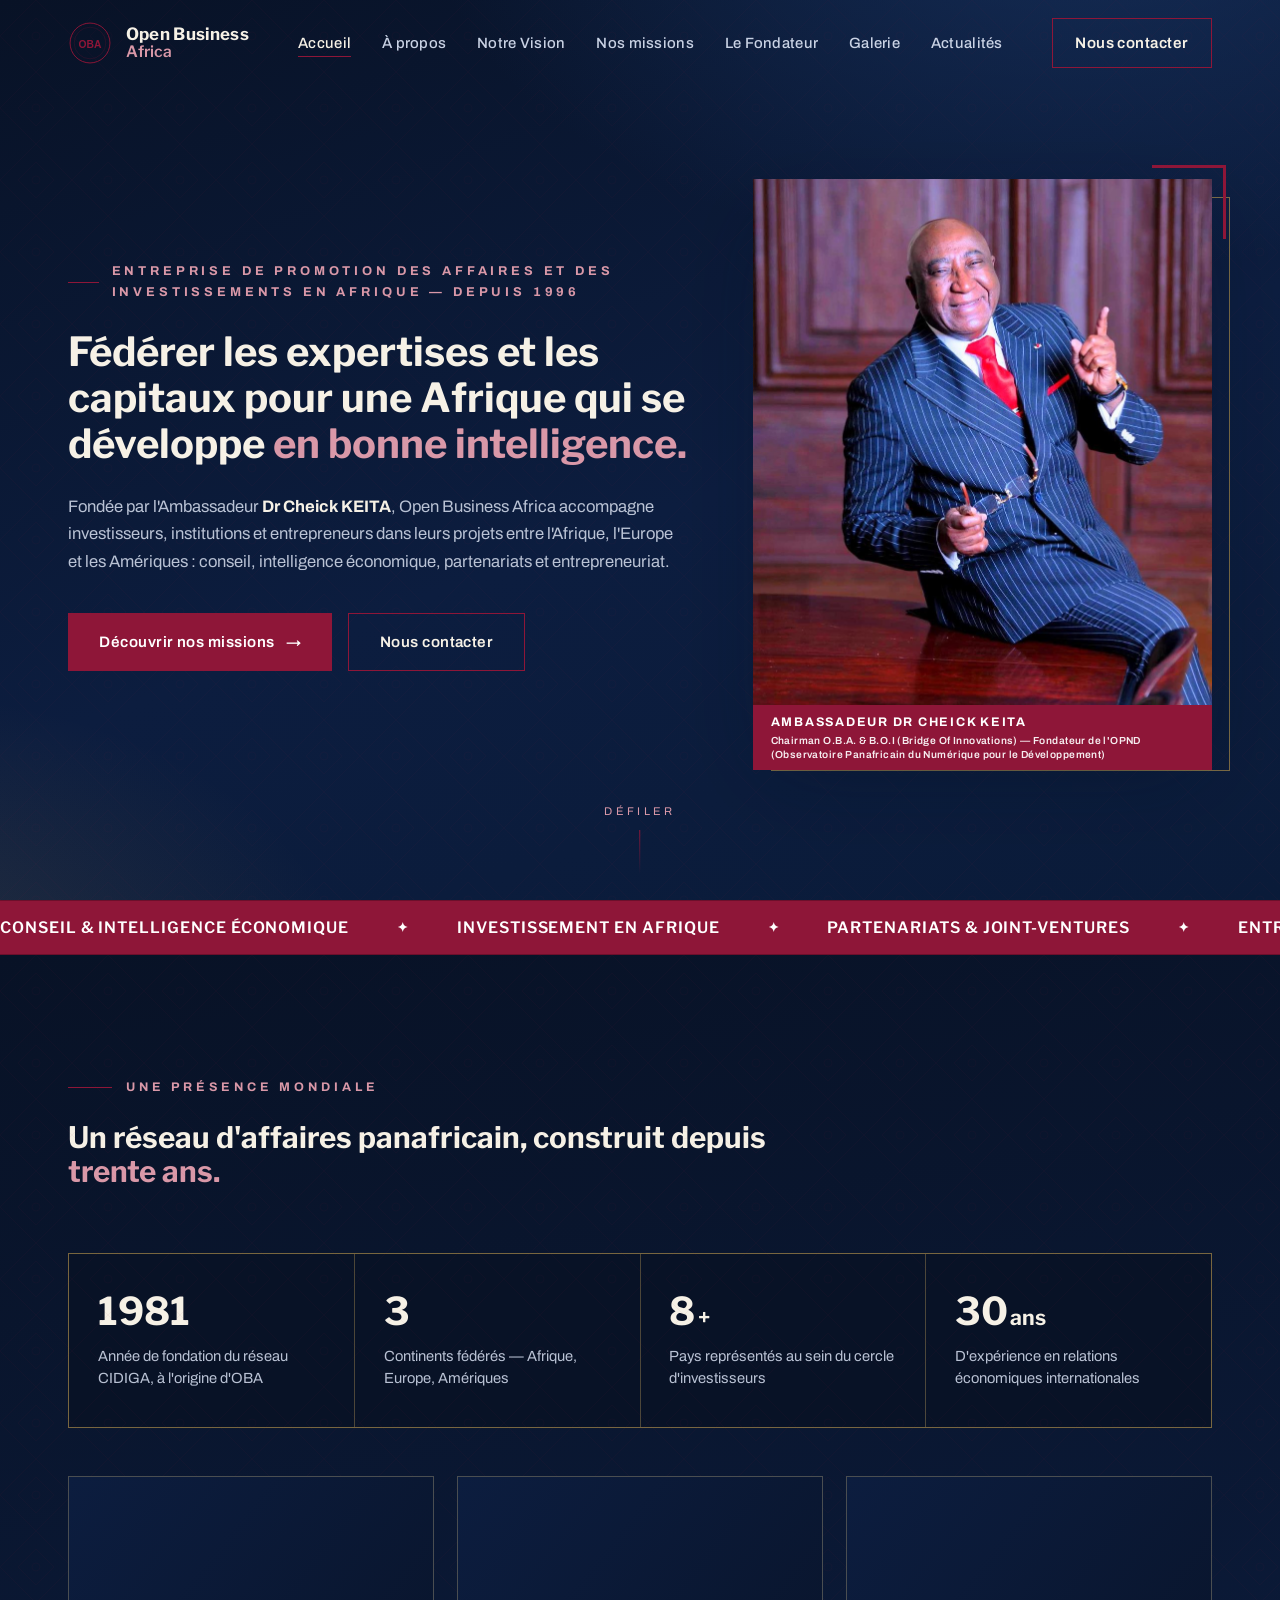
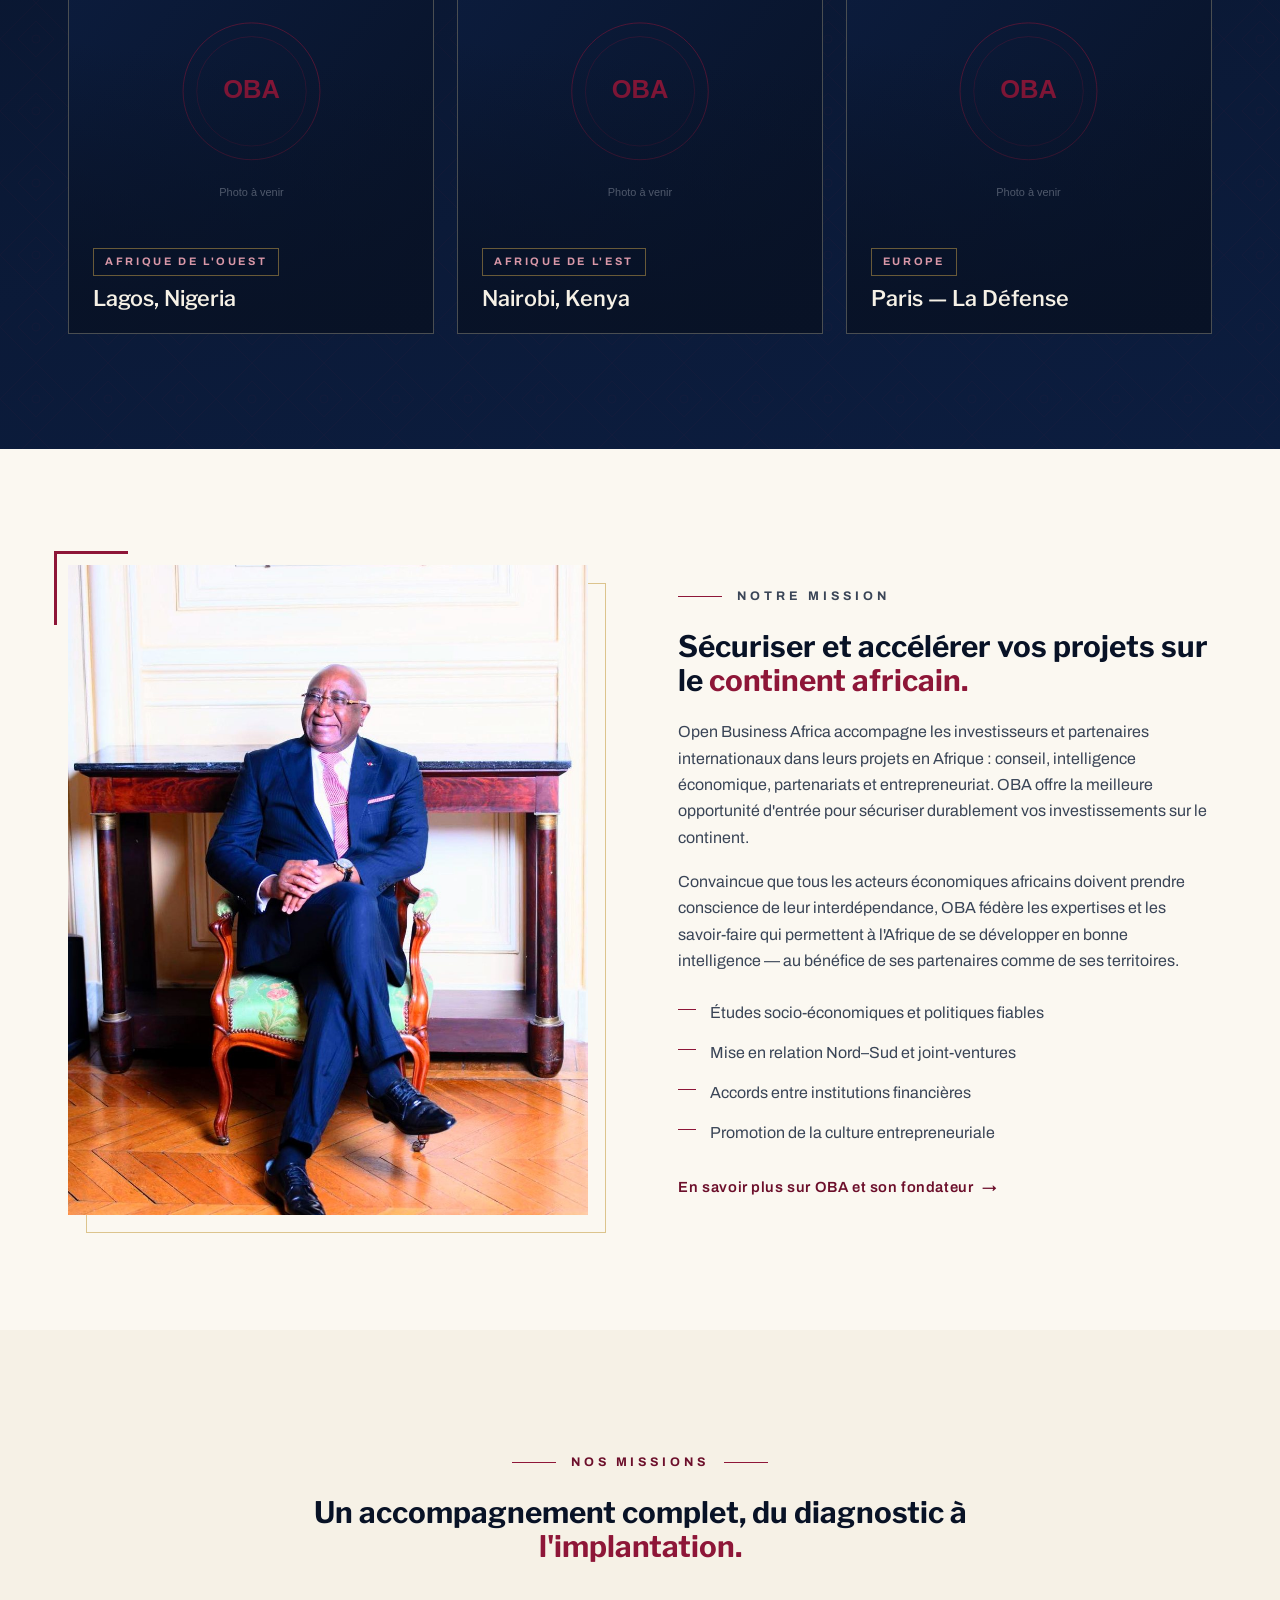
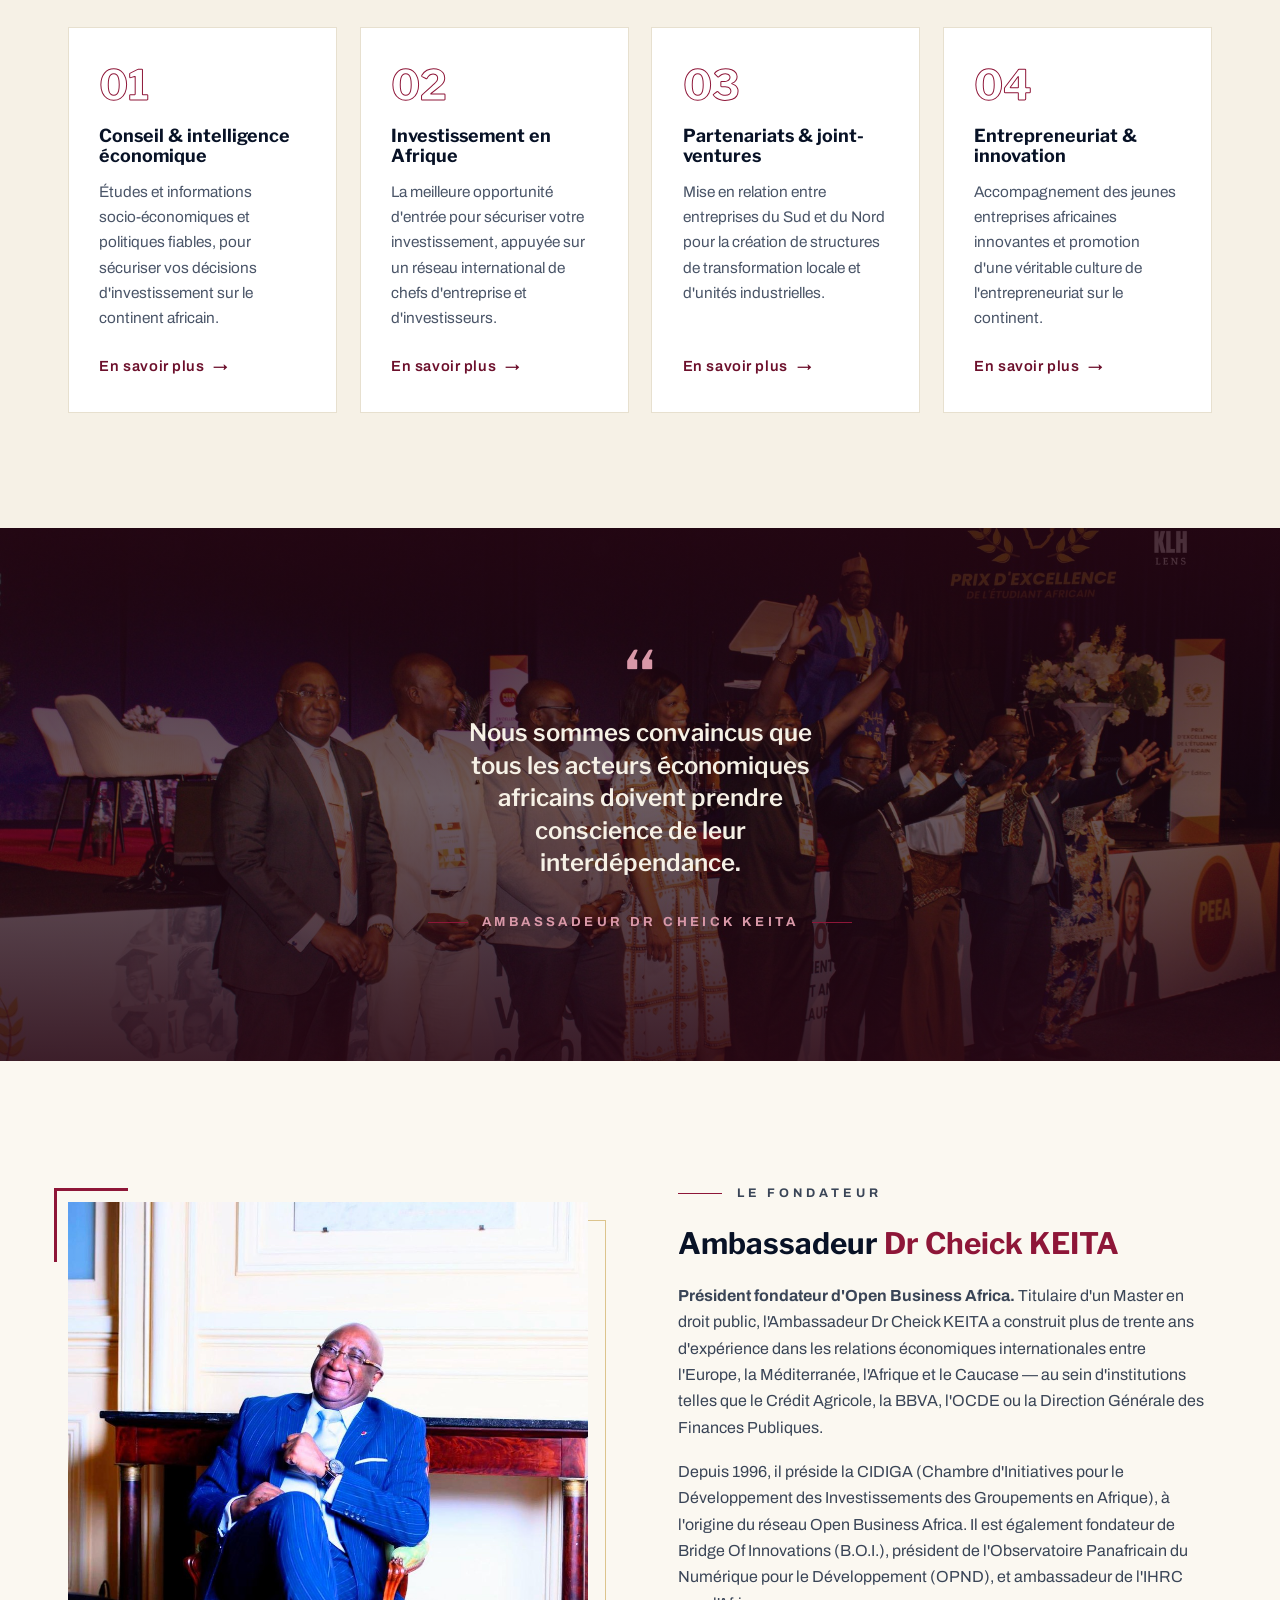
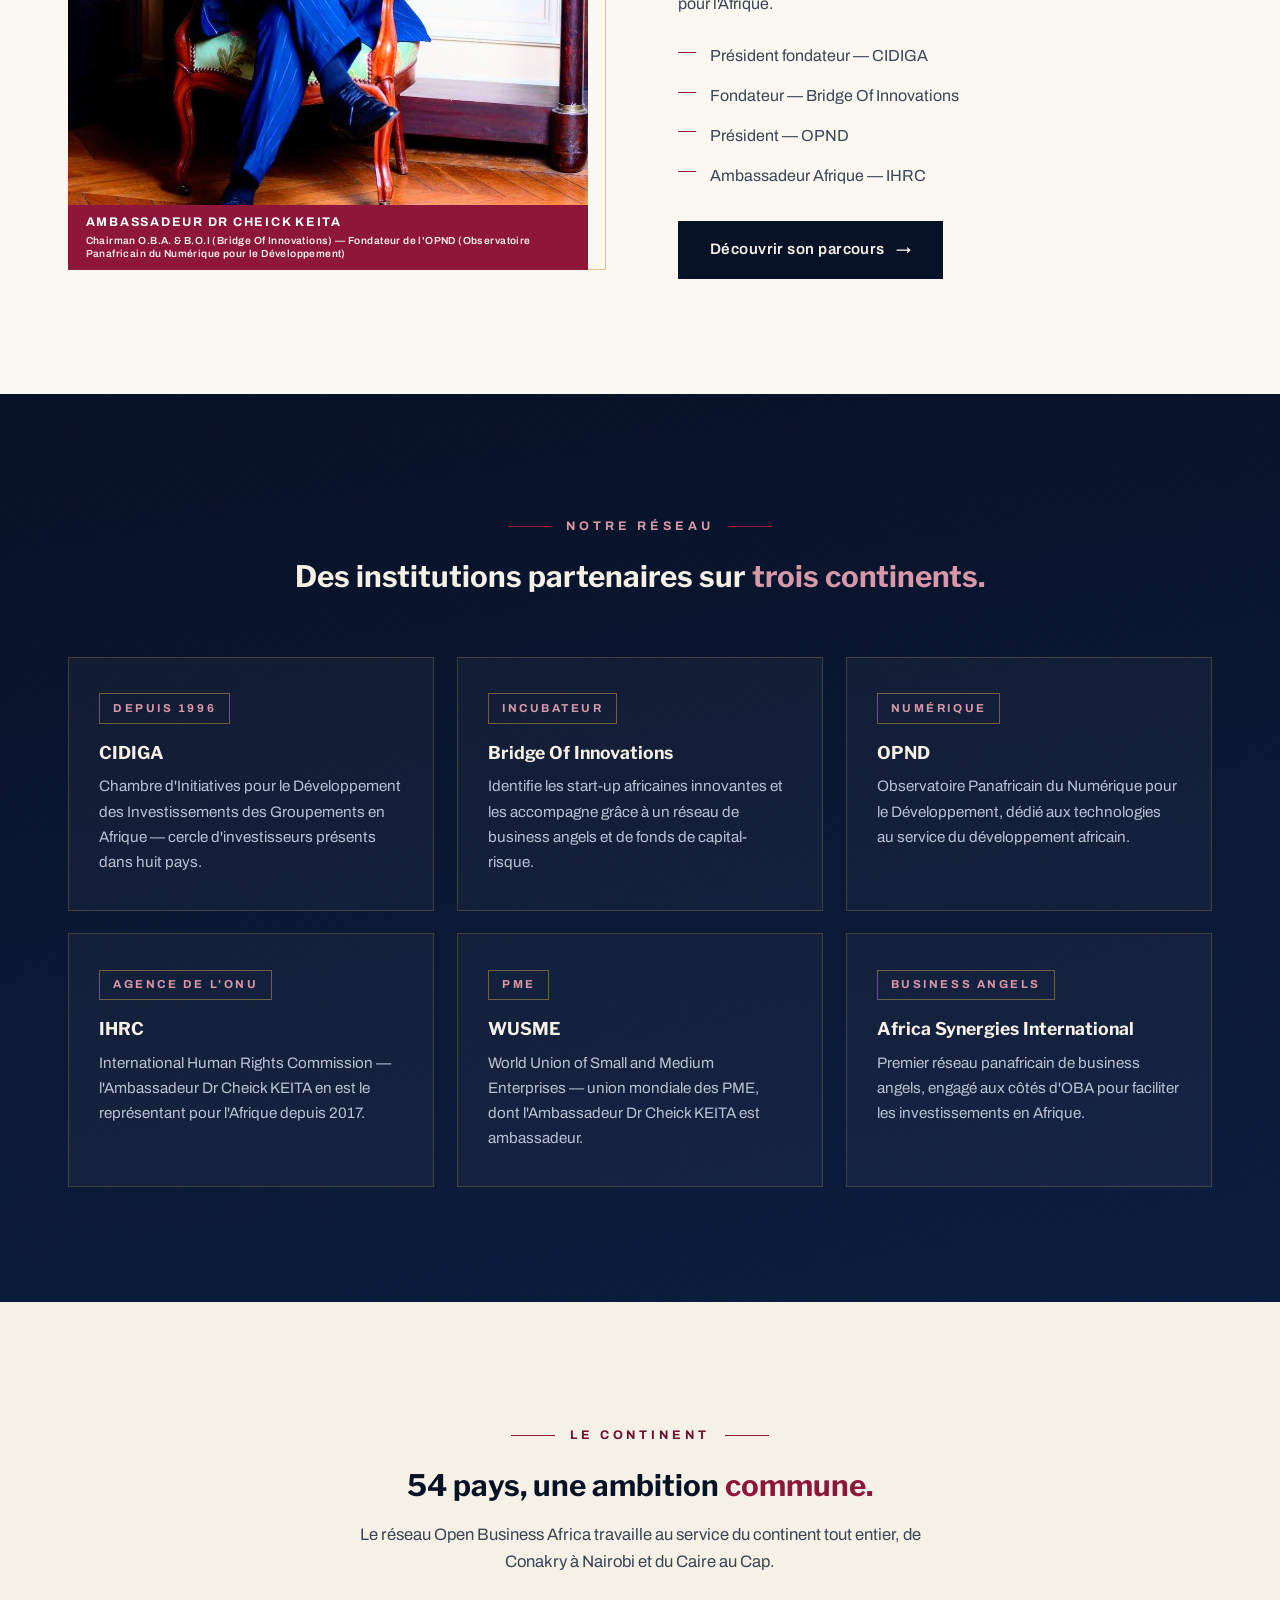
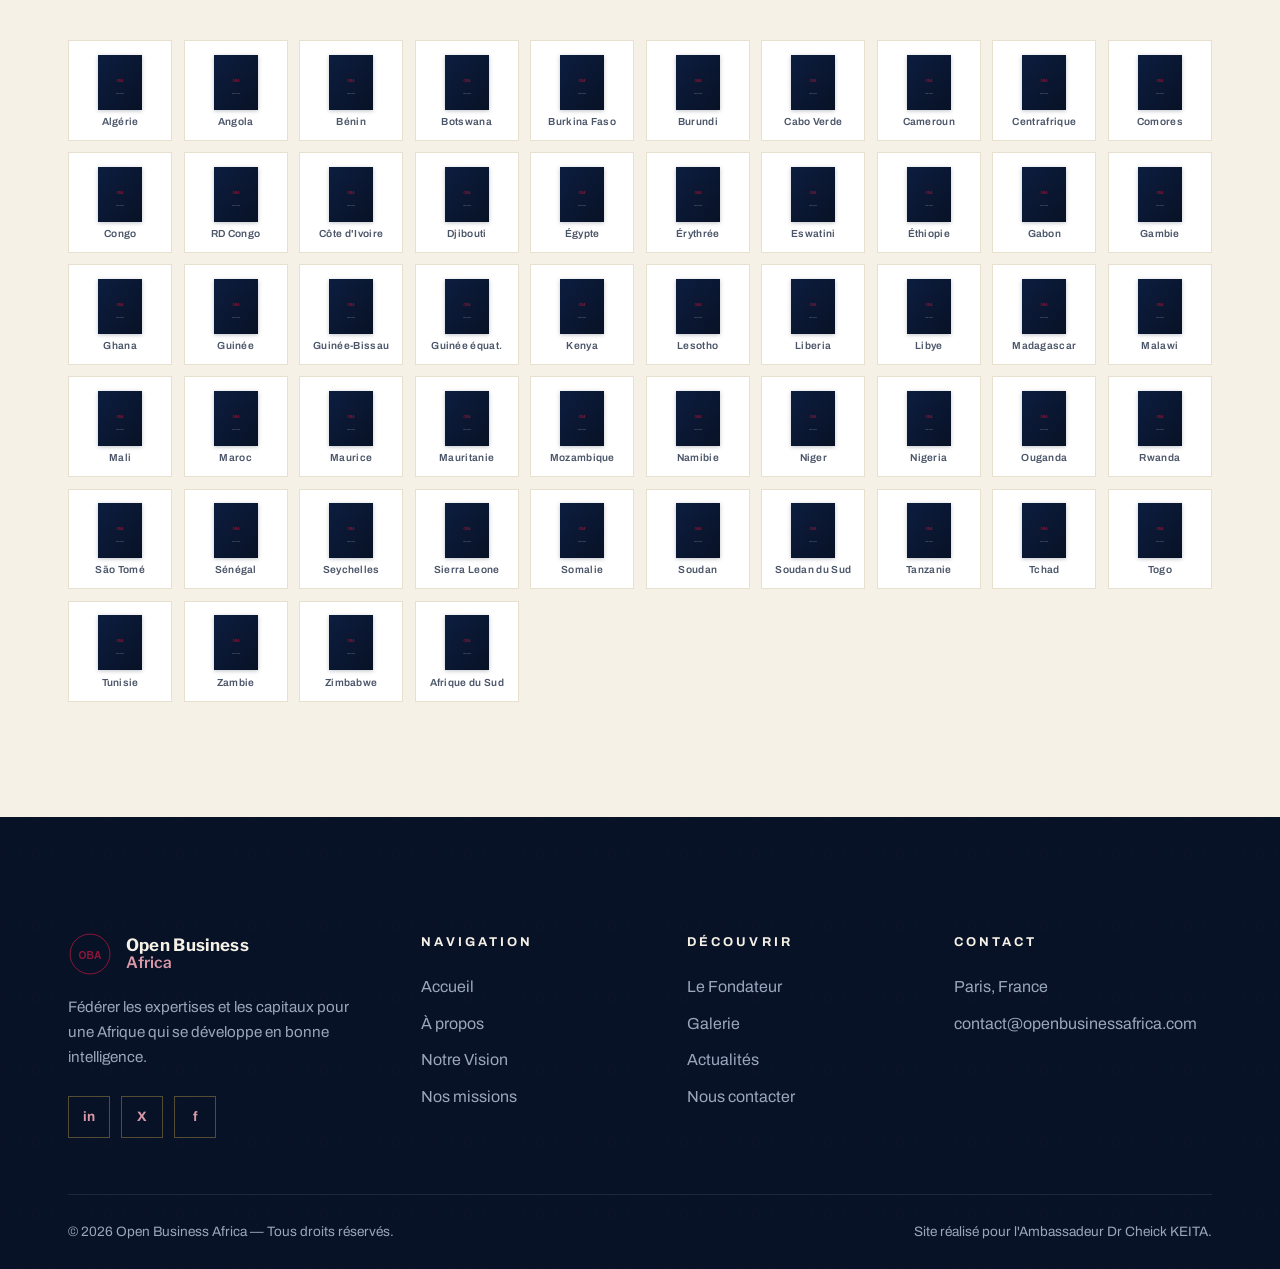
<file: index.html>
<!DOCTYPE html>
<html lang="fr">
<head>
<meta charset="UTF-8">
<meta name="viewport" content="width=device-width, initial-scale=1.0">
<title>Open Business Africa — Entreprise de promotion des affaires et des investissements en Afrique</title>
<meta name="description" content="Open Business Africa (OBA), fondée par l'Ambassadeur Dr Cheick KEITA, accompagne investisseurs, institutions et entrepreneurs dans leurs projets en Afrique : conseil, intelligence économique, partenariats et entrepreneuriat.">
<meta name="theme-color" content="#081226">
<meta property="og:title" content="Open Business Africa — Entreprise de promotion des affaires et des investissements en Afrique">
<meta property="og:description" content="Fédérer les expertises et les capitaux pour une Afrique qui se développe en bonne intelligence.">
<meta property="og:type" content="website">
<meta property="og:locale" content="fr_FR">
<link rel="preconnect" href="https://fonts.googleapis.com">
<link rel="preconnect" href="https://fonts.gstatic.com" crossorigin>
<link href="https://fonts.googleapis.com/css2?family=Libre+Franklin:wght@400;500;600;700;800&family=Archivo:wght@400;500;600;700&display=swap" rel="stylesheet">
<link rel="stylesheet" href="css/style.css">
</head>
<body id="top">

<!-- Préloader -->
<div class="preloader" id="preloader" aria-hidden="true">
  <svg viewBox="0 0 120 120" width="70" height="70">
    <circle cx="60" cy="60" r="52" fill="none" stroke="currentColor" stroke-width="1.5" opacity="0.3"/>
    <circle class="preloader__ring" cx="60" cy="60" r="52" fill="none" stroke="currentColor" stroke-width="1.5" stroke-dasharray="327" stroke-dashoffset="327"/>
    <text x="60" y="70" text-anchor="middle" font-family="Arial, sans-serif" font-size="26" font-weight="700" fill="currentColor">OBA</text>
  </svg>
</div>

<!-- Header -->
<header class="site-header" id="siteHeader">
  <div class="container site-header__inner">
    <a href="index.html" class="brand" aria-label="Open Business Africa — Accueil">
      <span class="brand__mark" aria-hidden="true">
        <svg viewBox="0 0 64 64" width="44" height="44">
          <circle cx="32" cy="32" r="29" fill="none" stroke="currentColor" stroke-width="1.4"/>
          <circle cx="32" cy="32" r="23" fill="none" stroke="currentColor" stroke-width="0.6" opacity="0.5"/>
          <text x="32" y="39" text-anchor="middle" font-family="Arial, sans-serif" font-size="15" font-weight="700" fill="currentColor">OBA</text>
        </svg>
      </span>
      <span class="brand__name"><strong>Open Business</strong><em>Africa</em></span>
    </a>
    <button class="nav-toggle" id="navToggle" aria-label="Menu" aria-expanded="false" aria-controls="mainNav">
      <span></span><span></span><span></span>
    </button>
    <nav class="main-nav" id="mainNav" aria-label="Navigation principale">
      <ul>
        <li><a href="index.html" aria-current="page">Accueil</a></li>
        <li><a href="about.html">À propos</a></li>
        <li><a href="vision.html">Notre Vision</a></li>
        <li><a href="services.html">Nos missions</a></li>
        <li><a href="fondateur.html">Le Fondateur</a></li>
        <li><a href="galerie.html">Galerie</a></li>
        <li><a href="actualites.html">Actualités</a></li>
        
      </ul>
    </nav>
    <a href="contact.html" class="btn btn--ghost nav-cta">Nous contacter</a>
  </div>
</header>

<!-- Hero -->
<section class="hero pattern-dark">
  <div class="africa-mark" aria-hidden="true"></div>
  <div class="container hero__grid" style="position:relative;z-index:3">
    <div class="reveal">
      <p class="hero__since">Entreprise de promotion des affaires et des investissements en Afrique — depuis 1996</p>
      <h1 class="h-hero on-dark">Fédérer les expertises et les capitaux pour une Afrique qui se développe <span class="gold-italic">en bonne intelligence.</span></h1>
      <p class="lead" style="margin-top:1.6rem">Fondée par l'Ambassadeur <strong style="color:var(--ivory)">Dr Cheick KEITA</strong>, Open Business Africa accompagne investisseurs, institutions et entrepreneurs dans leurs projets entre l'Afrique, l'Europe et les Amériques : conseil, intelligence économique, partenariats et entrepreneuriat.</p>
      <div class="hero__actions">
        <a href="services.html" class="btn">Découvrir nos missions <span class="arrow">→</span></a>
        <a href="contact.html" class="btn btn--ghost">Nous contacter</a>
      </div>
    </div>
    <figure class="frame frame--right hero__portrait reveal" data-delay="1">
      <img src="images/fondateur-boardroom.jpg" alt="L'Ambassadeur Dr Cheick KEITA, président fondateur d'Open Business Africa">
      <figcaption>Ambassadeur Dr Cheick KEITA<small>Chairman O.B.A. &amp; B.O.I (Bridge Of Innovations) — Fondateur de l'OPND (Observatoire Panafricain du Numérique pour le Développement)</small></figcaption>
    </figure>
  </div>
  <div class="hero__scroll" aria-hidden="true">Défiler</div>
</section>

<!-- Bandeau défilant -->
<div class="marquee" aria-hidden="true">
  <div class="marquee__track">
    <span>Conseil &amp; intelligence économique</span>
    <span>Investissement en Afrique</span>
    <span>Partenariats &amp; joint-ventures</span>
    <span>Entrepreneuriat &amp; innovation</span>
    <span>Afrique · Europe · Amériques</span>
    <span>Conseil &amp; intelligence économique</span>
    <span>Investissement en Afrique</span>
    <span>Partenariats &amp; joint-ventures</span>
    <span>Entrepreneuriat &amp; innovation</span>
    <span>Afrique · Europe · Amériques</span>
  </div>
</div>

<!-- Chiffres clés -->
<section class="section section--dark pattern-dark">
  <div class="container">
    <div class="section-head reveal">
      <p class="kicker">Une présence mondiale</p>
      <h2 class="h-section on-dark">Un réseau d'affaires panafricain, construit depuis <span class="gold-italic">trente ans.</span></h2>
    </div>
    <div class="stats reveal" data-delay="1">
      <div class="stat">
        <div class="stat__num"><span data-count="1996">0</span></div>
        <p class="stat__label">Année de fondation du réseau CIDIGA, à l'origine d'OBA</p>
      </div>
      <div class="stat">
        <div class="stat__num"><span data-count="3">0</span></div>
        <p class="stat__label">Continents fédérés — Afrique, Europe, Amériques</p>
      </div>
      <div class="stat">
        <div class="stat__num"><span data-count="8">0</span><span class="stat__suffix">+</span></div>
        <p class="stat__label">Pays représentés au sein du cercle d'investisseurs</p>
      </div>
      <div class="stat">
        <div class="stat__num"><span data-count="30">0</span><span class="stat__suffix">ans</span></div>
        <p class="stat__label">D'expérience en relations économiques internationales</p>
      </div>
    </div>
    <div class="city-grid">
      <figure class="city-card reveal">
        <img src="https://commons.wikimedia.org/wiki/Special:FilePath/Eko_Atlantic_%28Lagos%29_Skyline.jpg?width=1000" alt="Gratte-ciel d'Eko Atlantic, Lagos" loading="lazy">
        <figcaption class="city-card__label"><span class="region">Afrique de l'Ouest</span><strong>Lagos, Nigeria</strong></figcaption>
      </figure>
      <figure class="city-card reveal" data-delay="1">
        <img src="https://commons.wikimedia.org/wiki/Special:FilePath/Nairobi_City_County_Skyline.jpg?width=1000" alt="Skyline de Nairobi, Kenya" loading="lazy">
        <figcaption class="city-card__label"><span class="region">Afrique de l'Est</span><strong>Nairobi, Kenya</strong></figcaption>
      </figure>
      <figure class="city-card reveal" data-delay="2">
        <img src="https://commons.wikimedia.org/wiki/Special:FilePath/La_D%C3%A9fense_Skyline_%2836475934%29.jpg?width=1000" alt="Gratte-ciel de La Défense, Paris" loading="lazy">
        <figcaption class="city-card__label"><span class="region">Europe</span><strong>Paris — La Défense</strong></figcaption>
      </figure>
    </div>
  </div>
</section>

<!-- Mission -->
<section class="section">
  <div class="container split">
    <figure class="frame split__media reveal">
      <img src="images/fondateur-salon.jpg" alt="L'Ambassadeur Dr Cheick KEITA">
    </figure>
    <div class="split__body reveal" data-delay="1">
      <p class="kicker">Notre mission</p>
      <h2 class="h-section">Sécuriser et accélérer vos projets sur le <span class="gold-italic">continent africain.</span></h2>
      <p>Open Business Africa accompagne les investisseurs et partenaires internationaux dans leurs projets en Afrique : conseil, intelligence économique, partenariats et entrepreneuriat. OBA offre la meilleure opportunité d'entrée pour sécuriser durablement vos investissements sur le continent.</p>
      <p>Convaincue que tous les acteurs économiques africains doivent prendre conscience de leur interdépendance, OBA fédère les expertises et les savoir-faire qui permettent à l'Afrique de se développer en bonne intelligence — au bénéfice de ses partenaires comme de ses territoires.</p>
      <ul class="gold-list">
        <li>Études socio-économiques et politiques fiables</li>
        <li>Mise en relation Nord–Sud et joint-ventures</li>
        <li>Accords entre institutions financières</li>
        <li>Promotion de la culture entrepreneuriale</li>
      </ul>
      <a href="about.html" class="text-link" style="margin-top:1.8rem">En savoir plus sur OBA et son fondateur <span class="arrow">→</span></a>
    </div>
  </div>
</section>

<!-- Missions (4 piliers) -->
<section class="section section--ivory">
  <div class="container">
    <div class="section-head section-head--center reveal">
      <p class="kicker kicker--center">Nos missions</p>
      <h2 class="h-section">Un accompagnement complet, du diagnostic à <span class="gold-italic">l'implantation.</span></h2>
    </div>
    <div class="pillars">
      <article class="pillar reveal">
        <span class="pillar__num">01</span>
        <h3>Conseil &amp; intelligence économique</h3>
        <p>Études et informations socio-économiques et politiques fiables, pour sécuriser vos décisions d'investissement sur le continent africain.</p>
        <a href="services.html" class="text-link">En savoir plus <span class="arrow">→</span></a>
      </article>
      <article class="pillar reveal" data-delay="1">
        <span class="pillar__num">02</span>
        <h3>Investissement en Afrique</h3>
        <p>La meilleure opportunité d'entrée pour sécuriser votre investissement, appuyée sur un réseau international de chefs d'entreprise et d'investisseurs.</p>
        <a href="services.html" class="text-link">En savoir plus <span class="arrow">→</span></a>
      </article>
      <article class="pillar reveal" data-delay="2">
        <span class="pillar__num">03</span>
        <h3>Partenariats &amp; joint-ventures</h3>
        <p>Mise en relation entre entreprises du Sud et du Nord pour la création de structures de transformation locale et d'unités industrielles.</p>
        <a href="services.html" class="text-link">En savoir plus <span class="arrow">→</span></a>
      </article>
      <article class="pillar reveal" data-delay="3">
        <span class="pillar__num">04</span>
        <h3>Entrepreneuriat &amp; innovation</h3>
        <p>Accompagnement des jeunes entreprises africaines innovantes et promotion d'une véritable culture de l'entrepreneuriat sur le continent.</p>
        <a href="services.html" class="text-link">En savoir plus <span class="arrow">→</span></a>
      </article>
    </div>
  </div>
</section>

<!-- Citation -->
<section class="quote-band">
  <div class="quote-band__img" aria-hidden="true">
    <img src="images/peea-scene.jpg" alt="">
  </div>
  <blockquote class="reveal">Nous sommes convaincus que tous les acteurs économiques africains doivent prendre conscience de leur interdépendance.</blockquote>
  <cite class="reveal" data-delay="1">Ambassadeur Dr Cheick KEITA</cite>
</section>

<!-- Le fondateur -->
<section class="section">
  <div class="container split split--rev">
    <div class="split__body reveal">
      <p class="kicker">Le fondateur</p>
      <h2 class="h-section">Ambassadeur <span class="gold-italic">Dr Cheick KEITA</span></h2>
      <p><strong>Président fondateur d'Open Business Africa.</strong> Titulaire d'un Master en droit public, l'Ambassadeur Dr Cheick KEITA a construit plus de trente ans d'expérience dans les relations économiques internationales entre l'Europe, la Méditerranée, l'Afrique et le Caucase — au sein d'institutions telles que le Crédit Agricole, la BBVA, l'OCDE ou la Direction Générale des Finances Publiques.</p>
      <p>Depuis 1996, il préside la CIDIGA (Chambre d'Initiatives pour le Développement des Investissements des Groupements en Afrique), à l'origine du réseau Open Business Africa. Il est également fondateur de Bridge Of Innovations (B.O.I.), président de l'Observatoire Panafricain du Numérique pour le Développement (OPND), et ambassadeur de l'IHRC pour l'Afrique.</p>
      <ul class="gold-list">
        <li>Président fondateur — CIDIGA</li>
        <li>Fondateur — Bridge Of Innovations</li>
        <li>Président — OPND</li>
        <li>Ambassadeur Afrique — IHRC</li>
      </ul>
      <a href="fondateur.html" class="btn btn--dark" style="margin-top:2rem">Découvrir son parcours <span class="arrow">→</span></a>
    </div>
    <figure class="frame split__media reveal" data-delay="1">
      <img src="images/fondateur-portrait.jpg" alt="Portrait de l'Ambassadeur Dr Cheick KEITA">
      <figcaption>Ambassadeur Dr Cheick KEITA<small>Chairman O.B.A. &amp; B.O.I (Bridge Of Innovations) — Fondateur de l'OPND (Observatoire Panafricain du Numérique pour le Développement)</small></figcaption>
    </figure>
  </div>
</section>

<!-- Réseau -->
<section class="section section--dark pattern-dark">
  <div class="container">
    <div class="section-head section-head--center reveal">
      <p class="kicker kicker--center">Notre réseau</p>
      <h2 class="h-section on-dark">Des institutions partenaires sur <span class="gold-italic">trois continents.</span></h2>
    </div>
    <div class="grid-3">
      <article class="card card--dark reveal">
        <span class="card__tag">Depuis 1996</span>
        <h3 class="on-dark">CIDIGA</h3>
        <p>Chambre d'Initiatives pour le Développement des Investissements des Groupements en Afrique — cercle d'investisseurs présents dans huit pays.</p>
      </article>
      <article class="card card--dark reveal" data-delay="1">
        <span class="card__tag">Incubateur</span>
        <h3 class="on-dark">Bridge Of Innovations</h3>
        <p>Identifie les start-up africaines innovantes et les accompagne grâce à un réseau de business angels et de fonds de capital-risque.</p>
      </article>
      <article class="card card--dark reveal" data-delay="2">
        <span class="card__tag">Numérique</span>
        <h3 class="on-dark">OPND</h3>
        <p>Observatoire Panafricain du Numérique pour le Développement, dédié aux technologies au service du développement africain.</p>
      </article>
      <article class="card card--dark reveal">
        <span class="card__tag">Agence de l'ONU</span>
        <h3 class="on-dark">IHRC</h3>
        <p>International Human Rights Commission — l'Ambassadeur Dr Cheick KEITA en est le représentant pour l'Afrique depuis 2017.</p>
      </article>
      <article class="card card--dark reveal" data-delay="1">
        <span class="card__tag">PME</span>
        <h3 class="on-dark">WUSME</h3>
        <p>World Union of Small and Medium Enterprises — union mondiale des PME, dont l'Ambassadeur Dr Cheick KEITA est ambassadeur.</p>
      </article>
      <article class="card card--dark reveal" data-delay="2">
        <span class="card__tag">Business Angels</span>
        <h3 class="on-dark">Africa Synergies International</h3>
        <p>Premier réseau panafricain de business angels, engagé aux côtés d'OBA pour faciliter les investissements en Afrique.</p>
      </article>
    </div>
  </div>
</section>

<!-- Mur des drapeaux -->
<section class="section section--ivory">
  <div class="container">
    <div class="section-head section-head--center reveal">
      <p class="kicker kicker--center">Le continent</p>
      <h2 class="h-section">54 pays, une ambition <span class="gold-italic">commune.</span></h2>
      <p class="lead">Le réseau Open Business Africa travaille au service du continent tout entier, de Conakry à Nairobi et du Caire au Cap.</p>
    </div>
    <div class="flag-wall reveal" data-delay="1">
      <figure><img src="https://flagcdn.com/w80/dz.png" alt="Drapeau — Algérie" loading="lazy"><figcaption>Algérie</figcaption></figure>
      <figure><img src="https://flagcdn.com/w80/ao.png" alt="Drapeau — Angola" loading="lazy"><figcaption>Angola</figcaption></figure>
      <figure><img src="https://flagcdn.com/w80/bj.png" alt="Drapeau — Bénin" loading="lazy"><figcaption>Bénin</figcaption></figure>
      <figure><img src="https://flagcdn.com/w80/bw.png" alt="Drapeau — Botswana" loading="lazy"><figcaption>Botswana</figcaption></figure>
      <figure><img src="https://flagcdn.com/w80/bf.png" alt="Drapeau — Burkina Faso" loading="lazy"><figcaption>Burkina Faso</figcaption></figure>
      <figure><img src="https://flagcdn.com/w80/bi.png" alt="Drapeau — Burundi" loading="lazy"><figcaption>Burundi</figcaption></figure>
      <figure><img src="https://flagcdn.com/w80/cv.png" alt="Drapeau — Cabo Verde" loading="lazy"><figcaption>Cabo Verde</figcaption></figure>
      <figure><img src="https://flagcdn.com/w80/cm.png" alt="Drapeau — Cameroun" loading="lazy"><figcaption>Cameroun</figcaption></figure>
      <figure><img src="https://flagcdn.com/w80/cf.png" alt="Drapeau — Centrafrique" loading="lazy"><figcaption>Centrafrique</figcaption></figure>
      <figure><img src="https://flagcdn.com/w80/km.png" alt="Drapeau — Comores" loading="lazy"><figcaption>Comores</figcaption></figure>
      <figure><img src="https://flagcdn.com/w80/cg.png" alt="Drapeau — Congo" loading="lazy"><figcaption>Congo</figcaption></figure>
      <figure><img src="https://flagcdn.com/w80/cd.png" alt="Drapeau — RD Congo" loading="lazy"><figcaption>RD Congo</figcaption></figure>
      <figure><img src="https://flagcdn.com/w80/ci.png" alt="Drapeau — Côte d'Ivoire" loading="lazy"><figcaption>Côte d'Ivoire</figcaption></figure>
      <figure><img src="https://flagcdn.com/w80/dj.png" alt="Drapeau — Djibouti" loading="lazy"><figcaption>Djibouti</figcaption></figure>
      <figure><img src="https://flagcdn.com/w80/eg.png" alt="Drapeau — Égypte" loading="lazy"><figcaption>Égypte</figcaption></figure>
      <figure><img src="https://flagcdn.com/w80/er.png" alt="Drapeau — Érythrée" loading="lazy"><figcaption>Érythrée</figcaption></figure>
      <figure><img src="https://flagcdn.com/w80/sz.png" alt="Drapeau — Eswatini" loading="lazy"><figcaption>Eswatini</figcaption></figure>
      <figure><img src="https://flagcdn.com/w80/et.png" alt="Drapeau — Éthiopie" loading="lazy"><figcaption>Éthiopie</figcaption></figure>
      <figure><img src="https://flagcdn.com/w80/ga.png" alt="Drapeau — Gabon" loading="lazy"><figcaption>Gabon</figcaption></figure>
      <figure><img src="https://flagcdn.com/w80/gm.png" alt="Drapeau — Gambie" loading="lazy"><figcaption>Gambie</figcaption></figure>
      <figure><img src="https://flagcdn.com/w80/gh.png" alt="Drapeau — Ghana" loading="lazy"><figcaption>Ghana</figcaption></figure>
      <figure><img src="https://flagcdn.com/w80/gn.png" alt="Drapeau — Guinée" loading="lazy"><figcaption>Guinée</figcaption></figure>
      <figure><img src="https://flagcdn.com/w80/gw.png" alt="Drapeau — Guinée-Bissau" loading="lazy"><figcaption>Guinée-Bissau</figcaption></figure>
      <figure><img src="https://flagcdn.com/w80/gq.png" alt="Drapeau — Guinée équat." loading="lazy"><figcaption>Guinée équat.</figcaption></figure>
      <figure><img src="https://flagcdn.com/w80/ke.png" alt="Drapeau — Kenya" loading="lazy"><figcaption>Kenya</figcaption></figure>
      <figure><img src="https://flagcdn.com/w80/ls.png" alt="Drapeau — Lesotho" loading="lazy"><figcaption>Lesotho</figcaption></figure>
      <figure><img src="https://flagcdn.com/w80/lr.png" alt="Drapeau — Liberia" loading="lazy"><figcaption>Liberia</figcaption></figure>
      <figure><img src="https://flagcdn.com/w80/ly.png" alt="Drapeau — Libye" loading="lazy"><figcaption>Libye</figcaption></figure>
      <figure><img src="https://flagcdn.com/w80/mg.png" alt="Drapeau — Madagascar" loading="lazy"><figcaption>Madagascar</figcaption></figure>
      <figure><img src="https://flagcdn.com/w80/mw.png" alt="Drapeau — Malawi" loading="lazy"><figcaption>Malawi</figcaption></figure>
      <figure><img src="https://flagcdn.com/w80/ml.png" alt="Drapeau — Mali" loading="lazy"><figcaption>Mali</figcaption></figure>
      <figure><img src="https://flagcdn.com/w80/ma.png" alt="Drapeau — Maroc" loading="lazy"><figcaption>Maroc</figcaption></figure>
      <figure><img src="https://flagcdn.com/w80/mu.png" alt="Drapeau — Maurice" loading="lazy"><figcaption>Maurice</figcaption></figure>
      <figure><img src="https://flagcdn.com/w80/mr.png" alt="Drapeau — Mauritanie" loading="lazy"><figcaption>Mauritanie</figcaption></figure>
      <figure><img src="https://flagcdn.com/w80/mz.png" alt="Drapeau — Mozambique" loading="lazy"><figcaption>Mozambique</figcaption></figure>
      <figure><img src="https://flagcdn.com/w80/na.png" alt="Drapeau — Namibie" loading="lazy"><figcaption>Namibie</figcaption></figure>
      <figure><img src="https://flagcdn.com/w80/ne.png" alt="Drapeau — Niger" loading="lazy"><figcaption>Niger</figcaption></figure>
      <figure><img src="https://flagcdn.com/w80/ng.png" alt="Drapeau — Nigeria" loading="lazy"><figcaption>Nigeria</figcaption></figure>
      <figure><img src="https://flagcdn.com/w80/ug.png" alt="Drapeau — Ouganda" loading="lazy"><figcaption>Ouganda</figcaption></figure>
      <figure><img src="https://flagcdn.com/w80/rw.png" alt="Drapeau — Rwanda" loading="lazy"><figcaption>Rwanda</figcaption></figure>
      <figure><img src="https://flagcdn.com/w80/st.png" alt="Drapeau — São Tomé" loading="lazy"><figcaption>São Tomé</figcaption></figure>
      <figure><img src="https://flagcdn.com/w80/sn.png" alt="Drapeau — Sénégal" loading="lazy"><figcaption>Sénégal</figcaption></figure>
      <figure><img src="https://flagcdn.com/w80/sc.png" alt="Drapeau — Seychelles" loading="lazy"><figcaption>Seychelles</figcaption></figure>
      <figure><img src="https://flagcdn.com/w80/sl.png" alt="Drapeau — Sierra Leone" loading="lazy"><figcaption>Sierra Leone</figcaption></figure>
      <figure><img src="https://flagcdn.com/w80/so.png" alt="Drapeau — Somalie" loading="lazy"><figcaption>Somalie</figcaption></figure>
      <figure><img src="https://flagcdn.com/w80/sd.png" alt="Drapeau — Soudan" loading="lazy"><figcaption>Soudan</figcaption></figure>
      <figure><img src="https://flagcdn.com/w80/ss.png" alt="Drapeau — Soudan du Sud" loading="lazy"><figcaption>Soudan du Sud</figcaption></figure>
      <figure><img src="https://flagcdn.com/w80/tz.png" alt="Drapeau — Tanzanie" loading="lazy"><figcaption>Tanzanie</figcaption></figure>
      <figure><img src="https://flagcdn.com/w80/td.png" alt="Drapeau — Tchad" loading="lazy"><figcaption>Tchad</figcaption></figure>
      <figure><img src="https://flagcdn.com/w80/tg.png" alt="Drapeau — Togo" loading="lazy"><figcaption>Togo</figcaption></figure>
      <figure><img src="https://flagcdn.com/w80/tn.png" alt="Drapeau — Tunisie" loading="lazy"><figcaption>Tunisie</figcaption></figure>
      <figure><img src="https://flagcdn.com/w80/zm.png" alt="Drapeau — Zambie" loading="lazy"><figcaption>Zambie</figcaption></figure>
      <figure><img src="https://flagcdn.com/w80/zw.png" alt="Drapeau — Zimbabwe" loading="lazy"><figcaption>Zimbabwe</figcaption></figure>
      <figure><img src="https://flagcdn.com/w80/za.png" alt="Drapeau — Afrique du Sud" loading="lazy"><figcaption>Afrique du Sud</figcaption></figure>
    </div>
  </div>
</section>


<!-- Footer -->
<footer class="site-footer pattern-dark">
  <div class="container">
    <div class="footer-grid">
      <div class="footer-brand">
        <a href="index.html" class="brand">
          <span class="brand__mark" aria-hidden="true">
            <svg viewBox="0 0 64 64" width="44" height="44">
              <circle cx="32" cy="32" r="29" fill="none" stroke="currentColor" stroke-width="1.4"/>
              <text x="32" y="39" text-anchor="middle" font-family="Arial, sans-serif" font-size="15" font-weight="700" fill="currentColor">OBA</text>
            </svg>
          </span>
          <span class="brand__name"><strong>Open Business</strong><em>Africa</em></span>
        </a>
        <p>Fédérer les expertises et les capitaux pour une Afrique qui se développe en bonne intelligence.</p>
        <div class="socials">
          <a href="#" aria-label="LinkedIn">in</a>
          <a href="#" aria-label="X (Twitter)">X</a>
          <a href="#" aria-label="Facebook">f</a>
        </div>
      </div>
      <div>
        <h4>Navigation</h4>
        <ul>
          <li><a href="index.html">Accueil</a></li>
          <li><a href="about.html">À propos</a></li>
          <li><a href="vision.html">Notre Vision</a></li>
          <li><a href="services.html">Nos missions</a></li>
        </ul>
      </div>
      <div>
        <h4>Découvrir</h4>
        <ul>
          <li><a href="fondateur.html">Le Fondateur</a></li>
          <li><a href="galerie.html">Galerie</a></li>
          <li><a href="actualites.html">Actualités</a></li>
          <li><a href="contact.html">Nous contacter</a></li>
        </ul>
      </div>
      <div>
        <h4>Contact</h4>
        <ul>
          <li>Paris, France</li>
          <li><a href="mailto:contact@openbusinessafrica.com">contact@openbusinessafrica.com</a></li>
        </ul>
      </div>
    </div>
    <div class="footer-bottom">
      <p>© <span data-year>2026</span> Open Business Africa — Tous droits réservés.</p>
      <p>Site réalisé pour l'Ambassadeur Dr Cheick KEITA.</p>
    </div>
  </div>
</footer>

<a href="#top" class="to-top" id="toTop" aria-label="Revenir en haut">↑</a>

<script src="js/script.js"></script>
</body>
</html>
</file>
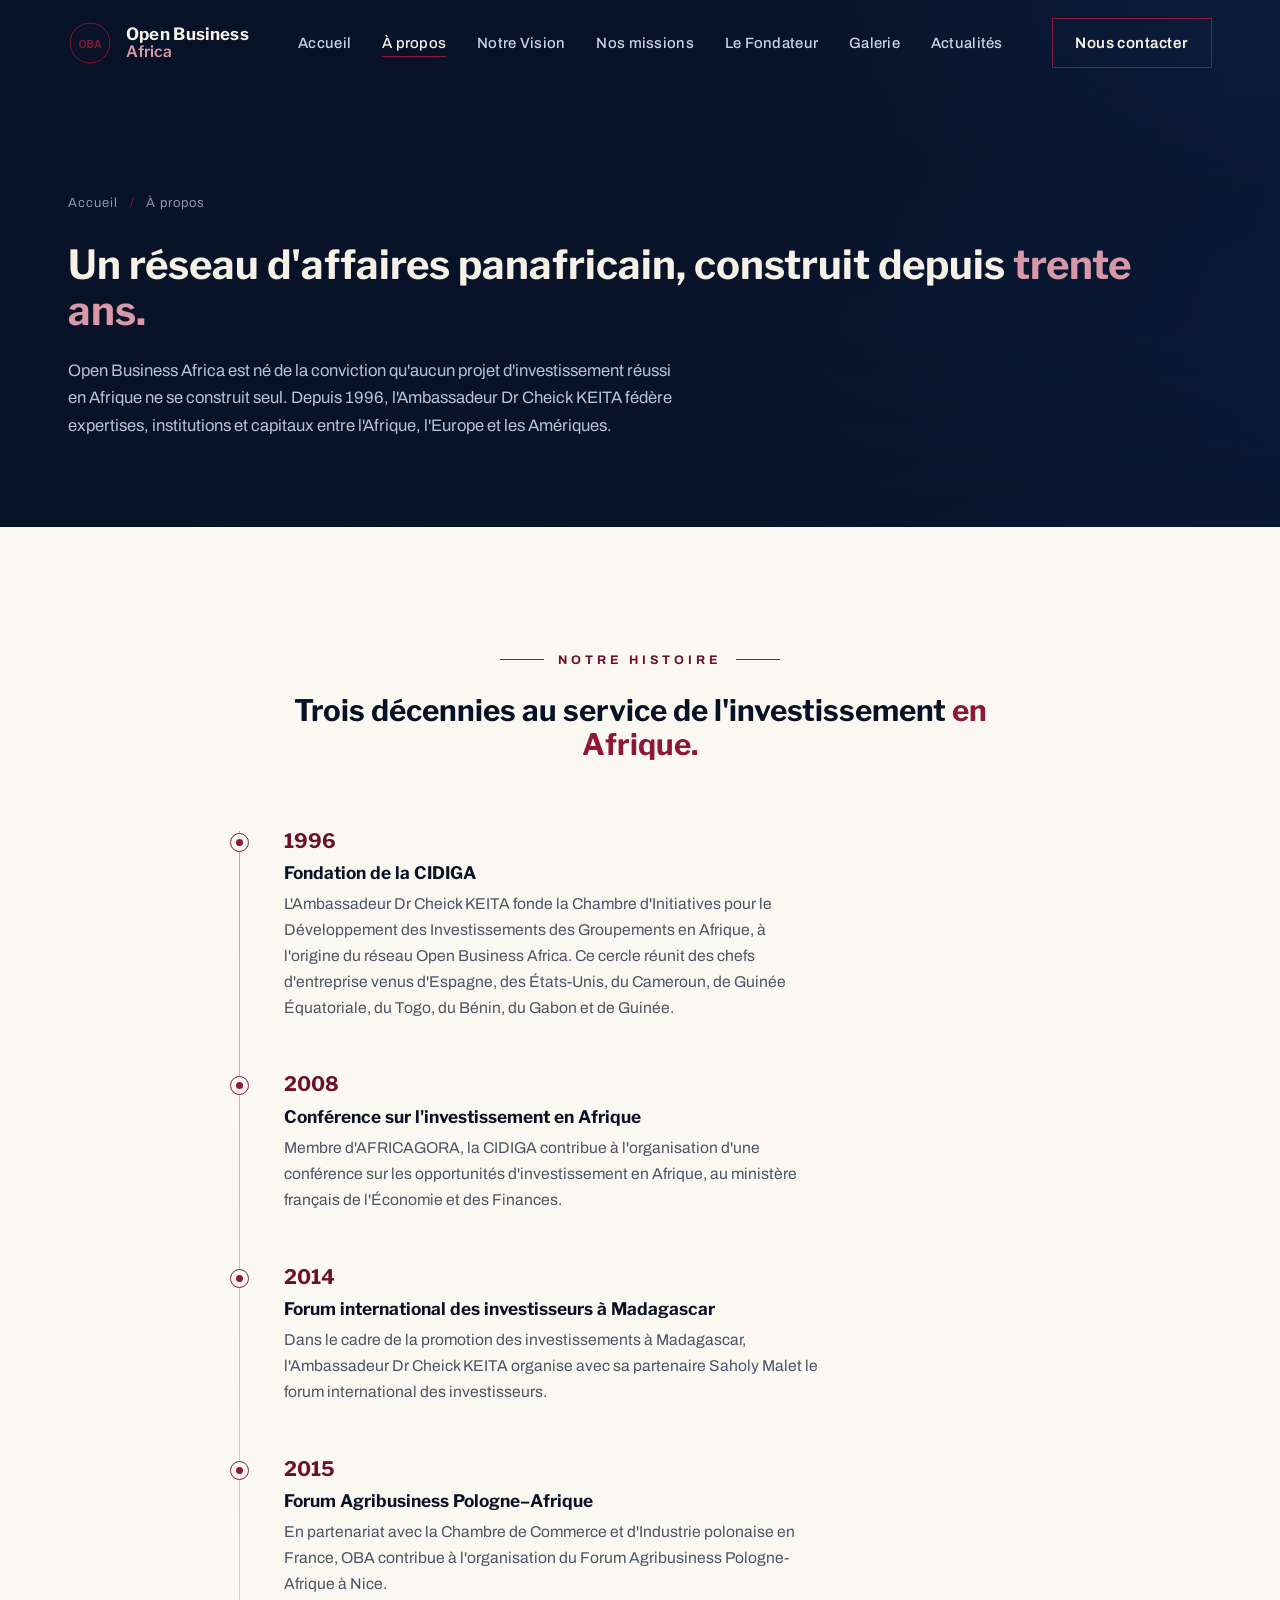
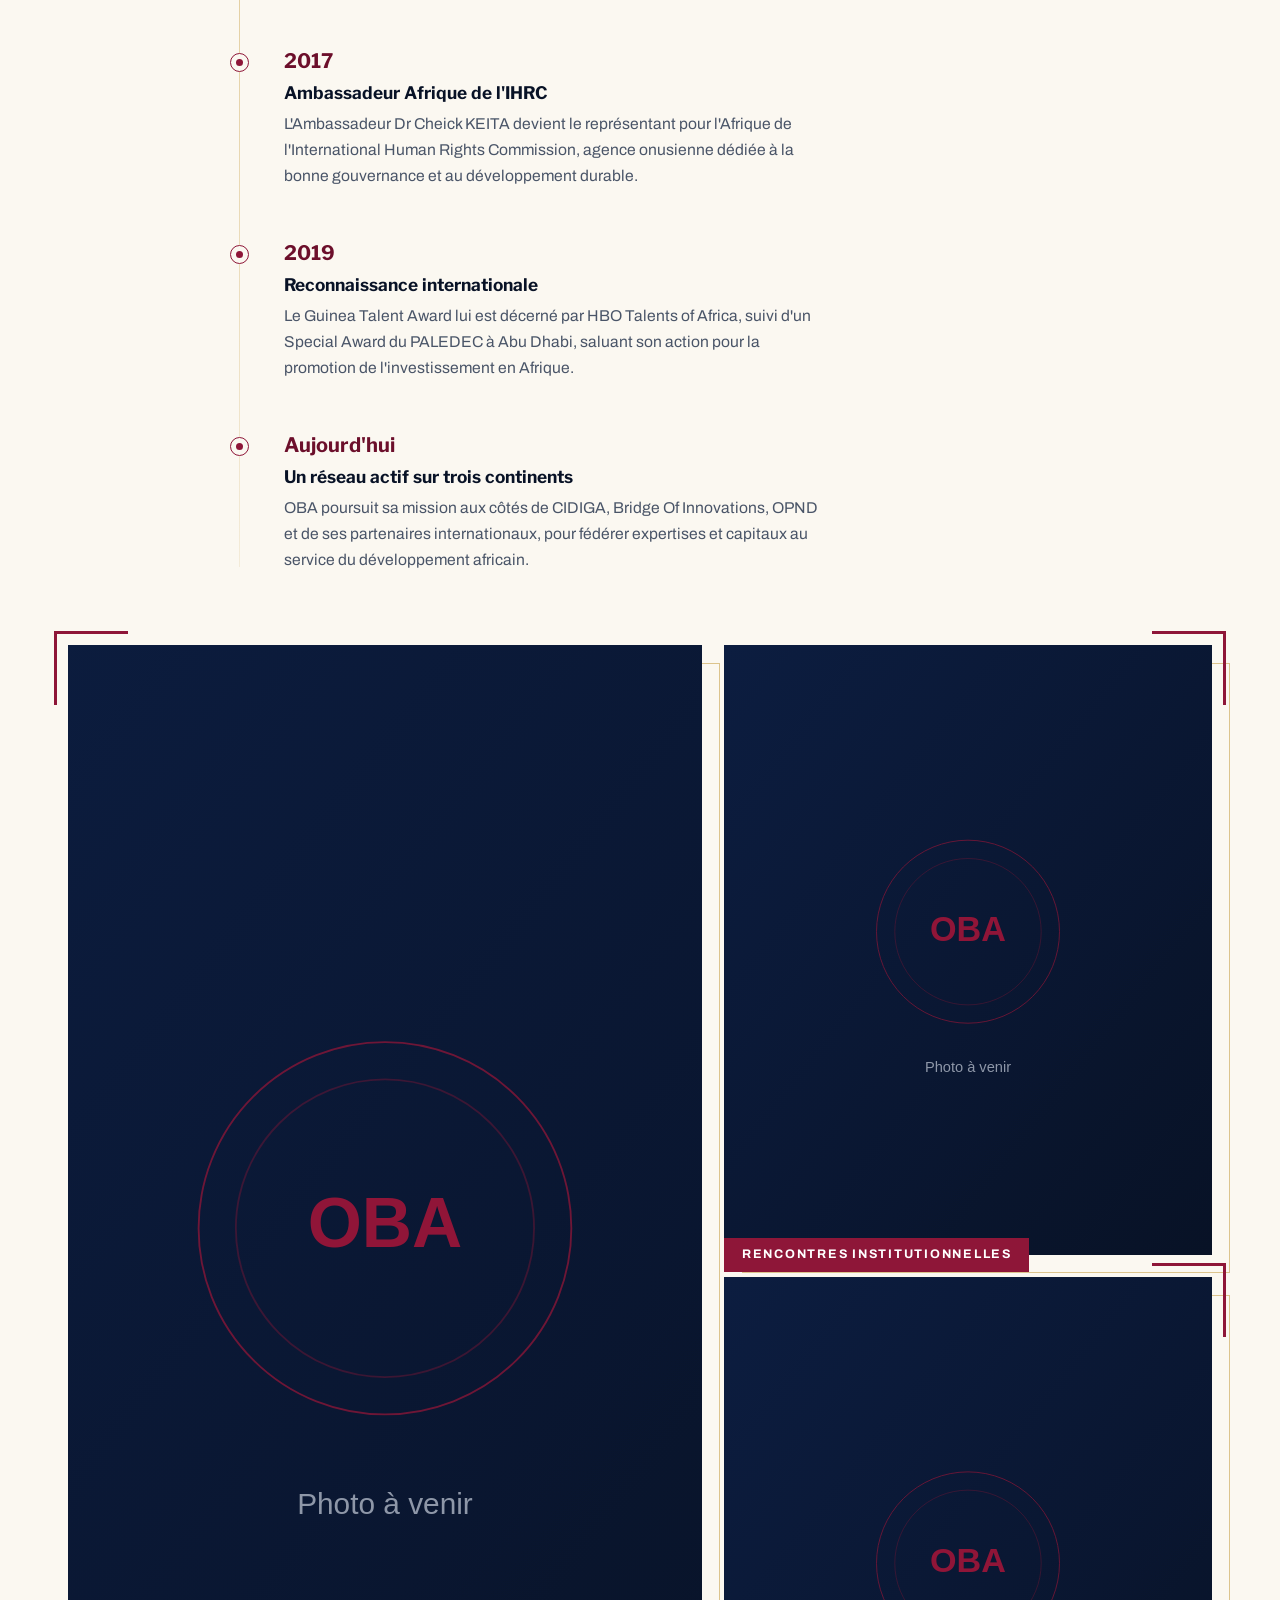
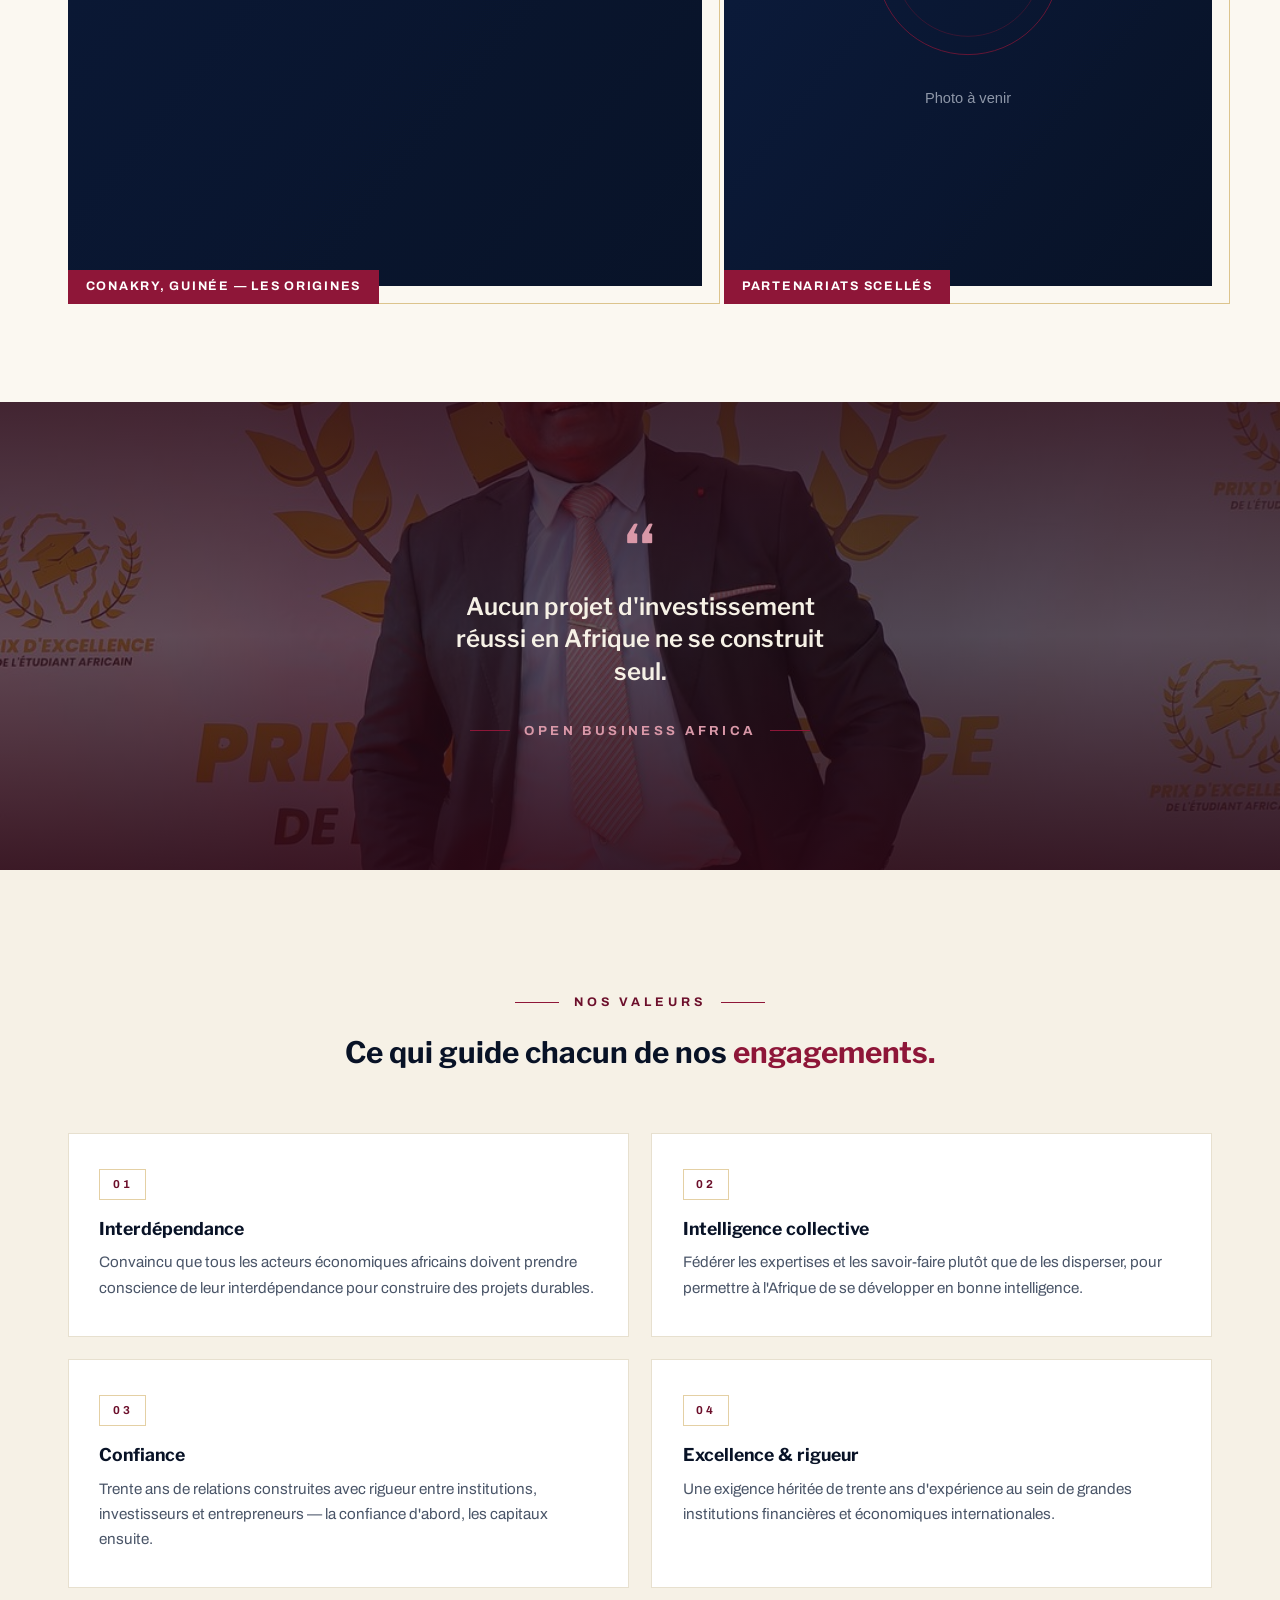
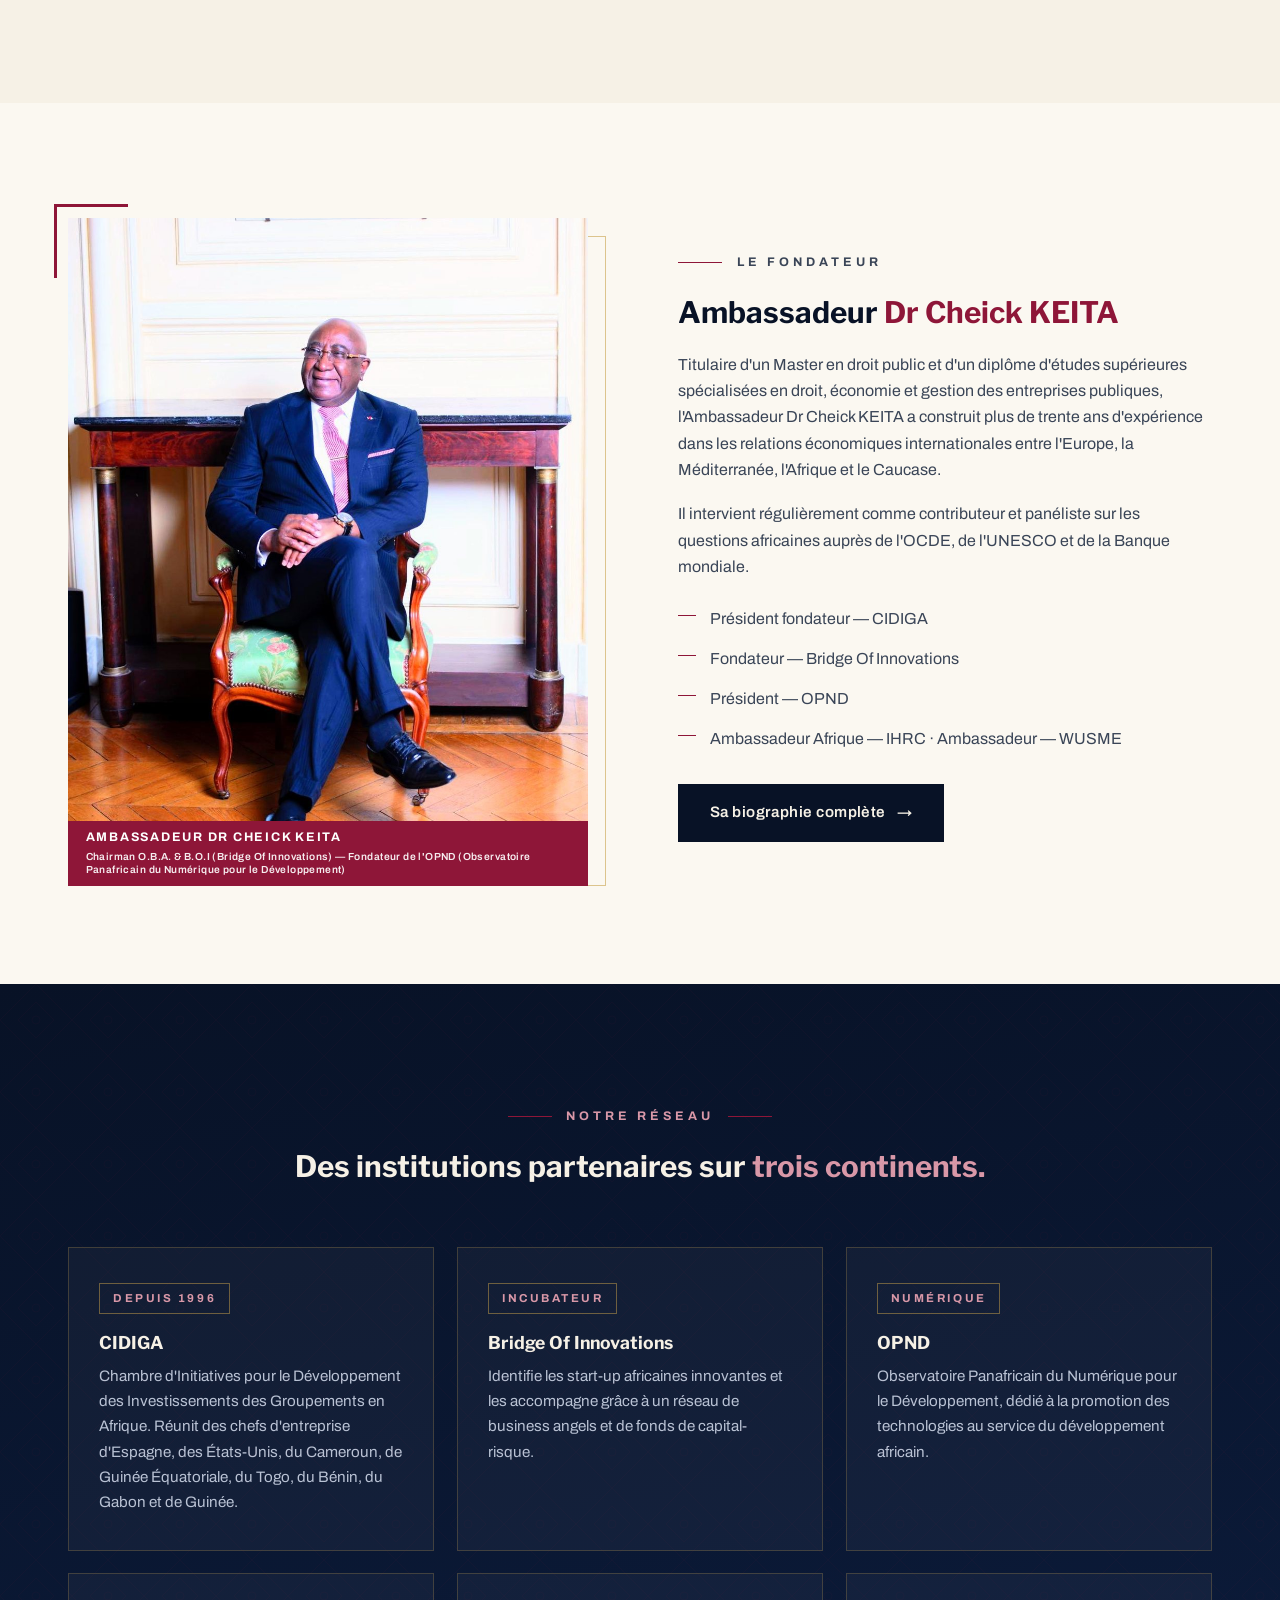
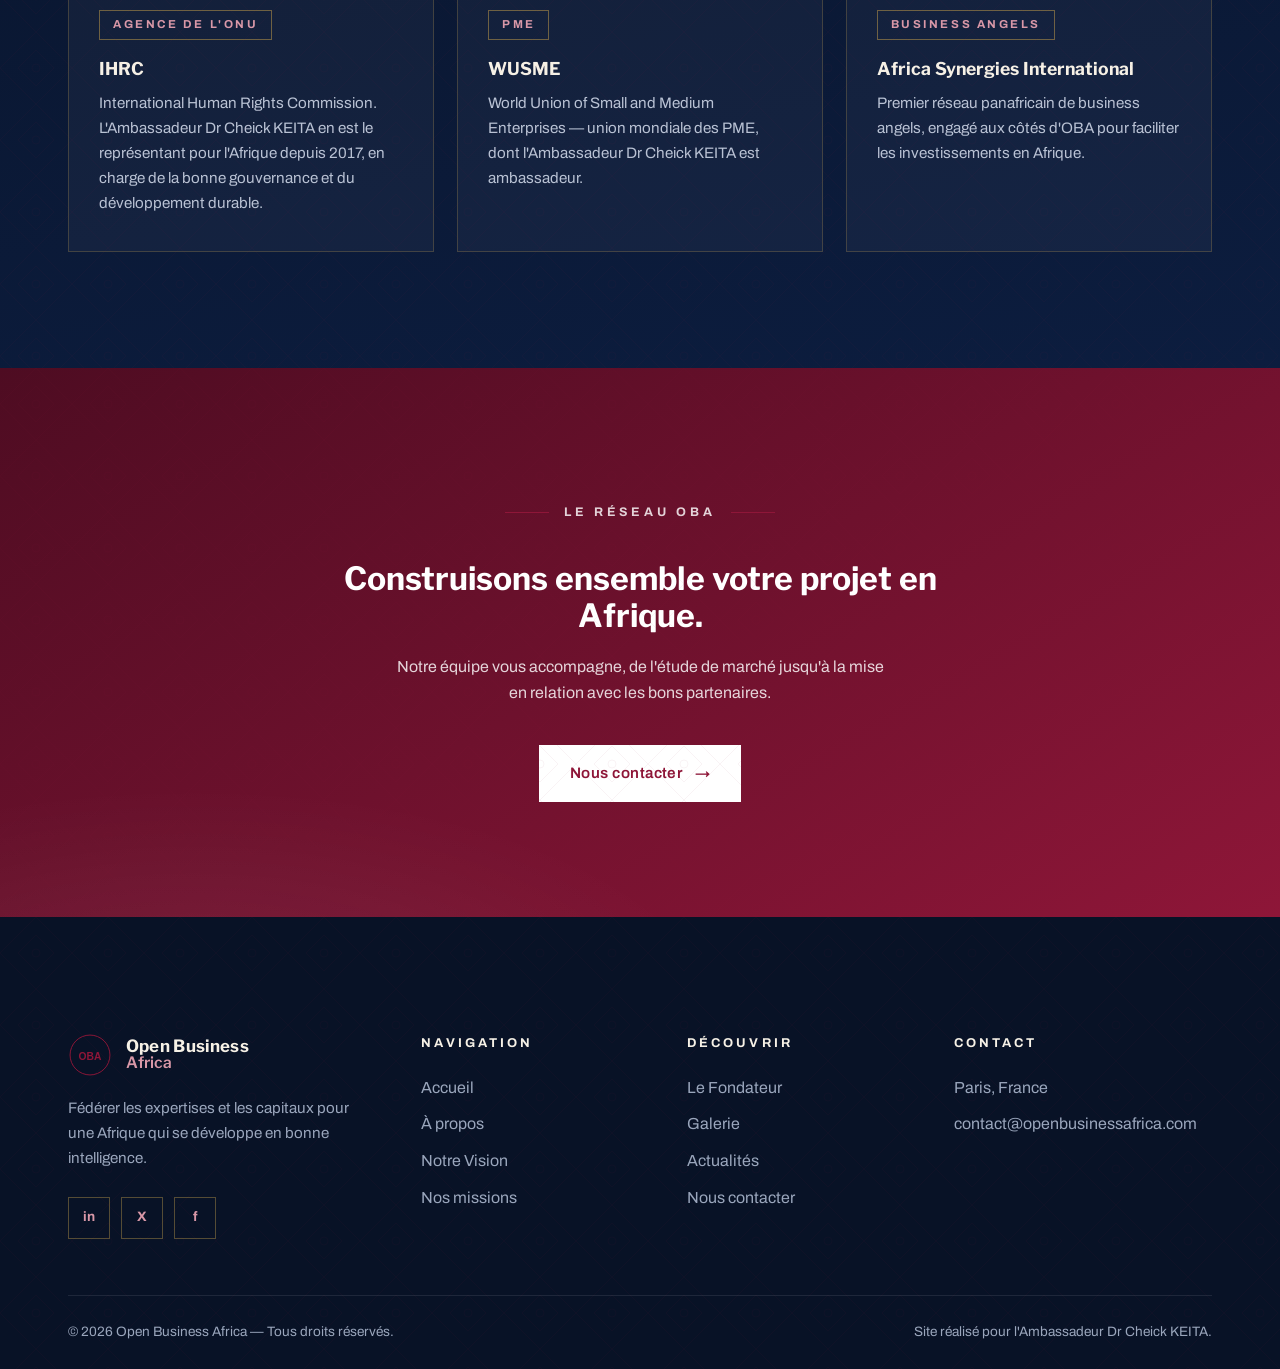
<file: about.html>
<!DOCTYPE html>
<html lang="fr">
<head>
<meta charset="UTF-8">
<meta name="viewport" content="width=device-width, initial-scale=1.0">
<title>À propos — Open Business Africa</title>
<meta name="description" content="L'histoire, les valeurs et le réseau d'Open Business Africa : trente ans au service de l'investissement en Afrique.">
<meta name="theme-color" content="#081226">
<meta property="og:title" content="À propos — Open Business Africa">
<meta property="og:description" content="L'histoire, les valeurs et le réseau d'Open Business Africa : trente ans au service de l'investissement en Afrique.">
<meta property="og:type" content="website">
<meta property="og:locale" content="fr_FR">
<link rel="preconnect" href="https://fonts.googleapis.com">
<link rel="preconnect" href="https://fonts.gstatic.com" crossorigin>
<link href="https://fonts.googleapis.com/css2?family=Libre+Franklin:wght@400;500;600;700;800&family=Archivo:wght@400;500;600;700&display=swap" rel="stylesheet">
<link rel="stylesheet" href="css/style.css">
</head>
<body id="top">

<div class="preloader" id="preloader" aria-hidden="true">
  <svg viewBox="0 0 120 120" width="70" height="70">
    <circle cx="60" cy="60" r="52" fill="none" stroke="currentColor" stroke-width="1.5" opacity="0.3"/>
    <circle class="preloader__ring" cx="60" cy="60" r="52" fill="none" stroke="currentColor" stroke-width="1.5" stroke-dasharray="327" stroke-dashoffset="327"/>
    <text x="60" y="70" text-anchor="middle" font-family="Arial, sans-serif" font-size="26" font-weight="700" fill="currentColor">OBA</text>
  </svg>
</div>

<header class="site-header" id="siteHeader">
  <div class="container site-header__inner">
    <a href="index.html" class="brand" aria-label="Open Business Africa — Accueil">
      <span class="brand__mark" aria-hidden="true">
        <svg viewBox="0 0 64 64" width="44" height="44">
          <circle cx="32" cy="32" r="29" fill="none" stroke="currentColor" stroke-width="1.4"/>
          <circle cx="32" cy="32" r="23" fill="none" stroke="currentColor" stroke-width="0.6" opacity="0.5"/>
          <text x="32" y="39" text-anchor="middle" font-family="Arial, sans-serif" font-size="15" font-weight="700" fill="currentColor">OBA</text>
        </svg>
      </span>
      <span class="brand__name"><strong>Open Business</strong><em>Africa</em></span>
    </a>
    <button class="nav-toggle" id="navToggle" aria-label="Menu" aria-expanded="false" aria-controls="mainNav">
      <span></span><span></span><span></span>
    </button>
    <nav class="main-nav" id="mainNav" aria-label="Navigation principale">
      <ul>
        <li><a href="index.html">Accueil</a></li>
        <li><a href="about.html" aria-current="page">À propos</a></li>
        <li><a href="vision.html">Notre Vision</a></li>
        <li><a href="services.html">Nos missions</a></li>
        <li><a href="fondateur.html">Le Fondateur</a></li>
        <li><a href="galerie.html">Galerie</a></li>
        <li><a href="actualites.html">Actualités</a></li>
      
      </ul>
    </nav>
    <a href="contact.html" class="btn btn--ghost nav-cta">Nous contacter</a>
  </div>
</header>

<section class="page-hero pattern-dark">
  <div class="page-hero__bg" aria-hidden="true" style="background-image:url('https://commons.wikimedia.org/wiki/Special:FilePath/Un_aper%C3%A7u_de_la_ville_de_conakry.jpg?width=1600')"></div>
  <div class="africa-mark" aria-hidden="true"></div>
  <div class="container">
    <nav class="breadcrumb" aria-label="Fil d'Ariane">
      <a href="index.html">Accueil</a><span class="sep">/</span><span>À propos</span>
    </nav>
    <div class="reveal">
      <h1 class="h-hero">Un réseau d'affaires panafricain, construit depuis <span class="gold-italic">trente ans.</span></h1>
      <p class="lead">Open Business Africa est né de la conviction qu'aucun projet d'investissement réussi en Afrique ne se construit seul. Depuis 1996, l'Ambassadeur Dr Cheick KEITA fédère expertises, institutions et capitaux entre l'Afrique, l'Europe et les Amériques.</p>
    </div>
  </div>
</section>

<!-- Histoire -->
<section class="section">
  <div class="container">
    <div class="section-head section-head--center reveal">
      <p class="kicker kicker--center">Notre histoire</p>
      <h2 class="h-section">Trois décennies au service de l'investissement <span class="gold-italic">en Afrique.</span></h2>
    </div>
    <div class="timeline">
      <div class="timeline__item reveal">
        <span class="timeline__year">1996</span>
        <h3>Fondation de la CIDIGA</h3>
        <p>L'Ambassadeur Dr Cheick KEITA fonde la Chambre d'Initiatives pour le Développement des Investissements des Groupements en Afrique, à l'origine du réseau Open Business Africa. Ce cercle réunit des chefs d'entreprise venus d'Espagne, des États-Unis, du Cameroun, de Guinée Équatoriale, du Togo, du Bénin, du Gabon et de Guinée.</p>
      </div>
      <div class="timeline__item reveal">
        <span class="timeline__year">2008</span>
        <h3>Conférence sur l'investissement en Afrique</h3>
        <p>Membre d'AFRICAGORA, la CIDIGA contribue à l'organisation d'une conférence sur les opportunités d'investissement en Afrique, au ministère français de l'Économie et des Finances.</p>
      </div>
      <div class="timeline__item reveal">
        <span class="timeline__year">2014</span>
        <h3>Forum international des investisseurs à Madagascar</h3>
        <p>Dans le cadre de la promotion des investissements à Madagascar, l'Ambassadeur Dr Cheick KEITA organise avec sa partenaire Saholy Malet le forum international des investisseurs.</p>
      </div>
      <div class="timeline__item reveal">
        <span class="timeline__year">2015</span>
        <h3>Forum Agribusiness Pologne–Afrique</h3>
        <p>En partenariat avec la Chambre de Commerce et d'Industrie polonaise en France, OBA contribue à l'organisation du Forum Agribusiness Pologne-Afrique à Nice.</p>
      </div>
      <div class="timeline__item reveal">
        <span class="timeline__year">2017</span>
        <h3>Ambassadeur Afrique de l'IHRC</h3>
        <p>L'Ambassadeur Dr Cheick KEITA devient le représentant pour l'Afrique de l'International Human Rights Commission, agence onusienne dédiée à la bonne gouvernance et au développement durable.</p>
      </div>
      <div class="timeline__item reveal">
        <span class="timeline__year">2019</span>
        <h3>Reconnaissance internationale</h3>
        <p>Le Guinea Talent Award lui est décerné par HBO Talents of Africa, suivi d'un Special Award du PALEDEC à Abu Dhabi, saluant son action pour la promotion de l'investissement en Afrique.</p>
      </div>
      <div class="timeline__item reveal">
        <span class="timeline__year">Aujourd'hui</span>
        <h3>Un réseau actif sur trois continents</h3>
        <p>OBA poursuit sa mission aux côtés de CIDIGA, Bridge Of Innovations, OPND et de ses partenaires internationaux, pour fédérer expertises et capitaux au service du développement africain.</p>
      </div>
    </div>

    <div class="photo-mosaic" style="margin-top:4.5rem">
      <figure class="frame reveal">
        <img src="https://commons.wikimedia.org/wiki/Special:FilePath/Un_aper%C3%A7u_de_la_ville_de_conakry.jpg?width=1200" alt="Vue de la ville de Conakry, Guinée" loading="lazy">
        <figcaption>Conakry, Guinée — les origines</figcaption>
      </figure>
      <div class="photo-mosaic__col">
        <figure class="frame frame--right reveal" data-delay="1">
          <img src="https://commons.wikimedia.org/wiki/Special:FilePath/Work_Meeting.jpg?width=900" alt="Réunion de travail — rencontres institutionnelles" loading="lazy">
          <figcaption>Rencontres institutionnelles</figcaption>
        </figure>
        <figure class="frame frame--right reveal" data-delay="2">
          <img src="https://commons.wikimedia.org/wiki/Special:FilePath/Business_man_and_woman_handshake_in_work_office.jpg?width=900" alt="Poignée de main — partenariats scellés" loading="lazy">
          <figcaption>Partenariats scellés</figcaption>
        </figure>
      </div>
    </div>
  </div>
</section>

<!-- Citation -->
<section class="quote-band">
  <div class="quote-band__img" aria-hidden="true"><img src="images/peea-vip.jpg" alt=""></div>
  <blockquote class="reveal">Aucun projet d'investissement réussi en Afrique ne se construit seul.</blockquote>
  <cite class="reveal" data-delay="1">Open Business Africa</cite>
</section>

<!-- Valeurs -->
<section class="section section--ivory">
  <div class="container">
    <div class="section-head section-head--center reveal">
      <p class="kicker kicker--center">Nos valeurs</p>
      <h2 class="h-section">Ce qui guide chacun de nos <span class="gold-italic">engagements.</span></h2>
    </div>
    <div class="grid-2">
      <article class="card reveal">
        <span class="card__tag">01</span>
        <h3>Interdépendance</h3>
        <p>Convaincu que tous les acteurs économiques africains doivent prendre conscience de leur interdépendance pour construire des projets durables.</p>
      </article>
      <article class="card reveal" data-delay="1">
        <span class="card__tag">02</span>
        <h3>Intelligence collective</h3>
        <p>Fédérer les expertises et les savoir-faire plutôt que de les disperser, pour permettre à l'Afrique de se développer en bonne intelligence.</p>
      </article>
      <article class="card reveal" data-delay="2">
        <span class="card__tag">03</span>
        <h3>Confiance</h3>
        <p>Trente ans de relations construites avec rigueur entre institutions, investisseurs et entrepreneurs — la confiance d'abord, les capitaux ensuite.</p>
      </article>
      <article class="card reveal" data-delay="3">
        <span class="card__tag">04</span>
        <h3>Excellence &amp; rigueur</h3>
        <p>Une exigence héritée de trente ans d'expérience au sein de grandes institutions financières et économiques internationales.</p>
      </article>
    </div>
  </div>
</section>

<!-- Le fondateur (aperçu) -->
<section class="section">
  <div class="container split">
    <figure class="frame split__media reveal">
      <img src="images/fondateur-salon.jpg" alt="L'Ambassadeur Dr Cheick KEITA">
      <figcaption>Ambassadeur Dr Cheick KEITA<small>Chairman O.B.A. &amp; B.O.I (Bridge Of Innovations) — Fondateur de l'OPND (Observatoire Panafricain du Numérique pour le Développement)</small></figcaption>
    </figure>
    <div class="split__body reveal" data-delay="1">
      <p class="kicker">Le fondateur</p>
      <h2 class="h-section">Ambassadeur <span class="gold-italic">Dr Cheick KEITA</span></h2>
      <p>Titulaire d'un Master en droit public et d'un diplôme d'études supérieures spécialisées en droit, économie et gestion des entreprises publiques, l'Ambassadeur Dr Cheick KEITA a construit plus de trente ans d'expérience dans les relations économiques internationales entre l'Europe, la Méditerranée, l'Afrique et le Caucase.</p>
      <p>Il intervient régulièrement comme contributeur et panéliste sur les questions africaines auprès de l'OCDE, de l'UNESCO et de la Banque mondiale.</p>
      <ul class="gold-list">
        <li>Président fondateur — CIDIGA</li>
        <li>Fondateur — Bridge Of Innovations</li>
        <li>Président — OPND</li>
        <li>Ambassadeur Afrique — IHRC · Ambassadeur — WUSME</li>
      </ul>
      <a href="fondateur.html" class="btn btn--dark" style="margin-top:2rem">Sa biographie complète <span class="arrow">→</span></a>
    </div>
  </div>
</section>

<!-- Réseau -->
<section class="section section--dark pattern-dark">
  <div class="container">
    <div class="section-head section-head--center reveal">
      <p class="kicker kicker--center">Notre réseau</p>
      <h2 class="h-section on-dark">Des institutions partenaires sur <span class="gold-italic">trois continents.</span></h2>
    </div>
    <div class="grid-3">
      <article class="card card--dark reveal">
        <span class="card__tag">Depuis 1996</span>
        <h3 class="on-dark">CIDIGA</h3>
        <p>Chambre d'Initiatives pour le Développement des Investissements des Groupements en Afrique. Réunit des chefs d'entreprise d'Espagne, des États-Unis, du Cameroun, de Guinée Équatoriale, du Togo, du Bénin, du Gabon et de Guinée.</p>
      </article>
      <article class="card card--dark reveal" data-delay="1">
        <span class="card__tag">Incubateur</span>
        <h3 class="on-dark">Bridge Of Innovations</h3>
        <p>Identifie les start-up africaines innovantes et les accompagne grâce à un réseau de business angels et de fonds de capital-risque.</p>
      </article>
      <article class="card card--dark reveal" data-delay="2">
        <span class="card__tag">Numérique</span>
        <h3 class="on-dark">OPND</h3>
        <p>Observatoire Panafricain du Numérique pour le Développement, dédié à la promotion des technologies au service du développement africain.</p>
      </article>
      <article class="card card--dark reveal">
        <span class="card__tag">Agence de l'ONU</span>
        <h3 class="on-dark">IHRC</h3>
        <p>International Human Rights Commission. L'Ambassadeur Dr Cheick KEITA en est le représentant pour l'Afrique depuis 2017, en charge de la bonne gouvernance et du développement durable.</p>
      </article>
      <article class="card card--dark reveal" data-delay="1">
        <span class="card__tag">PME</span>
        <h3 class="on-dark">WUSME</h3>
        <p>World Union of Small and Medium Enterprises — union mondiale des PME, dont l'Ambassadeur Dr Cheick KEITA est ambassadeur.</p>
      </article>
      <article class="card card--dark reveal" data-delay="2">
        <span class="card__tag">Business Angels</span>
        <h3 class="on-dark">Africa Synergies International</h3>
        <p>Premier réseau panafricain de business angels, engagé aux côtés d'OBA pour faciliter les investissements en Afrique.</p>
      </article>
    </div>
  </div>
</section>

<!-- Bande CTA -->
<section class="cta-band pattern-dark">
  <div class="container reveal">
    <p class="kicker kicker--center">Le réseau OBA</p>
    <h2>Construisons ensemble votre projet en Afrique.</h2>
    <p>Notre équipe vous accompagne, de l'étude de marché jusqu'à la mise en relation avec les bons partenaires.</p>
    <a href="contact.html" class="btn">Nous contacter <span class="arrow">→</span></a>
  </div>
</section>

<footer class="site-footer pattern-dark">
  <div class="container">
    <div class="footer-grid">
      <div class="footer-brand">
        <a href="index.html" class="brand">
          <span class="brand__mark" aria-hidden="true">
            <svg viewBox="0 0 64 64" width="44" height="44">
              <circle cx="32" cy="32" r="29" fill="none" stroke="currentColor" stroke-width="1.4"/>
              <text x="32" y="39" text-anchor="middle" font-family="Arial, sans-serif" font-size="15" font-weight="700" fill="currentColor">OBA</text>
            </svg>
          </span>
          <span class="brand__name"><strong>Open Business</strong><em>Africa</em></span>
        </a>
        <p>Fédérer les expertises et les capitaux pour une Afrique qui se développe en bonne intelligence.</p>
        <div class="socials">
          <a href="#" aria-label="LinkedIn">in</a>
          <a href="#" aria-label="X (Twitter)">X</a>
          <a href="#" aria-label="Facebook">f</a>
        </div>
      </div>
      <div>
        <h4>Navigation</h4>
        <ul>
          <li><a href="index.html">Accueil</a></li>
          <li><a href="about.html">À propos</a></li>
          <li><a href="vision.html">Notre Vision</a></li>
          <li><a href="services.html">Nos missions</a></li>
        </ul>
      </div>
      <div>
        <h4>Découvrir</h4>
        <ul>
          <li><a href="fondateur.html">Le Fondateur</a></li>
          <li><a href="galerie.html">Galerie</a></li>
          <li><a href="actualites.html">Actualités</a></li>
          <li><a href="contact.html">Nous contacter</a></li>
        </ul>
      </div>
      <div>
        <h4>Contact</h4>
        <ul>
          <li>Paris, France</li>
          <li><a href="mailto:contact@openbusinessafrica.com">contact@openbusinessafrica.com</a></li>
        </ul>
      </div>
    </div>
    <div class="footer-bottom">
      <p>© <span data-year>2026</span> Open Business Africa — Tous droits réservés.</p>
      <p>Site réalisé pour l'Ambassadeur Dr Cheick KEITA.</p>
    </div>
  </div>
</footer>

<a href="#top" class="to-top" id="toTop" aria-label="Revenir en haut">↑</a>

<script src="js/script.js"></script>
</body>
</html>
</file>
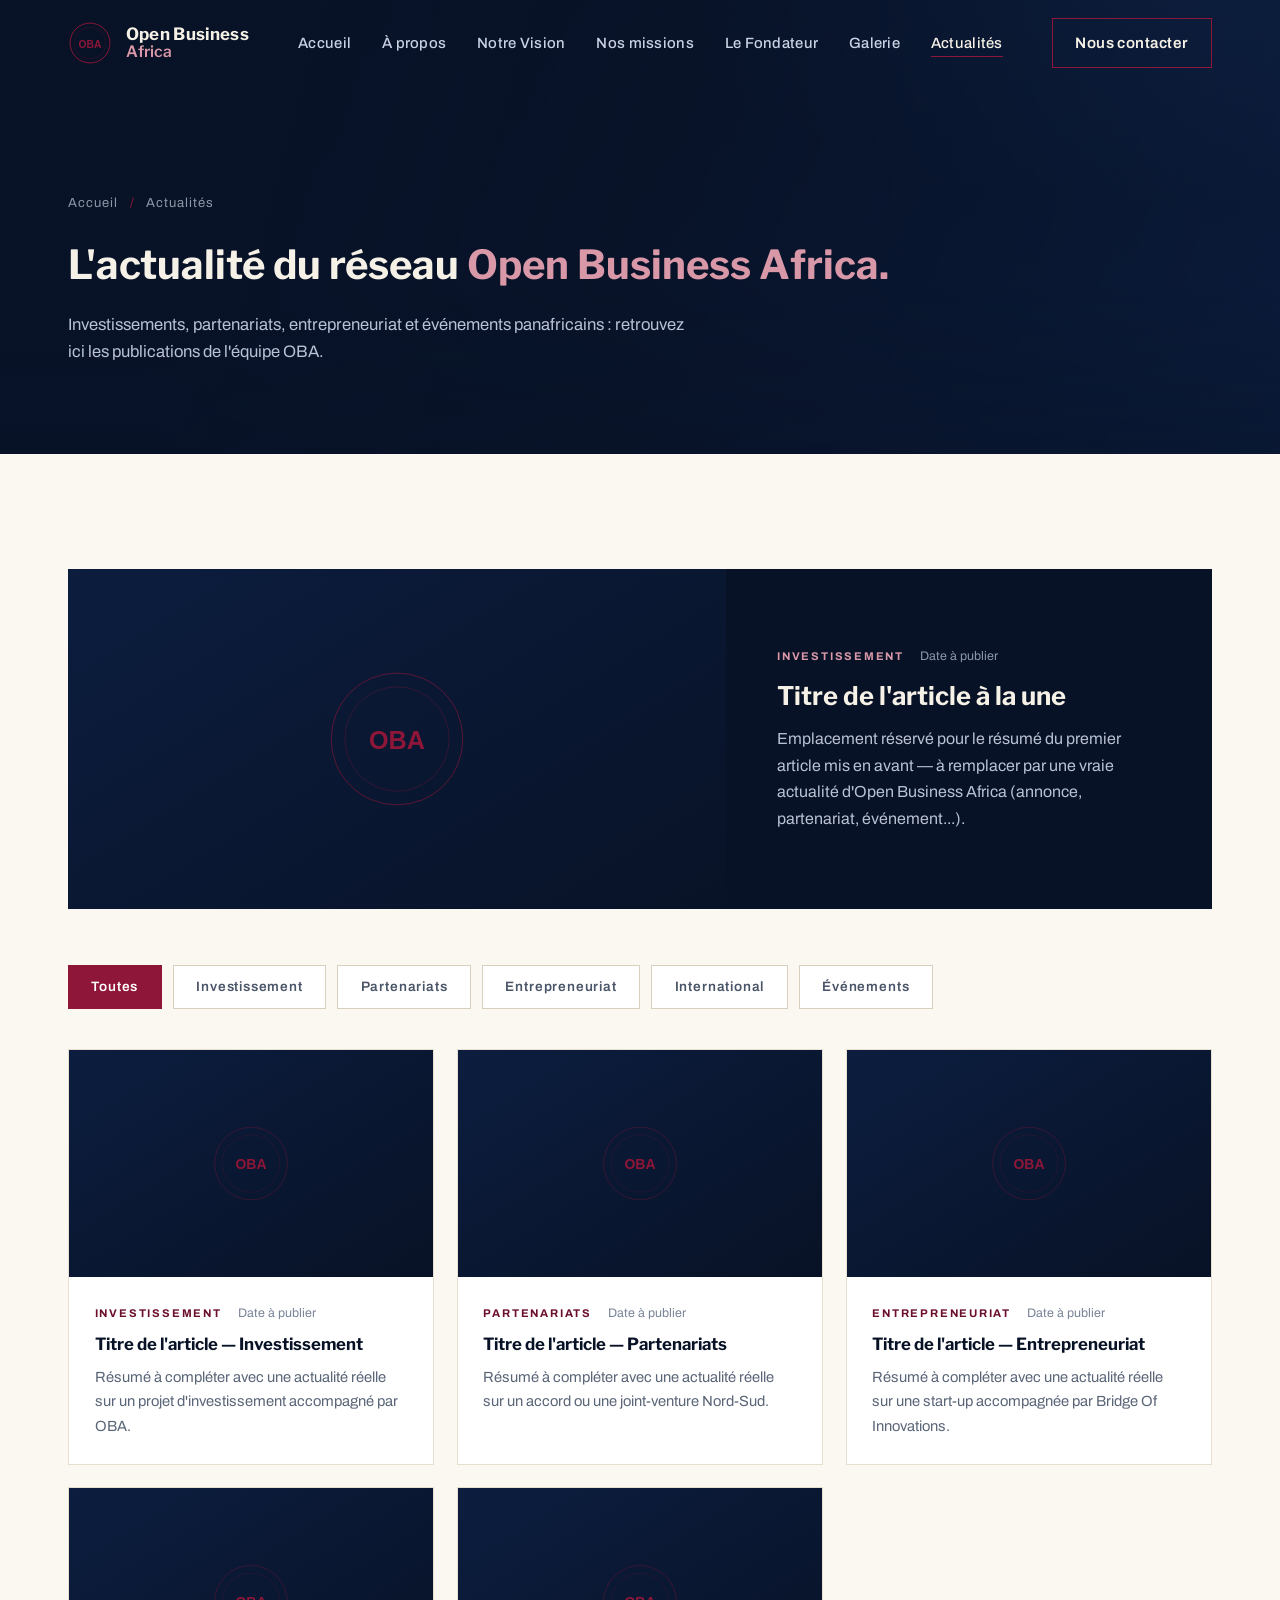
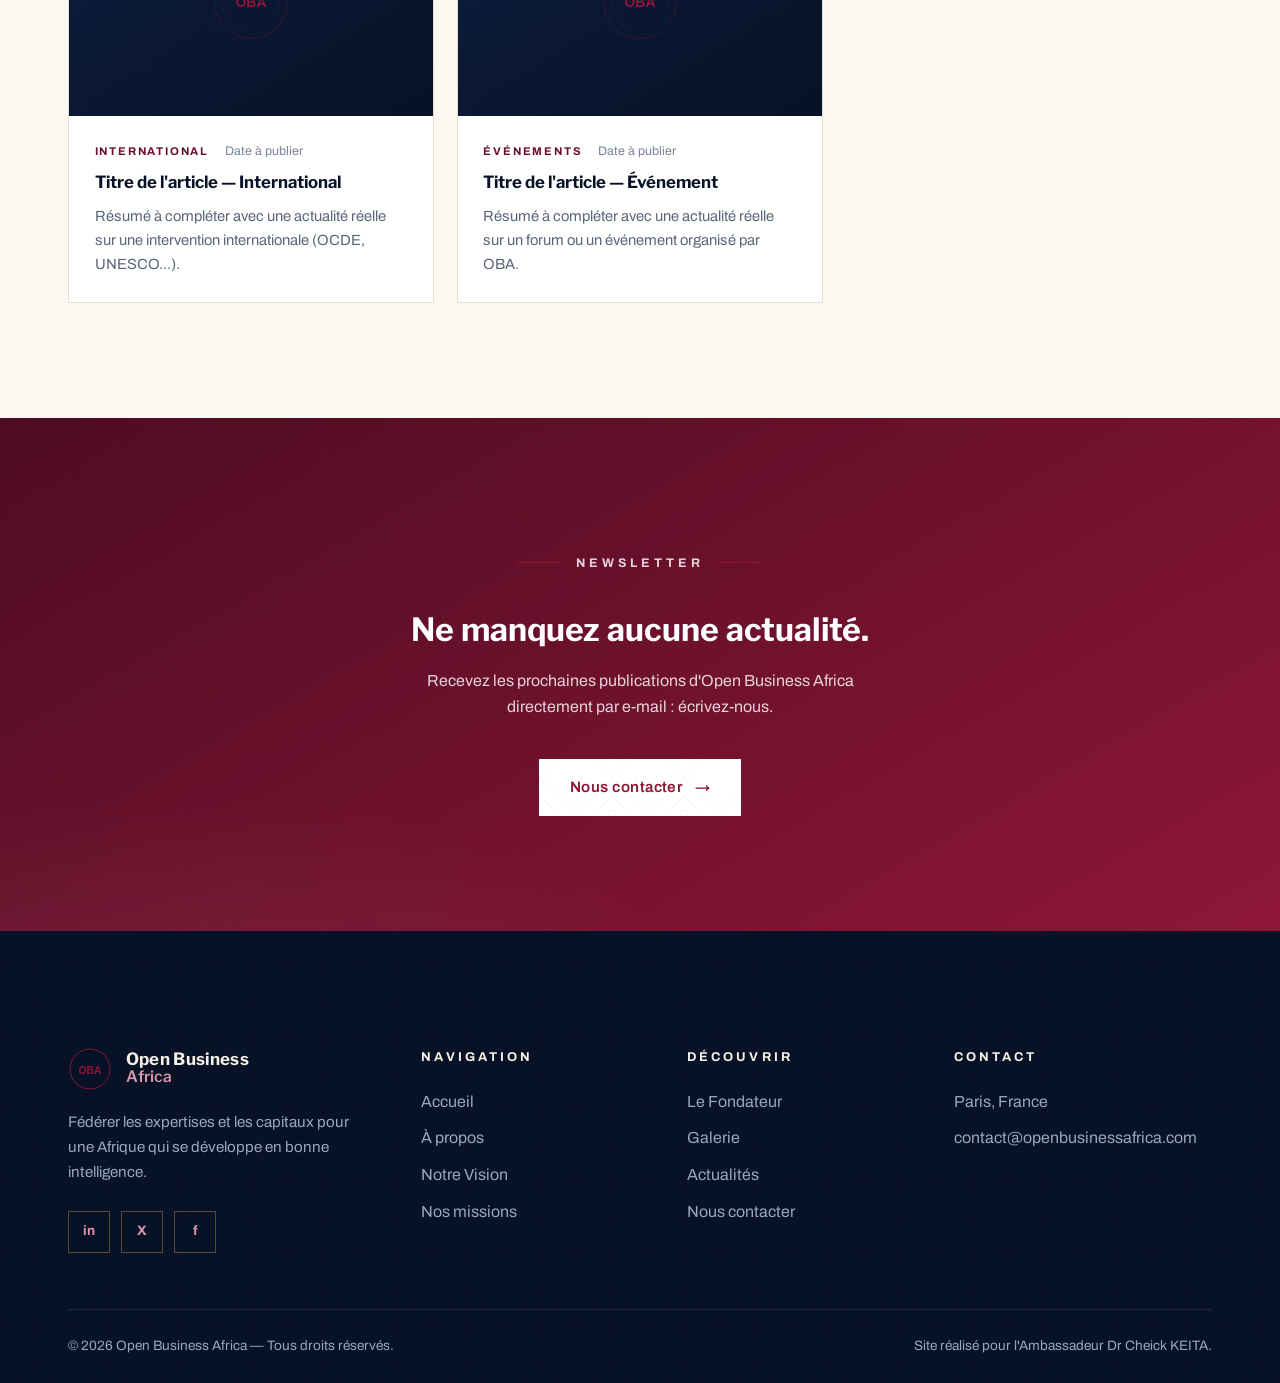
<file: actualites.html>
<!DOCTYPE html>
<html lang="fr">
<head>
<meta charset="UTF-8">
<meta name="viewport" content="width=device-width, initial-scale=1.0">
<title>Actualités — Open Business Africa</title>
<meta name="description" content="Investissements, partenariats, entrepreneuriat et événements panafricains : l'actualité du réseau Open Business Africa.">
<meta name="theme-color" content="#081226">
<meta property="og:title" content="Actualités — Open Business Africa">
<meta property="og:description" content="Investissements, partenariats, entrepreneuriat et événements panafricains : l'actualité du réseau Open Business Africa.">
<meta property="og:type" content="website">
<meta property="og:locale" content="fr_FR">
<link rel="preconnect" href="https://fonts.googleapis.com">
<link rel="preconnect" href="https://fonts.gstatic.com" crossorigin>
<link href="https://fonts.googleapis.com/css2?family=Libre+Franklin:wght@400;500;600;700;800&family=Archivo:wght@400;500;600;700&display=swap" rel="stylesheet">
<link rel="stylesheet" href="css/style.css">
</head>
<body id="top">

<div class="preloader" id="preloader" aria-hidden="true">
  <svg viewBox="0 0 120 120" width="70" height="70">
    <circle cx="60" cy="60" r="52" fill="none" stroke="currentColor" stroke-width="1.5" opacity="0.3"/>
    <circle class="preloader__ring" cx="60" cy="60" r="52" fill="none" stroke="currentColor" stroke-width="1.5" stroke-dasharray="327" stroke-dashoffset="327"/>
    <text x="60" y="70" text-anchor="middle" font-family="Arial, sans-serif" font-size="26" font-weight="700" fill="currentColor">OBA</text>
  </svg>
</div>

<header class="site-header" id="siteHeader">
  <div class="container site-header__inner">
    <a href="index.html" class="brand" aria-label="Open Business Africa — Accueil">
      <span class="brand__mark" aria-hidden="true">
        <svg viewBox="0 0 64 64" width="44" height="44">
          <circle cx="32" cy="32" r="29" fill="none" stroke="currentColor" stroke-width="1.4"/>
          <circle cx="32" cy="32" r="23" fill="none" stroke="currentColor" stroke-width="0.6" opacity="0.5"/>
          <text x="32" y="39" text-anchor="middle" font-family="Arial, sans-serif" font-size="15" font-weight="700" fill="currentColor">OBA</text>
        </svg>
      </span>
      <span class="brand__name"><strong>Open Business</strong><em>Africa</em></span>
    </a>
    <button class="nav-toggle" id="navToggle" aria-label="Menu" aria-expanded="false" aria-controls="mainNav">
      <span></span><span></span><span></span>
    </button>
    <nav class="main-nav" id="mainNav" aria-label="Navigation principale">
      <ul>
        <li><a href="index.html">Accueil</a></li>
        <li><a href="about.html">À propos</a></li>
        <li><a href="vision.html">Notre Vision</a></li>
        <li><a href="services.html">Nos missions</a></li>
        <li><a href="fondateur.html">Le Fondateur</a></li>
        <li><a href="galerie.html">Galerie</a></li>
        <li><a href="actualites.html" aria-current="page">Actualités</a></li>
        
      </ul>
    </nav>
    <a href="contact.html" class="btn btn--ghost nav-cta">Nous contacter</a>
  </div>
</header>

<section class="page-hero pattern-dark">
  <div class="page-hero__bg" aria-hidden="true" style="background-image:url('https://commons.wikimedia.org/wiki/Special:FilePath/La_D%C3%A9fense_Skyline_%2836475934%29.jpg?width=1600')"></div>
  <div class="africa-mark" aria-hidden="true"></div>
  <div class="container">
    <nav class="breadcrumb" aria-label="Fil d'Ariane">
      <a href="index.html">Accueil</a><span class="sep">/</span><span>Actualités</span>
    </nav>
    <div class="reveal">
      <h1 class="h-hero">L'actualité du réseau <span class='gold-italic'>Open Business Africa.</span></h1>
      <p class="lead">Investissements, partenariats, entrepreneuriat et événements panafricains : retrouvez ici les publications de l'équipe OBA.</p>
    </div>
  </div>
</section>

<section class="section">
  <div class="container">
    <div class="news-featured reveal" id="newsFeatured"></div>
    <div class="news-filters reveal" id="newsFilters" aria-label="Filtres des actualités"></div>
    <div class="news-grid reveal" data-delay="1" id="newsGrid"></div>
  </div>
</section>

<!-- Bande CTA -->
<section class="cta-band pattern-dark">
  <div class="container reveal">
    <p class="kicker kicker--center">Newsletter</p>
    <h2>Ne manquez aucune actualité.</h2>
    <p>Recevez les prochaines publications d'Open Business Africa directement par e-mail : écrivez-nous.</p>
    <a href="contact.html" class="btn">Nous contacter <span class="arrow">→</span></a>
  </div>
</section>

<footer class="site-footer pattern-dark">
  <div class="container">
    <div class="footer-grid">
      <div class="footer-brand">
        <a href="index.html" class="brand">
          <span class="brand__mark" aria-hidden="true">
            <svg viewBox="0 0 64 64" width="44" height="44">
              <circle cx="32" cy="32" r="29" fill="none" stroke="currentColor" stroke-width="1.4"/>
              <text x="32" y="39" text-anchor="middle" font-family="Arial, sans-serif" font-size="15" font-weight="700" fill="currentColor">OBA</text>
            </svg>
          </span>
          <span class="brand__name"><strong>Open Business</strong><em>Africa</em></span>
        </a>
        <p>Fédérer les expertises et les capitaux pour une Afrique qui se développe en bonne intelligence.</p>
        <div class="socials">
          <a href="#" aria-label="LinkedIn">in</a>
          <a href="#" aria-label="X (Twitter)">X</a>
          <a href="#" aria-label="Facebook">f</a>
        </div>
      </div>
      <div>
        <h4>Navigation</h4>
        <ul>
          <li><a href="index.html">Accueil</a></li>
          <li><a href="about.html">À propos</a></li>
          <li><a href="vision.html">Notre Vision</a></li>
          <li><a href="services.html">Nos missions</a></li>
        </ul>
      </div>
      <div>
        <h4>Découvrir</h4>
        <ul>
          <li><a href="fondateur.html">Le Fondateur</a></li>
          <li><a href="galerie.html">Galerie</a></li>
          <li><a href="actualites.html">Actualités</a></li>
          <li><a href="contact.html">Nous contacter</a></li>
        </ul>
      </div>
      <div>
        <h4>Contact</h4>
        <ul>
          <li>Paris, France</li>
          <li><a href="mailto:contact@openbusinessafrica.com">contact@openbusinessafrica.com</a></li>
        </ul>
      </div>
    </div>
    <div class="footer-bottom">
      <p>© <span data-year>2026</span> Open Business Africa — Tous droits réservés.</p>
      <p>Site réalisé pour l'Ambassadeur Dr Cheick KEITA.</p>
    </div>
  </div>
</footer>

<a href="#top" class="to-top" id="toTop" aria-label="Revenir en haut">↑</a>

<script src="js/script.js"></script>
<script src="js/news-data.js"></script>
<script src="js/news-render.js"></script>
</body>
</html>
</file>
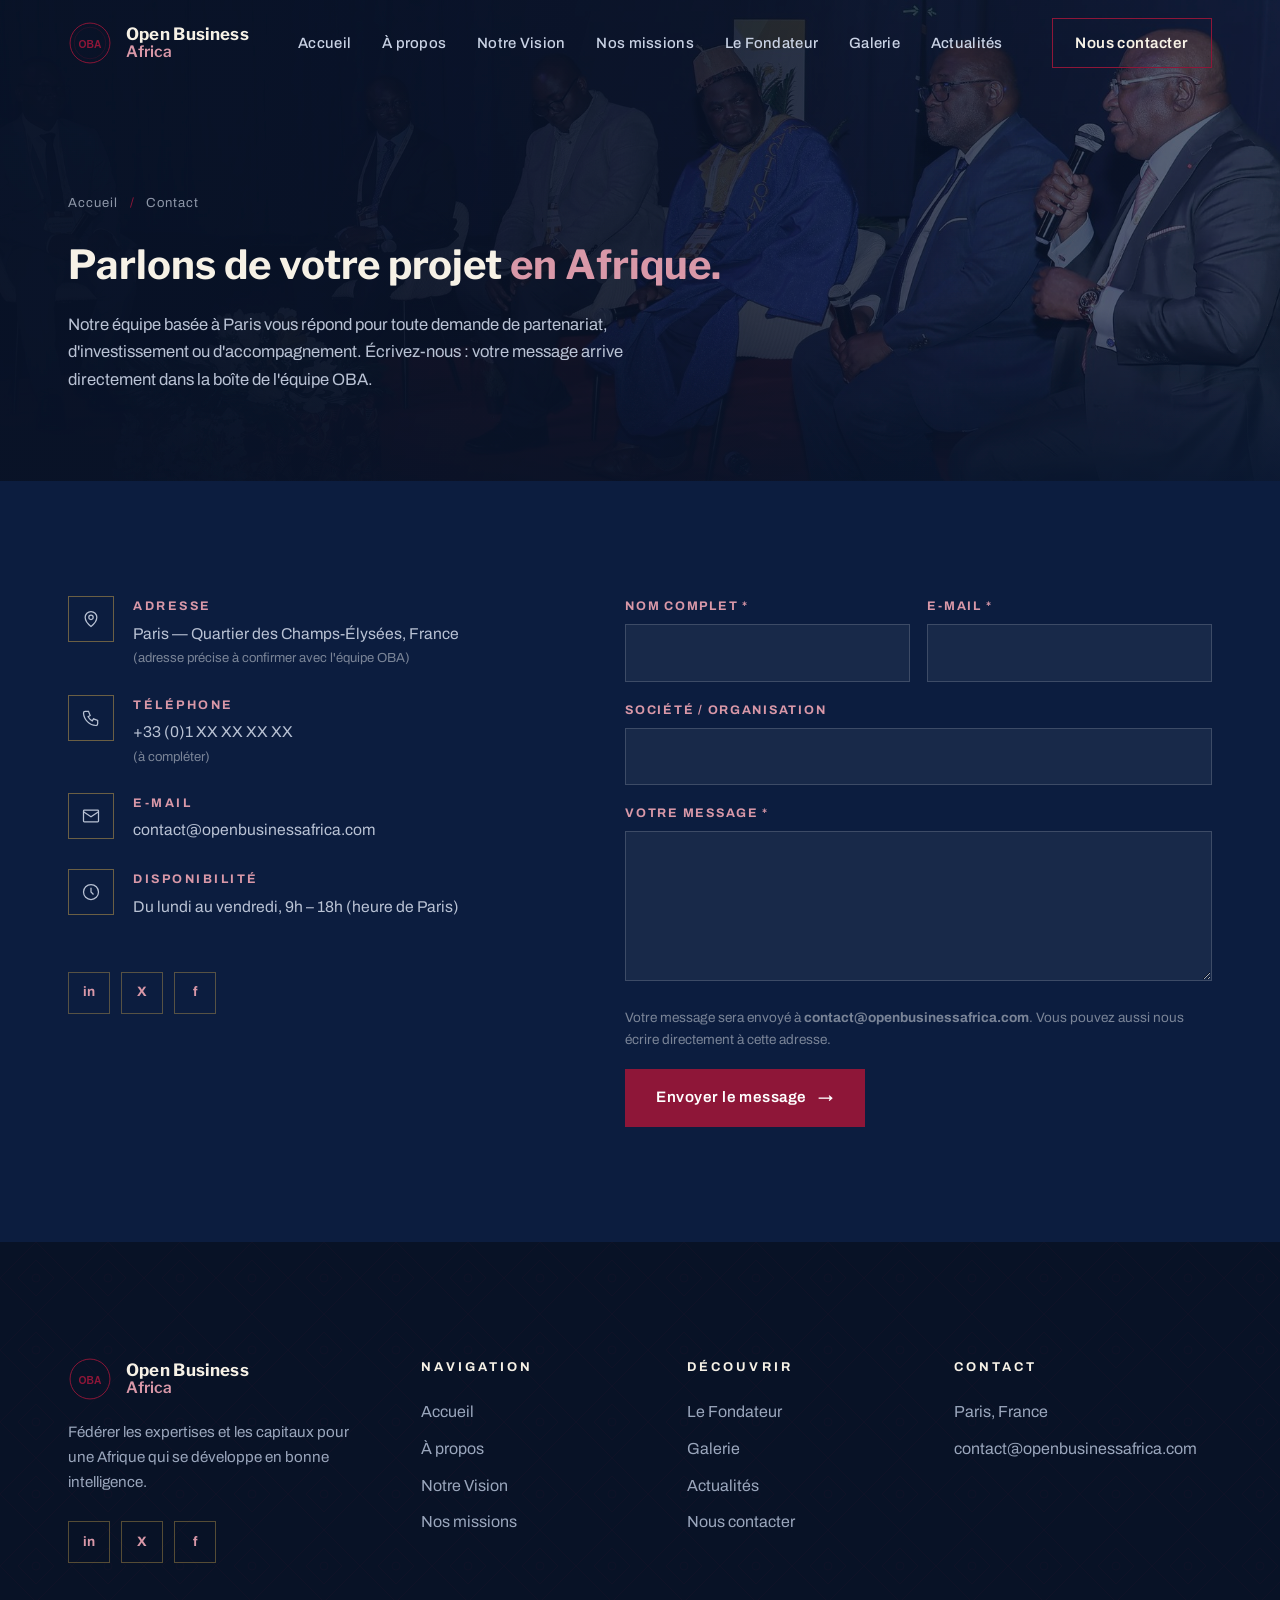
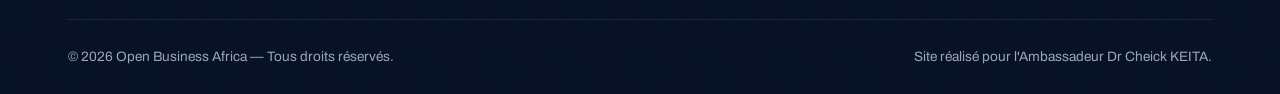
<file: contact.html>
<!DOCTYPE html>
<html lang="fr">
<head>
<meta charset="UTF-8">
<meta name="viewport" content="width=device-width, initial-scale=1.0">
<title>Contact — Open Business Africa</title>
<meta name="description" content="Contactez Open Business Africa pour toute demande de partenariat, d'investissement ou d'accompagnement de votre projet en Afrique.">
<meta name="theme-color" content="#081226">
<meta property="og:title" content="Contact — Open Business Africa">
<meta property="og:description" content="Parlons de votre projet en Afrique : notre équipe basée à Paris vous répond rapidement.">
<meta property="og:type" content="website">
<meta property="og:locale" content="fr_FR">
<link rel="preconnect" href="https://fonts.googleapis.com">
<link rel="preconnect" href="https://fonts.gstatic.com" crossorigin>
<link href="https://fonts.googleapis.com/css2?family=Libre+Franklin:wght@400;500;600;700;800&family=Archivo:wght@400;500;600;700&display=swap" rel="stylesheet">
<link rel="stylesheet" href="css/style.css">
</head>
<body id="top">

<div class="preloader" id="preloader" aria-hidden="true">
  <svg viewBox="0 0 120 120" width="70" height="70">
    <circle cx="60" cy="60" r="52" fill="none" stroke="currentColor" stroke-width="1.5" opacity="0.3"/>
    <circle class="preloader__ring" cx="60" cy="60" r="52" fill="none" stroke="currentColor" stroke-width="1.5" stroke-dasharray="327" stroke-dashoffset="327"/>
    <text x="60" y="70" text-anchor="middle" font-family="Arial, sans-serif" font-size="26" font-weight="700" fill="currentColor">OBA</text>
  </svg>
</div>

<header class="site-header" id="siteHeader">
  <div class="container site-header__inner">
    <a href="index.html" class="brand" aria-label="Open Business Africa — Accueil">
      <span class="brand__mark" aria-hidden="true">
        <svg viewBox="0 0 64 64" width="44" height="44">
          <circle cx="32" cy="32" r="29" fill="none" stroke="currentColor" stroke-width="1.4"/>
          <circle cx="32" cy="32" r="23" fill="none" stroke="currentColor" stroke-width="0.6" opacity="0.5"/>
          <text x="32" y="39" text-anchor="middle" font-family="Arial, sans-serif" font-size="15" font-weight="700" fill="currentColor">OBA</text>
        </svg>
      </span>
      <span class="brand__name"><strong>Open Business</strong><em>Africa</em></span>
    </a>
    <button class="nav-toggle" id="navToggle" aria-label="Menu" aria-expanded="false" aria-controls="mainNav">
      <span></span><span></span><span></span>
    </button>
    <nav class="main-nav" id="mainNav" aria-label="Navigation principale">
      <ul>
        <li><a href="index.html">Accueil</a></li>
        <li><a href="about.html">À propos</a></li>
        <li><a href="vision.html">Notre Vision</a></li>
        <li><a href="services.html">Nos missions</a></li>
        <li><a href="fondateur.html">Le Fondateur</a></li>
        <li><a href="galerie.html">Galerie</a></li>
        <li><a href="actualites.html">Actualités</a></li>
        
      </ul>
    </nav>
    <a href="contact.html" class="btn btn--ghost nav-cta">Nous contacter</a>
  </div>
</header>

<section class="page-hero pattern-dark">
  <div class="page-hero__bg" aria-hidden="true" style="background-image:url('images/peea-panel.jpg')"></div>
  <div class="africa-mark" aria-hidden="true"></div>
  <div class="container">
    <nav class="breadcrumb" aria-label="Fil d'Ariane">
      <a href="index.html">Accueil</a><span class="sep">/</span><span>Contact</span>
    </nav>
    <div class="reveal">
      <h1 class="h-hero">Parlons de votre projet <span class="gold-italic">en Afrique.</span></h1>
      <p class="lead">Notre équipe basée à Paris vous répond pour toute demande de partenariat, d'investissement ou d'accompagnement. Écrivez-nous : votre message arrive directement dans la boîte de l'équipe OBA.</p>
    </div>
  </div>
</section>

<!-- Contact -->
<section class="section section--dark" style="background:var(--navy)">
  <div class="container">
    <div class="contact-grid">
      <div class="contact-info reveal">
        <div class="contact-line">
          <span class="contact-line__icon" aria-hidden="true">
            <svg width="20" height="20" viewBox="0 0 24 24" fill="none" stroke="currentColor" stroke-width="1.5"><path d="M12 21s-7-5.4-7-11a7 7 0 1 1 14 0c0 5.6-7 11-7 11z"/><circle cx="12" cy="10" r="2.6"/></svg>
          </span>
          <div>
            <strong>Adresse</strong>
            <span>Paris — Quartier des Champs-Élysées, France</span>
            <small>(adresse précise à confirmer avec l'équipe OBA)</small>
          </div>
        </div>
        <div class="contact-line">
          <span class="contact-line__icon" aria-hidden="true">
            <svg width="20" height="20" viewBox="0 0 24 24" fill="none" stroke="currentColor" stroke-width="1.5"><path d="M5 4h4l2 5-2.5 1.5a13 13 0 0 0 5 5L15 13l5 2v4a2 2 0 0 1-2 2A16 16 0 0 1 3 6a2 2 0 0 1 2-2z"/></svg>
          </span>
          <div>
            <strong>Téléphone</strong>
            <span>+33 (0)1 XX XX XX XX</span>
            <small>(à compléter)</small>
          </div>
        </div>
        <div class="contact-line">
          <span class="contact-line__icon" aria-hidden="true">
            <svg width="20" height="20" viewBox="0 0 24 24" fill="none" stroke="currentColor" stroke-width="1.5"><rect x="3" y="5" width="18" height="14" rx="1"/><path d="M3 7l9 6 9-6"/></svg>
          </span>
          <div>
            <strong>E-mail</strong>
            <span><a href="mailto:contact@openbusinessafrica.com">contact@openbusinessafrica.com</a></span>
          </div>
        </div>
        <div class="contact-line">
          <span class="contact-line__icon" aria-hidden="true">
            <svg width="20" height="20" viewBox="0 0 24 24" fill="none" stroke="currentColor" stroke-width="1.5"><circle cx="12" cy="12" r="9"/><path d="M12 7v5l3 3"/></svg>
          </span>
          <div>
            <strong>Disponibilité</strong>
            <span>Du lundi au vendredi, 9h – 18h (heure de Paris)</span>
          </div>
        </div>
        <div class="socials">
          <a href="#" aria-label="LinkedIn">in</a>
          <a href="#" aria-label="X (Twitter)">X</a>
          <a href="#" aria-label="Facebook">f</a>
        </div>
      </div>

      <form class="contact-form reveal" data-delay="1" id="contactForm"
            action="https://formsubmit.co/contact@openbusinessafrica.com" method="POST">
        <!-- Configuration de l'envoi (ne pas modifier) -->
        <input type="hidden" name="_subject" value="Nouveau message — site Open Business Africa">
        <input type="hidden" name="_template" value="table">
        <input type="hidden" name="_captcha" value="false">
        <input type="text" name="_honey" style="display:none" tabindex="-1" autocomplete="off">

        <div class="field">
          <label for="cf-nom">Nom complet *</label>
          <input id="cf-nom" name="Nom" type="text" required autocomplete="name">
        </div>
        <div class="field">
          <label for="cf-email">E-mail *</label>
          <input id="cf-email" name="email" type="email" required autocomplete="email">
        </div>
        <div class="field full">
          <label for="cf-org">Société / Organisation</label>
          <input id="cf-org" name="Organisation" type="text" autocomplete="organization">
        </div>
        <div class="field full">
          <label for="cf-msg">Votre message *</label>
          <textarea id="cf-msg" name="Message" required></textarea>
        </div>
        <p class="form-note">Votre message sera envoyé à <strong>contact@openbusinessafrica.com</strong>. Vous pouvez aussi nous écrire directement à cette adresse.</p>
        <p class="form-status" id="formStatus" role="status"></p>
        <div class="full">
          <button type="submit" class="btn" id="formSubmitBtn">Envoyer le message <span class="arrow">→</span></button>
        </div>
      </form>
    </div>
  </div>
</section>

<footer class="site-footer pattern-dark">
  <div class="container">
    <div class="footer-grid">
      <div class="footer-brand">
        <a href="index.html" class="brand">
          <span class="brand__mark" aria-hidden="true">
            <svg viewBox="0 0 64 64" width="44" height="44">
              <circle cx="32" cy="32" r="29" fill="none" stroke="currentColor" stroke-width="1.4"/>
              <text x="32" y="39" text-anchor="middle" font-family="Arial, sans-serif" font-size="15" font-weight="700" fill="currentColor">OBA</text>
            </svg>
          </span>
          <span class="brand__name"><strong>Open Business</strong><em>Africa</em></span>
        </a>
        <p>Fédérer les expertises et les capitaux pour une Afrique qui se développe en bonne intelligence.</p>
        <div class="socials">
          <a href="#" aria-label="LinkedIn">in</a>
          <a href="#" aria-label="X (Twitter)">X</a>
          <a href="#" aria-label="Facebook">f</a>
        </div>
      </div>
      <div>
        <h4>Navigation</h4>
        <ul>
          <li><a href="index.html">Accueil</a></li>
          <li><a href="about.html">À propos</a></li>
          <li><a href="vision.html">Notre Vision</a></li>
          <li><a href="services.html">Nos missions</a></li>
        </ul>
      </div>
      <div>
        <h4>Découvrir</h4>
        <ul>
          <li><a href="fondateur.html">Le Fondateur</a></li>
          <li><a href="galerie.html">Galerie</a></li>
          <li><a href="actualites.html">Actualités</a></li>
          <li><a href="contact.html">Nous contacter</a></li>
        </ul>
      </div>
      <div>
        <h4>Contact</h4>
        <ul>
          <li>Paris, France</li>
          <li><a href="mailto:contact@openbusinessafrica.com">contact@openbusinessafrica.com</a></li>
        </ul>
      </div>
    </div>
    <div class="footer-bottom">
      <p>© <span data-year>2026</span> Open Business Africa — Tous droits réservés.</p>
      <p>Site réalisé pour l'Ambassadeur Dr Cheick KEITA.</p>
    </div>
  </div>
</footer>

<a href="#top" class="to-top" id="toTop" aria-label="Revenir en haut">↑</a>

<script src="js/script.js"></script>
</body>
</html>
</file>
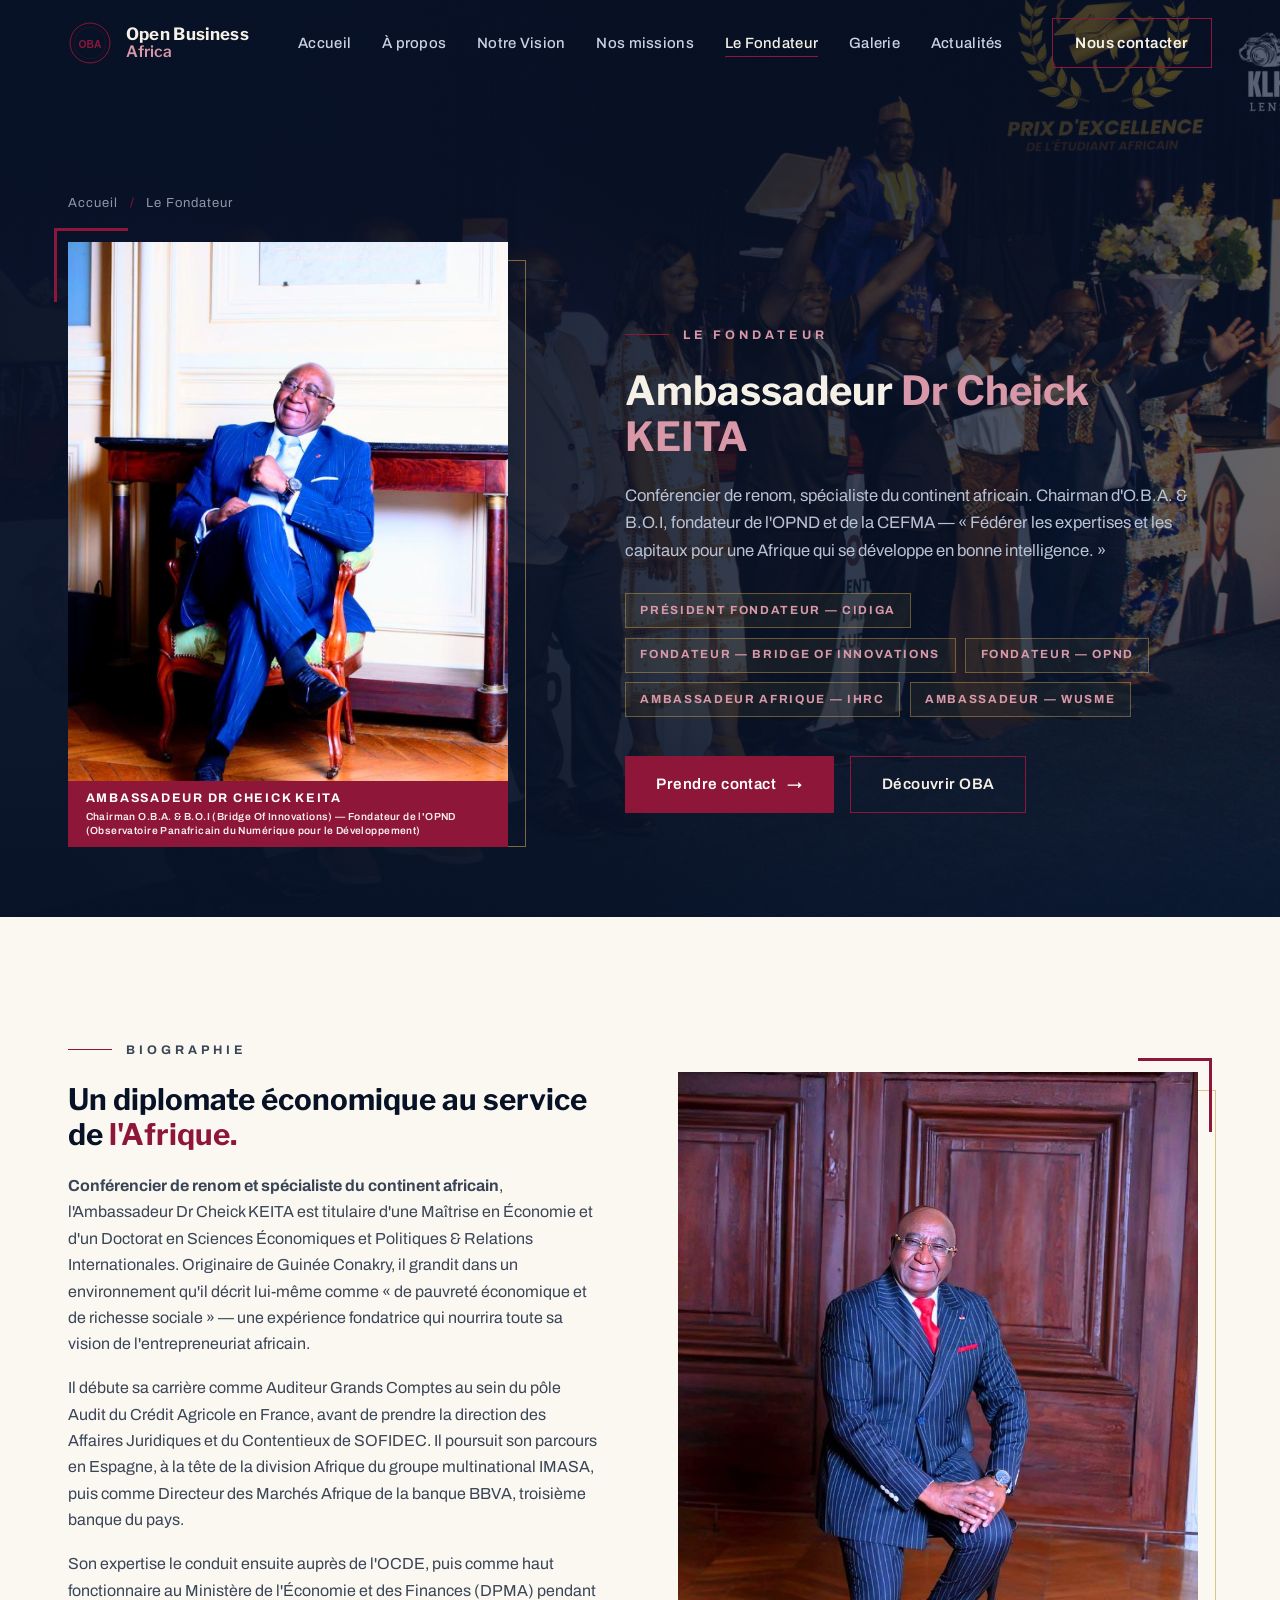
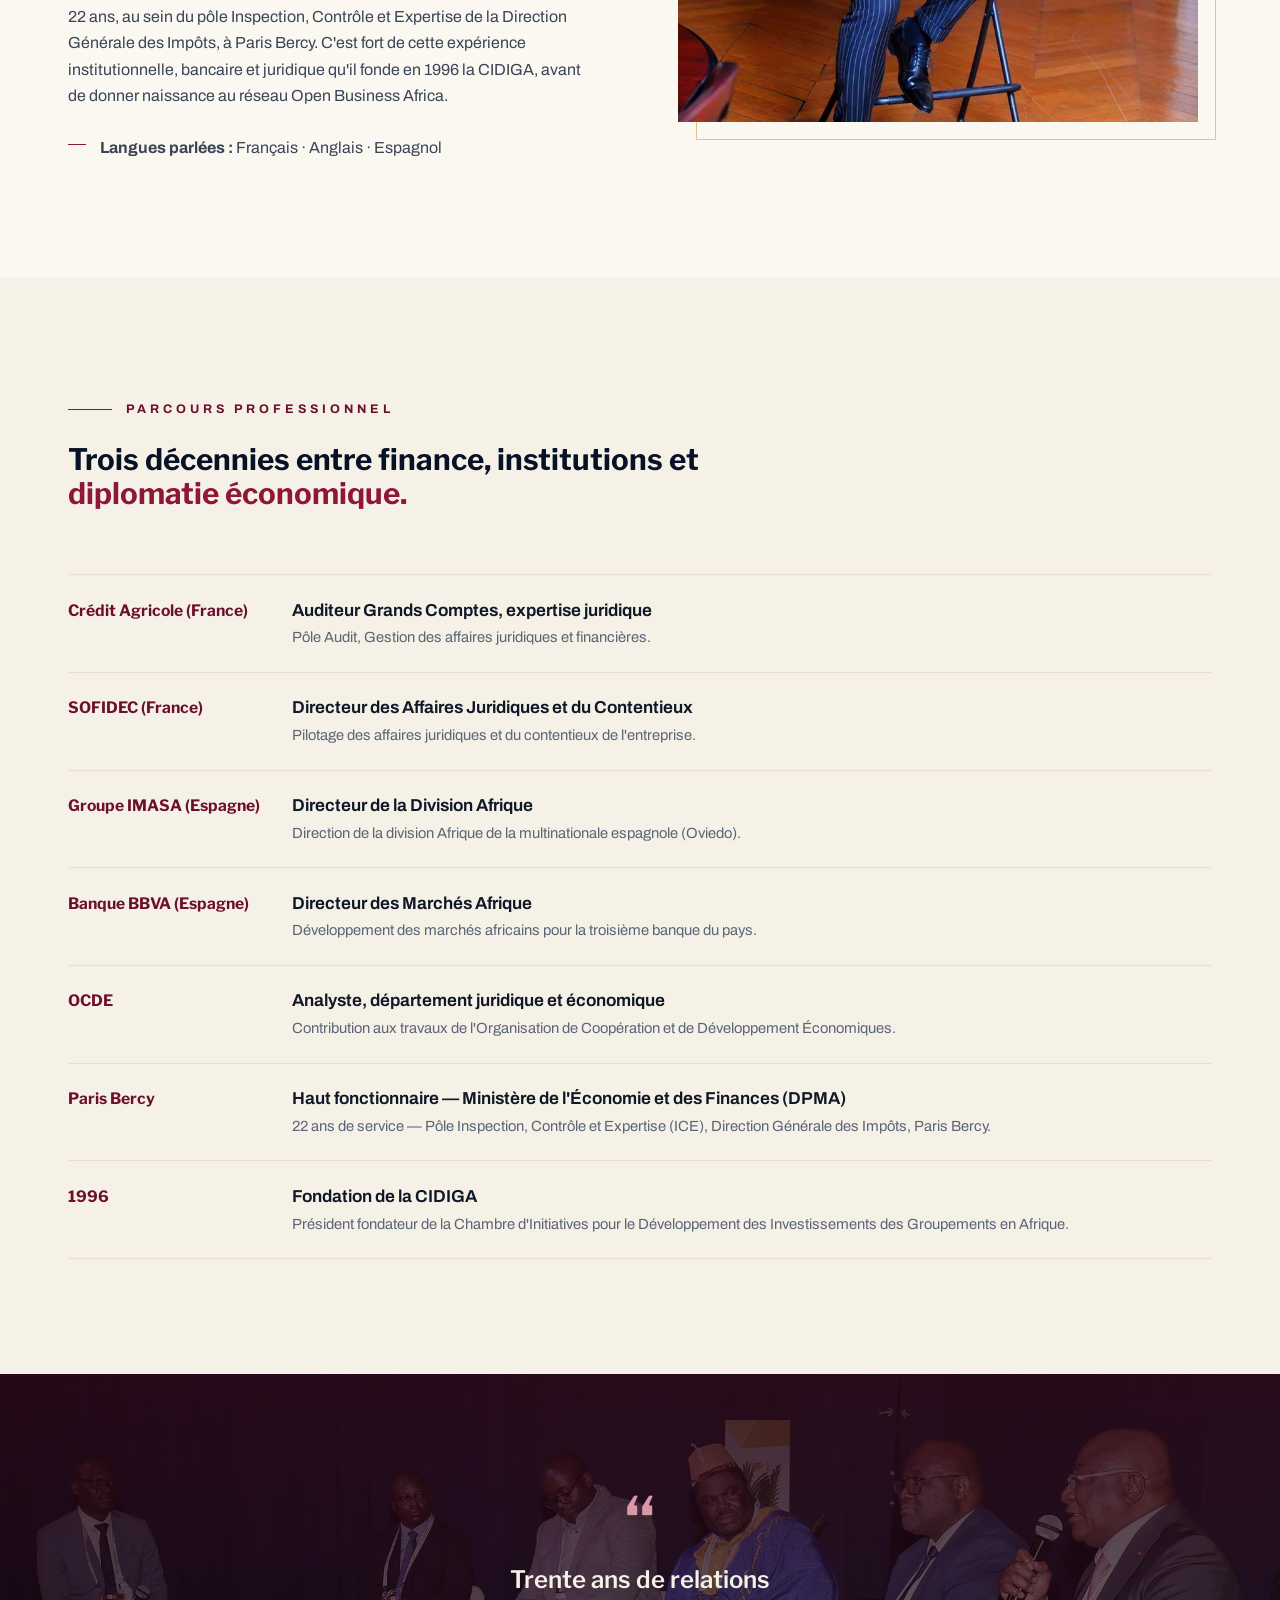
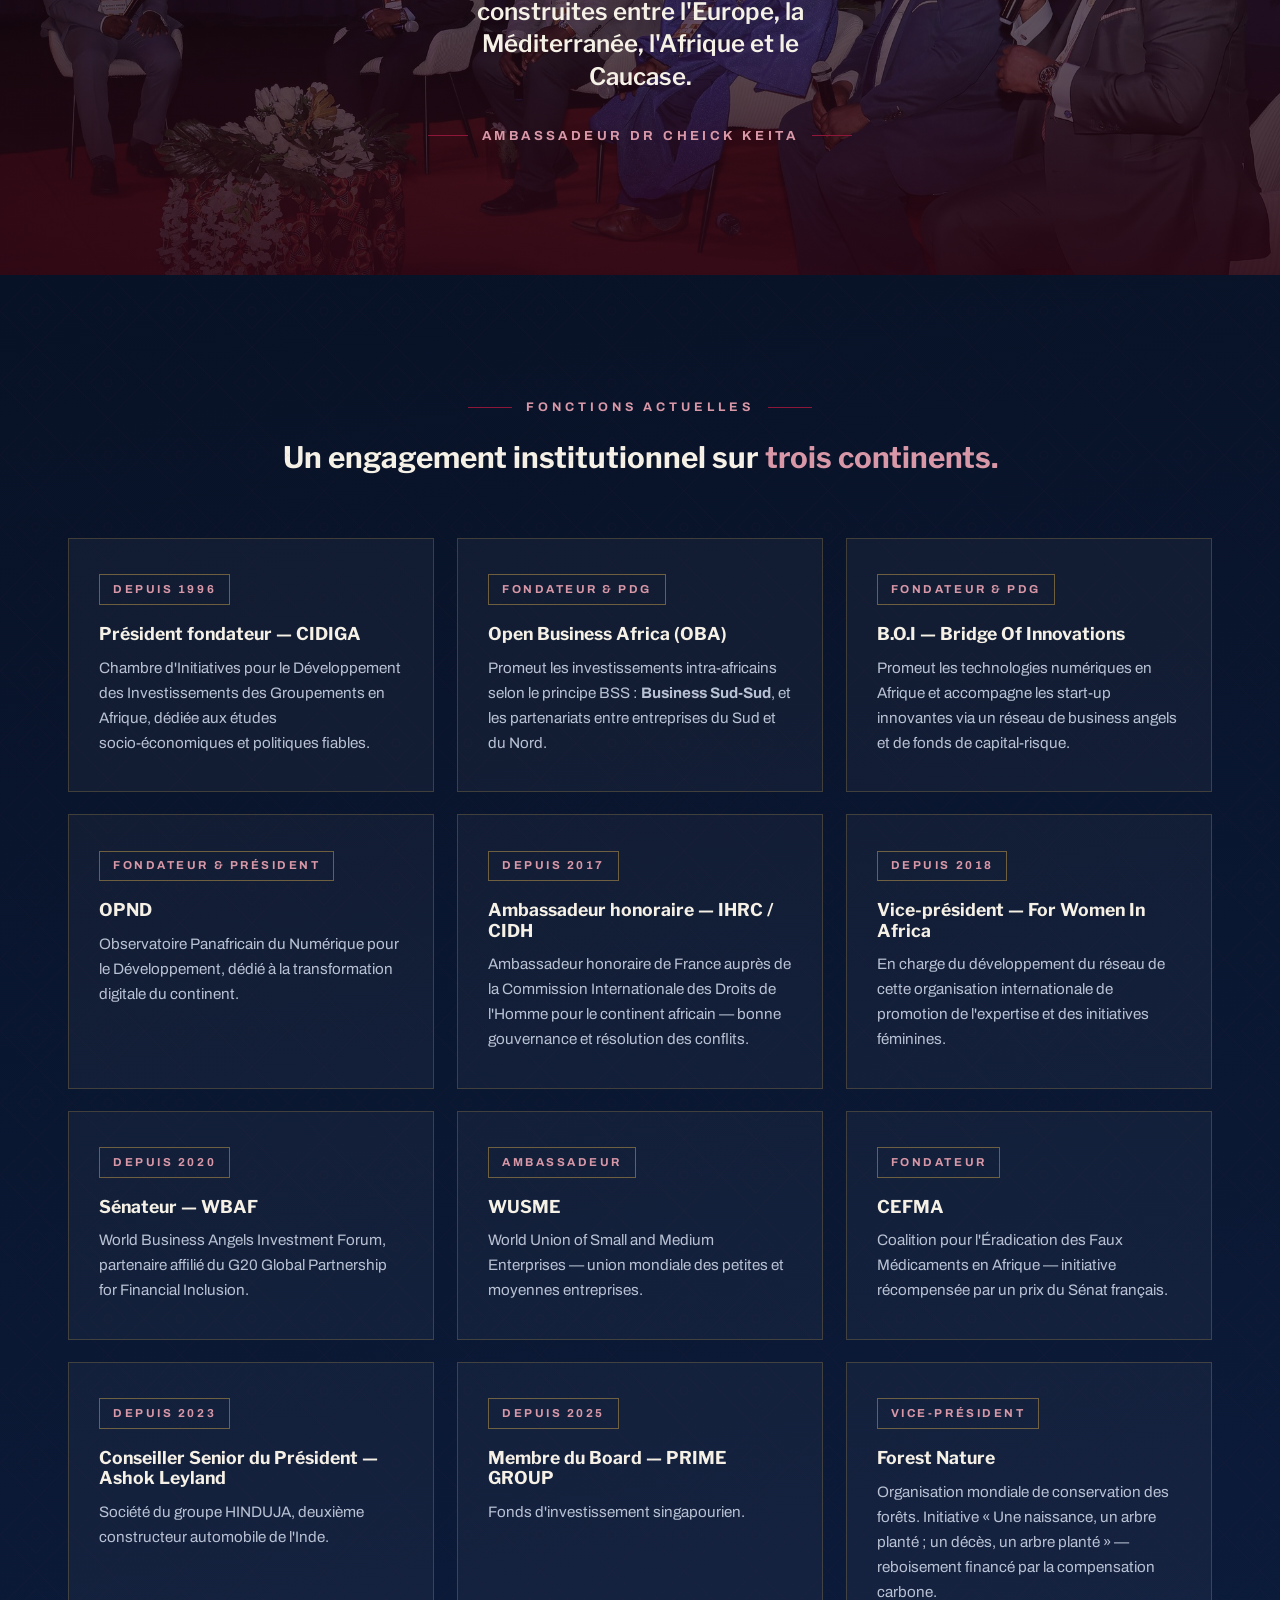
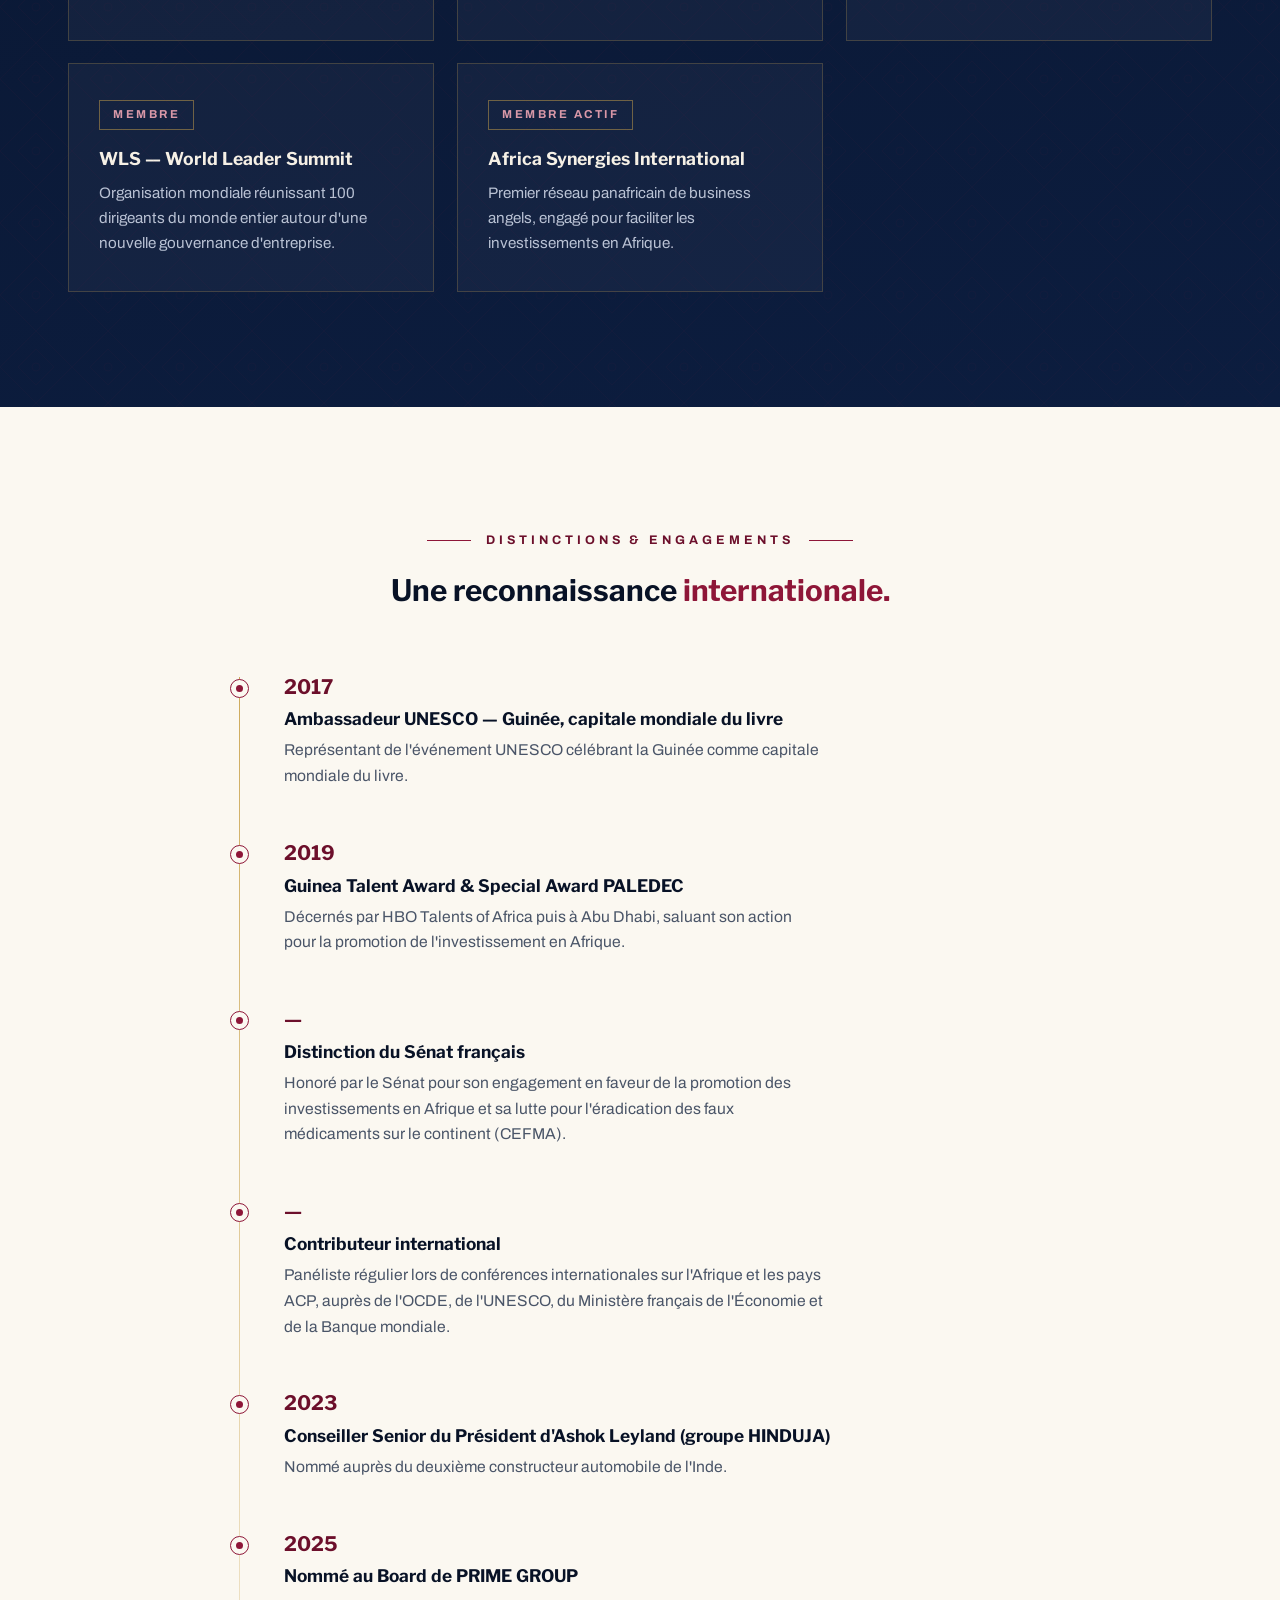
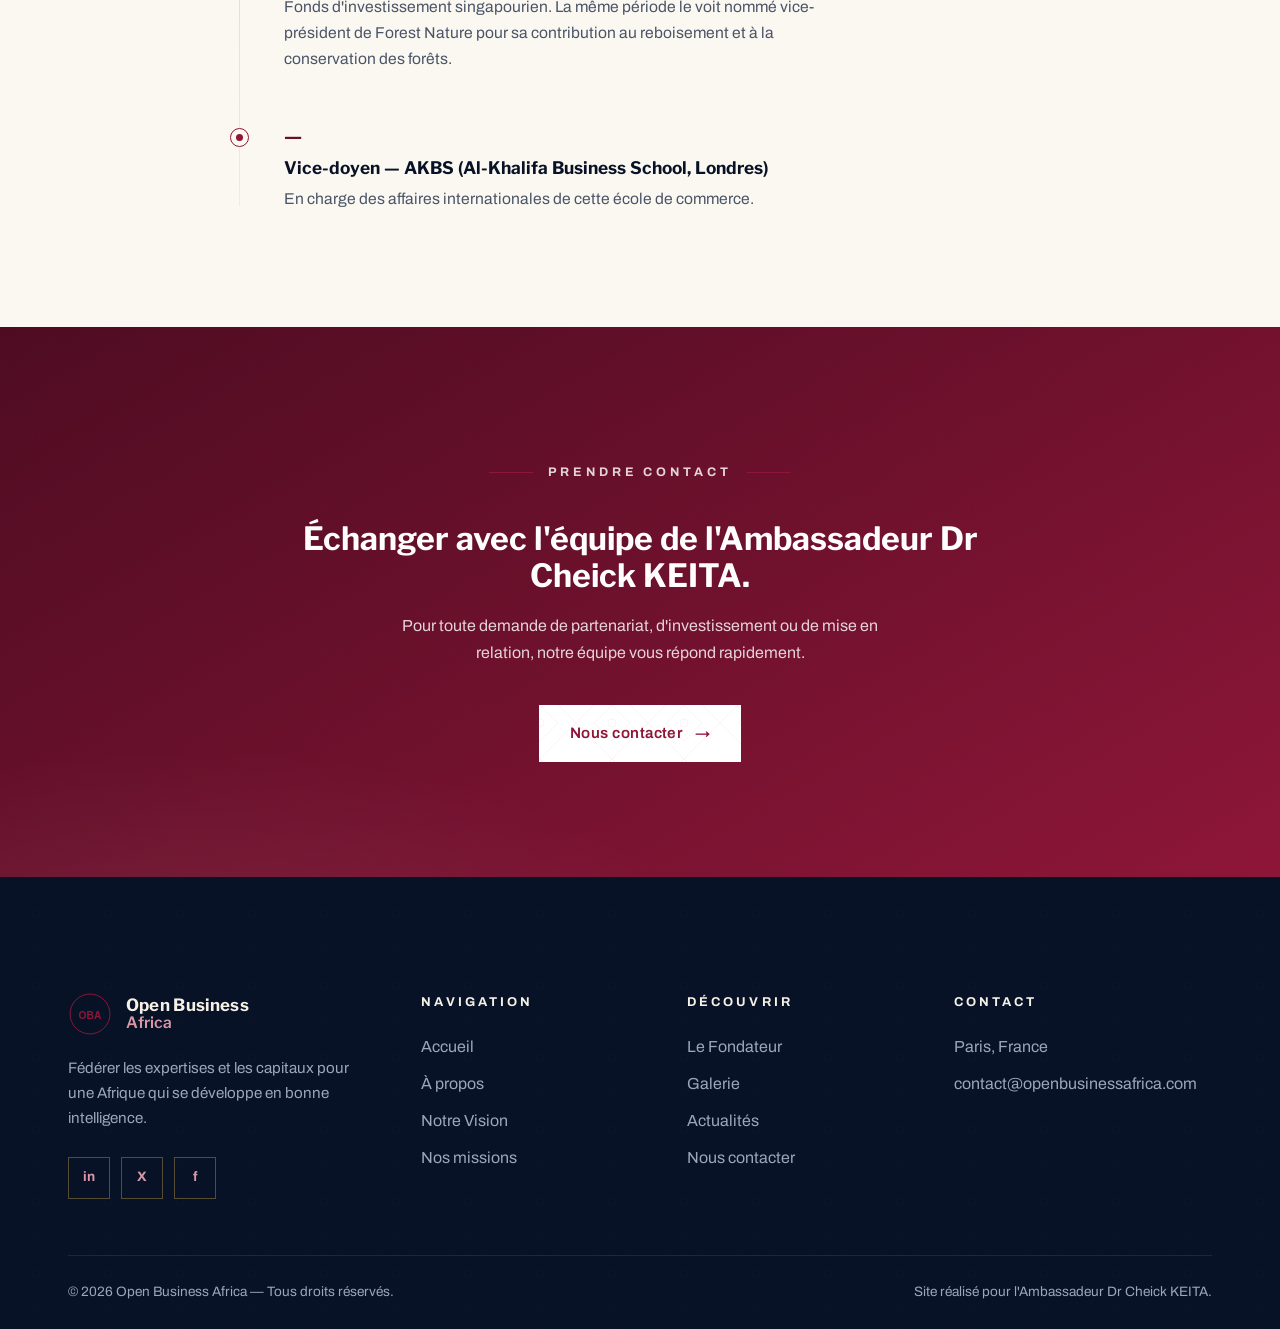
<file: fondateur.html>
<!DOCTYPE html>
<html lang="fr">
<head>
<meta charset="UTF-8">
<meta name="viewport" content="width=device-width, initial-scale=1.0">
<title>Ambassadeur Dr Cheick KEITA — Fondateur d'Open Business Africa</title>
<meta name="description" content="Biographie de l'Ambassadeur Dr Cheick KEITA, président fondateur d'Open Business Africa : trente ans entre finance, institutions et diplomatie économique.">
<meta name="theme-color" content="#081226">
<meta property="og:title" content="Ambassadeur Dr Cheick KEITA — Fondateur d'Open Business Africa">
<meta property="og:description" content="Biographie de l'Ambassadeur Dr Cheick KEITA, président fondateur d'Open Business Africa : trente ans entre finance, institutions et diplomatie économique.">
<meta property="og:type" content="website">
<meta property="og:locale" content="fr_FR">
<link rel="preconnect" href="https://fonts.googleapis.com">
<link rel="preconnect" href="https://fonts.gstatic.com" crossorigin>
<link href="https://fonts.googleapis.com/css2?family=Libre+Franklin:wght@400;500;600;700;800&family=Archivo:wght@400;500;600;700&display=swap" rel="stylesheet">
<link rel="stylesheet" href="css/style.css">
</head>
<body id="top">

<div class="preloader" id="preloader" aria-hidden="true">
  <svg viewBox="0 0 120 120" width="70" height="70">
    <circle cx="60" cy="60" r="52" fill="none" stroke="currentColor" stroke-width="1.5" opacity="0.3"/>
    <circle class="preloader__ring" cx="60" cy="60" r="52" fill="none" stroke="currentColor" stroke-width="1.5" stroke-dasharray="327" stroke-dashoffset="327"/>
    <text x="60" y="70" text-anchor="middle" font-family="Arial, sans-serif" font-size="26" font-weight="700" fill="currentColor">OBA</text>
  </svg>
</div>

<header class="site-header" id="siteHeader">
  <div class="container site-header__inner">
    <a href="index.html" class="brand" aria-label="Open Business Africa — Accueil">
      <span class="brand__mark" aria-hidden="true">
        <svg viewBox="0 0 64 64" width="44" height="44">
          <circle cx="32" cy="32" r="29" fill="none" stroke="currentColor" stroke-width="1.4"/>
          <circle cx="32" cy="32" r="23" fill="none" stroke="currentColor" stroke-width="0.6" opacity="0.5"/>
          <text x="32" y="39" text-anchor="middle" font-family="Arial, sans-serif" font-size="15" font-weight="700" fill="currentColor">OBA</text>
        </svg>
      </span>
      <span class="brand__name"><strong>Open Business</strong><em>Africa</em></span>
    </a>
    <button class="nav-toggle" id="navToggle" aria-label="Menu" aria-expanded="false" aria-controls="mainNav">
      <span></span><span></span><span></span>
    </button>
    <nav class="main-nav" id="mainNav" aria-label="Navigation principale">
      <ul>
        <li><a href="index.html">Accueil</a></li>
        <li><a href="about.html">À propos</a></li>
        <li><a href="vision.html">Notre Vision</a></li>
        <li><a href="services.html">Nos missions</a></li>
        <li><a href="fondateur.html" aria-current="page">Le Fondateur</a></li>
        <li><a href="galerie.html">Galerie</a></li>
        <li><a href="actualites.html">Actualités</a></li>
        
      </ul>
    </nav>
    <a href="contact.html" class="btn btn--ghost nav-cta">Nous contacter</a>
  </div>
</header>

<section class="page-hero pattern-dark">
  <div class="page-hero__bg" aria-hidden="true" style="background-image:url('images/peea-scene.jpg')"></div>
  <div class="africa-mark" aria-hidden="true"></div>
  <div class="container">
    <nav class="breadcrumb" aria-label="Fil d'Ariane">
      <a href="index.html">Accueil</a><span class="sep">/</span><span>Le Fondateur</span>
    </nav>
    <div class="founder-hero">
      <figure class="frame founder-hero__portrait reveal">
        <img src="images/fondateur-portrait.jpg" alt="Portrait officiel de l'Ambassadeur Dr Cheick KEITA">
        <figcaption>Ambassadeur Dr Cheick KEITA<small>Chairman O.B.A. &amp; B.O.I (Bridge Of Innovations) — Fondateur de l'OPND (Observatoire Panafricain du Numérique pour le Développement)</small></figcaption>
      </figure>
      <div class="reveal" data-delay="1" style="padding-bottom:1rem">
        <p class="kicker">Le fondateur</p>
        <h1 class="h-hero">Ambassadeur <span class="gold-italic">Dr Cheick KEITA</span></h1>
        <p class="lead">Conférencier de renom, spécialiste du continent africain. Chairman d'O.B.A. &amp; B.O.I, fondateur de l'OPND et de la CEFMA — « Fédérer les expertises et les capitaux pour une Afrique qui se développe en bonne intelligence. »</p>
        <div class="badges">
          <span class="badge">Président fondateur — CIDIGA</span>
          <span class="badge">Fondateur — Bridge Of Innovations</span>
          <span class="badge">Fondateur — OPND</span>
          <span class="badge">Ambassadeur Afrique — IHRC</span>
          <span class="badge">Ambassadeur — WUSME</span>
        </div>
        <div class="hero__actions">
          <a href="contact.html" class="btn">Prendre contact <span class="arrow">→</span></a>
          <a href="about.html" class="btn btn--ghost">Découvrir OBA</a>
        </div>
      </div>
    </div>
  </div>
</section>

<!-- Biographie -->
<section class="section">
  <div class="container split">
    <div class="split__body reveal">
      <p class="kicker">Biographie</p>
      <h2 class="h-section">Un diplomate économique au service de <span class="gold-italic">l'Afrique.</span></h2>
      <p><strong>Conférencier de renom et spécialiste du continent africain</strong>, l'Ambassadeur Dr Cheick KEITA est titulaire d'une Maîtrise en Économie et d'un Doctorat en Sciences Économiques et Politiques &amp; Relations Internationales. Originaire de Guinée Conakry, il grandit dans un environnement qu'il décrit lui-même comme « de pauvreté économique et de richesse sociale » — une expérience fondatrice qui nourrira toute sa vision de l'entrepreneuriat africain.</p>
      <p>Il débute sa carrière comme Auditeur Grands Comptes au sein du pôle Audit du Crédit Agricole en France, avant de prendre la direction des Affaires Juridiques et du Contentieux de SOFIDEC. Il poursuit son parcours en Espagne, à la tête de la division Afrique du groupe multinational IMASA, puis comme Directeur des Marchés Afrique de la banque BBVA, troisième banque du pays.</p>
      <p>Son expertise le conduit ensuite auprès de l'OCDE, puis comme haut fonctionnaire au Ministère de l'Économie et des Finances (DPMA) pendant 22 ans, au sein du pôle Inspection, Contrôle et Expertise de la Direction Générale des Impôts, à Paris Bercy. C'est fort de cette expérience institutionnelle, bancaire et juridique qu'il fonde en 1996 la CIDIGA, avant de donner naissance au réseau Open Business Africa.</p>
      <ul class="gold-list">
        <li><strong>Langues parlées :</strong> Français · Anglais · Espagnol</li>
      </ul>
    </div>
    <figure class="frame frame--right split__media reveal" data-delay="1">
      <img src="images/fondateur-tabouret.jpg" alt="L'Ambassadeur Dr Cheick KEITA">
    </figure>
  </div>
</section>

<!-- Parcours professionnel -->
<section class="section section--ivory">
  <div class="container">
    <div class="section-head reveal">
      <p class="kicker">Parcours professionnel</p>
      <h2 class="h-section">Trois décennies entre finance, institutions et <span class="gold-italic">diplomatie économique.</span></h2>
    </div>
    <div class="roles reveal" data-delay="1">
      <div class="role">
        <span class="role__org">Crédit Agricole (France)</span>
        <div><h3>Auditeur Grands Comptes, expertise juridique</h3><p>Pôle Audit, Gestion des affaires juridiques et financières.</p></div>
      </div>
      <div class="role">
        <span class="role__org">SOFIDEC (France)</span>
        <div><h3>Directeur des Affaires Juridiques et du Contentieux</h3><p>Pilotage des affaires juridiques et du contentieux de l'entreprise.</p></div>
      </div>
      <div class="role">
        <span class="role__org">Groupe IMASA (Espagne)</span>
        <div><h3>Directeur de la Division Afrique</h3><p>Direction de la division Afrique de la multinationale espagnole (Oviedo).</p></div>
      </div>
      <div class="role">
        <span class="role__org">Banque BBVA (Espagne)</span>
        <div><h3>Directeur des Marchés Afrique</h3><p>Développement des marchés africains pour la troisième banque du pays.</p></div>
      </div>
      <div class="role">
        <span class="role__org">OCDE</span>
        <div><h3>Analyste, département juridique et économique</h3><p>Contribution aux travaux de l'Organisation de Coopération et de Développement Économiques.</p></div>
      </div>
      <div class="role">
        <span class="role__org">Paris Bercy</span>
        <div><h3>Haut fonctionnaire — Ministère de l'Économie et des Finances (DPMA)</h3><p>22 ans de service — Pôle Inspection, Contrôle et Expertise (ICE), Direction Générale des Impôts, Paris Bercy.</p></div>
      </div>
      <div class="role">
        <span class="role__org">1996</span>
        <div><h3>Fondation de la CIDIGA</h3><p>Président fondateur de la Chambre d'Initiatives pour le Développement des Investissements des Groupements en Afrique.</p></div>
      </div>
    </div>
  </div>
</section>

<!-- Citation -->
<section class="quote-band">
  <div class="quote-band__img" aria-hidden="true"><img src="images/peea-panel.jpg" alt=""></div>
  <blockquote class="reveal">Trente ans de relations construites entre l'Europe, la Méditerranée, l'Afrique et le Caucase.</blockquote>
  <cite class="reveal" data-delay="1">Ambassadeur Dr Cheick KEITA</cite>
</section>

<!-- Fonctions actuelles -->
<section class="section section--dark pattern-dark">
  <div class="container">
    <div class="section-head section-head--center reveal">
      <p class="kicker kicker--center">Fonctions actuelles</p>
      <h2 class="h-section on-dark">Un engagement institutionnel sur <span class="gold-italic">trois continents.</span></h2>
    </div>
    <div class="grid-3">
      <article class="card card--dark reveal"><span class="card__tag">Depuis 1996</span><h3 class="on-dark">Président fondateur — CIDIGA</h3><p>Chambre d'Initiatives pour le Développement des Investissements des Groupements en Afrique, dédiée aux études socio-économiques et politiques fiables.</p></article>
      <article class="card card--dark reveal" data-delay="1"><span class="card__tag">Fondateur &amp; PDG</span><h3 class="on-dark">Open Business Africa (OBA)</h3><p>Promeut les investissements intra-africains selon le principe BSS : <strong>Business Sud-Sud</strong>, et les partenariats entre entreprises du Sud et du Nord.</p></article>
      <article class="card card--dark reveal" data-delay="2"><span class="card__tag">Fondateur &amp; PDG</span><h3 class="on-dark">B.O.I — Bridge Of Innovations</h3><p>Promeut les technologies numériques en Afrique et accompagne les start-up innovantes via un réseau de business angels et de fonds de capital-risque.</p></article>
      <article class="card card--dark reveal"><span class="card__tag">Fondateur &amp; Président</span><h3 class="on-dark">OPND</h3><p>Observatoire Panafricain du Numérique pour le Développement, dédié à la transformation digitale du continent.</p></article>
      <article class="card card--dark reveal" data-delay="1"><span class="card__tag">Depuis 2017</span><h3 class="on-dark">Ambassadeur honoraire — IHRC / CIDH</h3><p>Ambassadeur honoraire de France auprès de la Commission Internationale des Droits de l'Homme pour le continent africain — bonne gouvernance et résolution des conflits.</p></article>
      <article class="card card--dark reveal" data-delay="2"><span class="card__tag">Depuis 2018</span><h3 class="on-dark">Vice-président — For Women In Africa</h3><p>En charge du développement du réseau de cette organisation internationale de promotion de l'expertise et des initiatives féminines.</p></article>
      <article class="card card--dark reveal"><span class="card__tag">Depuis 2020</span><h3 class="on-dark">Sénateur — WBAF</h3><p>World Business Angels Investment Forum, partenaire affilié du G20 Global Partnership for Financial Inclusion.</p></article>
      <article class="card card--dark reveal" data-delay="1"><span class="card__tag">Ambassadeur</span><h3 class="on-dark">WUSME</h3><p>World Union of Small and Medium Enterprises — union mondiale des petites et moyennes entreprises.</p></article>
            <article class="card card--dark reveal"><span class="card__tag">Fondateur</span><h3 class="on-dark">CEFMA</h3><p>Coalition pour l'Éradication des Faux Médicaments en Afrique — initiative récompensée par un prix du Sénat français.</p></article>
      <article class="card card--dark reveal" data-delay="1"><span class="card__tag">Depuis 2023</span><h3 class="on-dark">Conseiller Senior du Président — Ashok Leyland</h3><p>Société du groupe HINDUJA, deuxième constructeur automobile de l'Inde.</p></article>
      <article class="card card--dark reveal" data-delay="2"><span class="card__tag">Depuis 2025</span><h3 class="on-dark">Membre du Board — PRIME GROUP</h3><p>Fonds d'investissement singapourien.</p></article>
      <article class="card card--dark reveal"><span class="card__tag">Vice-président</span><h3 class="on-dark">Forest Nature</h3><p>Organisation mondiale de conservation des forêts. Initiative « Une naissance, un arbre planté ; un décès, un arbre planté » — reboisement financé par la compensation carbone.</p></article>
      <article class="card card--dark reveal" data-delay="1"><span class="card__tag">Membre</span><h3 class="on-dark">WLS — World Leader Summit</h3><p>Organisation mondiale réunissant 100 dirigeants du monde entier autour d'une nouvelle gouvernance d'entreprise.</p></article>
      <article class="card card--dark reveal" data-delay="2"><span class="card__tag">Membre actif</span><h3 class="on-dark">Africa Synergies International</h3><p>Premier réseau panafricain de business angels, engagé pour faciliter les investissements en Afrique.</p></article>
    </div>
  </div>
</section>

<!-- Distinctions -->
<section class="section">
  <div class="container">
    <div class="section-head section-head--center reveal">
      <p class="kicker kicker--center">Distinctions &amp; engagements</p>
      <h2 class="h-section">Une reconnaissance <span class="gold-italic">internationale.</span></h2>
    </div>
    <div class="timeline">
      <div class="timeline__item reveal">
        <span class="timeline__year">2017</span>
        <h3>Ambassadeur UNESCO — Guinée, capitale mondiale du livre</h3>
        <p>Représentant de l'événement UNESCO célébrant la Guinée comme capitale mondiale du livre.</p>
      </div>
      <div class="timeline__item reveal">
        <span class="timeline__year">2019</span>
        <h3>Guinea Talent Award &amp; Special Award PALEDEC</h3>
        <p>Décernés par HBO Talents of Africa puis à Abu Dhabi, saluant son action pour la promotion de l'investissement en Afrique.</p>
      </div>
      <div class="timeline__item reveal">
        <span class="timeline__year">—</span>
        <h3>Distinction du Sénat français</h3>
        <p>Honoré par le Sénat pour son engagement en faveur de la promotion des investissements en Afrique et sa lutte pour l'éradication des faux médicaments sur le continent (CEFMA).</p>
      </div>
      <div class="timeline__item reveal">
        <span class="timeline__year">—</span>
        <h3>Contributeur international</h3>
        <p>Panéliste régulier lors de conférences internationales sur l'Afrique et les pays ACP, auprès de l'OCDE, de l'UNESCO, du Ministère français de l'Économie et de la Banque mondiale.</p>
      </div>
      <div class="timeline__item reveal">
        <span class="timeline__year">2023</span>
        <h3>Conseiller Senior du Président d'Ashok Leyland (groupe HINDUJA)</h3>
        <p>Nommé auprès du deuxième constructeur automobile de l'Inde.</p>
      </div>
      <div class="timeline__item reveal">
        <span class="timeline__year">2025</span>
        <h3>Nommé au Board de PRIME GROUP</h3>
        <p>Fonds d'investissement singapourien. La même période le voit nommé vice-président de Forest Nature pour sa contribution au reboisement et à la conservation des forêts.</p>
      </div>
      <div class="timeline__item reveal">
        <span class="timeline__year">—</span>
        <h3>Vice-doyen — AKBS (Al-Khalifa Business School, Londres)</h3>
        <p>En charge des affaires internationales de cette école de commerce.</p>
      </div>
    </div>
  </div>
</section>

<!-- Bande CTA -->
<section class="cta-band pattern-dark">
  <div class="container reveal">
    <p class="kicker kicker--center">Prendre contact</p>
    <h2>Échanger avec l'équipe de l'Ambassadeur Dr Cheick KEITA.</h2>
    <p>Pour toute demande de partenariat, d'investissement ou de mise en relation, notre équipe vous répond rapidement.</p>
    <a href="contact.html" class="btn">Nous contacter <span class="arrow">→</span></a>
  </div>
</section>

<footer class="site-footer pattern-dark">
  <div class="container">
    <div class="footer-grid">
      <div class="footer-brand">
        <a href="index.html" class="brand">
          <span class="brand__mark" aria-hidden="true">
            <svg viewBox="0 0 64 64" width="44" height="44">
              <circle cx="32" cy="32" r="29" fill="none" stroke="currentColor" stroke-width="1.4"/>
              <text x="32" y="39" text-anchor="middle" font-family="Arial, sans-serif" font-size="15" font-weight="700" fill="currentColor">OBA</text>
            </svg>
          </span>
          <span class="brand__name"><strong>Open Business</strong><em>Africa</em></span>
        </a>
        <p>Fédérer les expertises et les capitaux pour une Afrique qui se développe en bonne intelligence.</p>
        <div class="socials">
          <a href="#" aria-label="LinkedIn">in</a>
          <a href="#" aria-label="X (Twitter)">X</a>
          <a href="#" aria-label="Facebook">f</a>
        </div>
      </div>
      <div>
        <h4>Navigation</h4>
        <ul>
          <li><a href="index.html">Accueil</a></li>
          <li><a href="about.html">À propos</a></li>
          <li><a href="vision.html">Notre Vision</a></li>
          <li><a href="services.html">Nos missions</a></li>
        </ul>
      </div>
      <div>
        <h4>Découvrir</h4>
        <ul>
          <li><a href="fondateur.html">Le Fondateur</a></li>
          <li><a href="galerie.html">Galerie</a></li>
          <li><a href="actualites.html">Actualités</a></li>
          <li><a href="contact.html">Nous contacter</a></li>
        </ul>
      </div>
      <div>
        <h4>Contact</h4>
        <ul>
          <li>Paris, France</li>
          <li><a href="mailto:contact@openbusinessafrica.com">contact@openbusinessafrica.com</a></li>
        </ul>
      </div>
    </div>
    <div class="footer-bottom">
      <p>© <span data-year>2026</span> Open Business Africa — Tous droits réservés.</p>
      <p>Site réalisé pour l'Ambassadeur Dr Cheick KEITA.</p>
    </div>
  </div>
</footer>

<a href="#top" class="to-top" id="toTop" aria-label="Revenir en haut">↑</a>

<script src="js/script.js"></script>
</body>
</html>
</file>
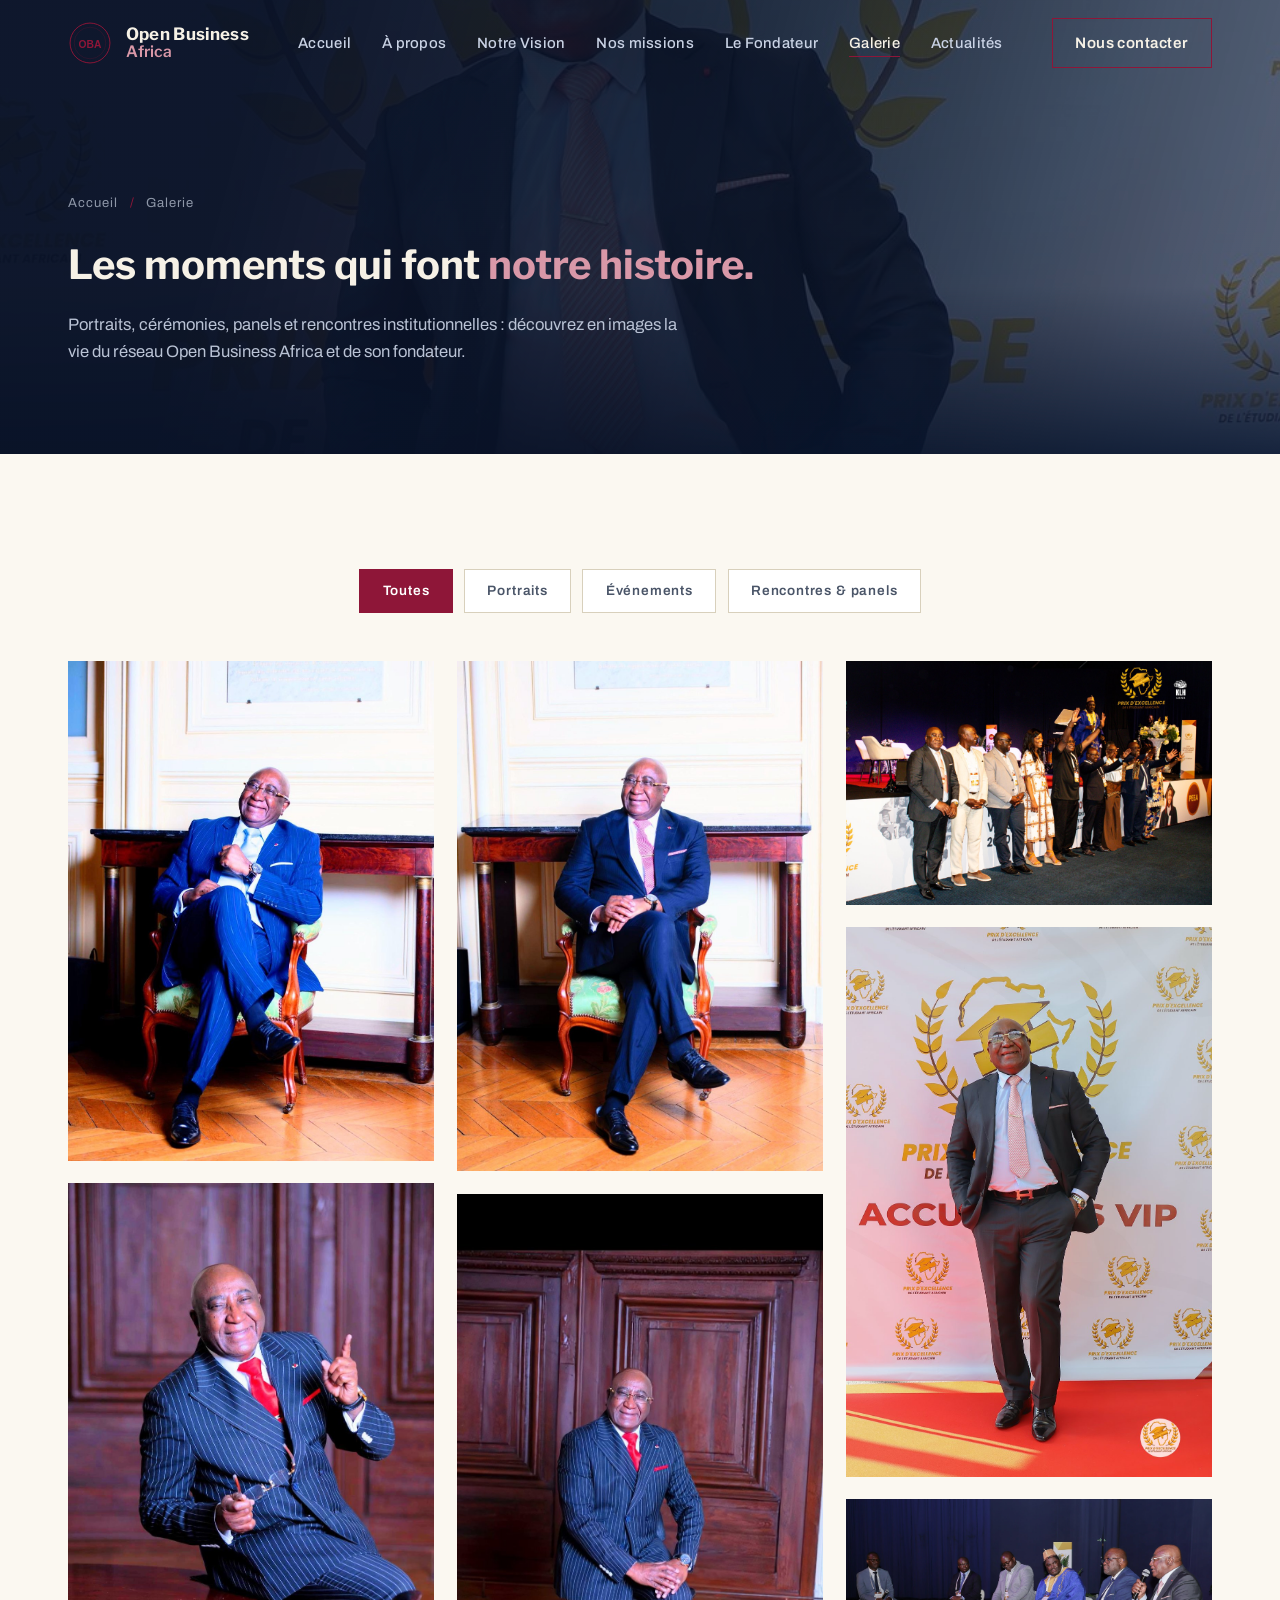
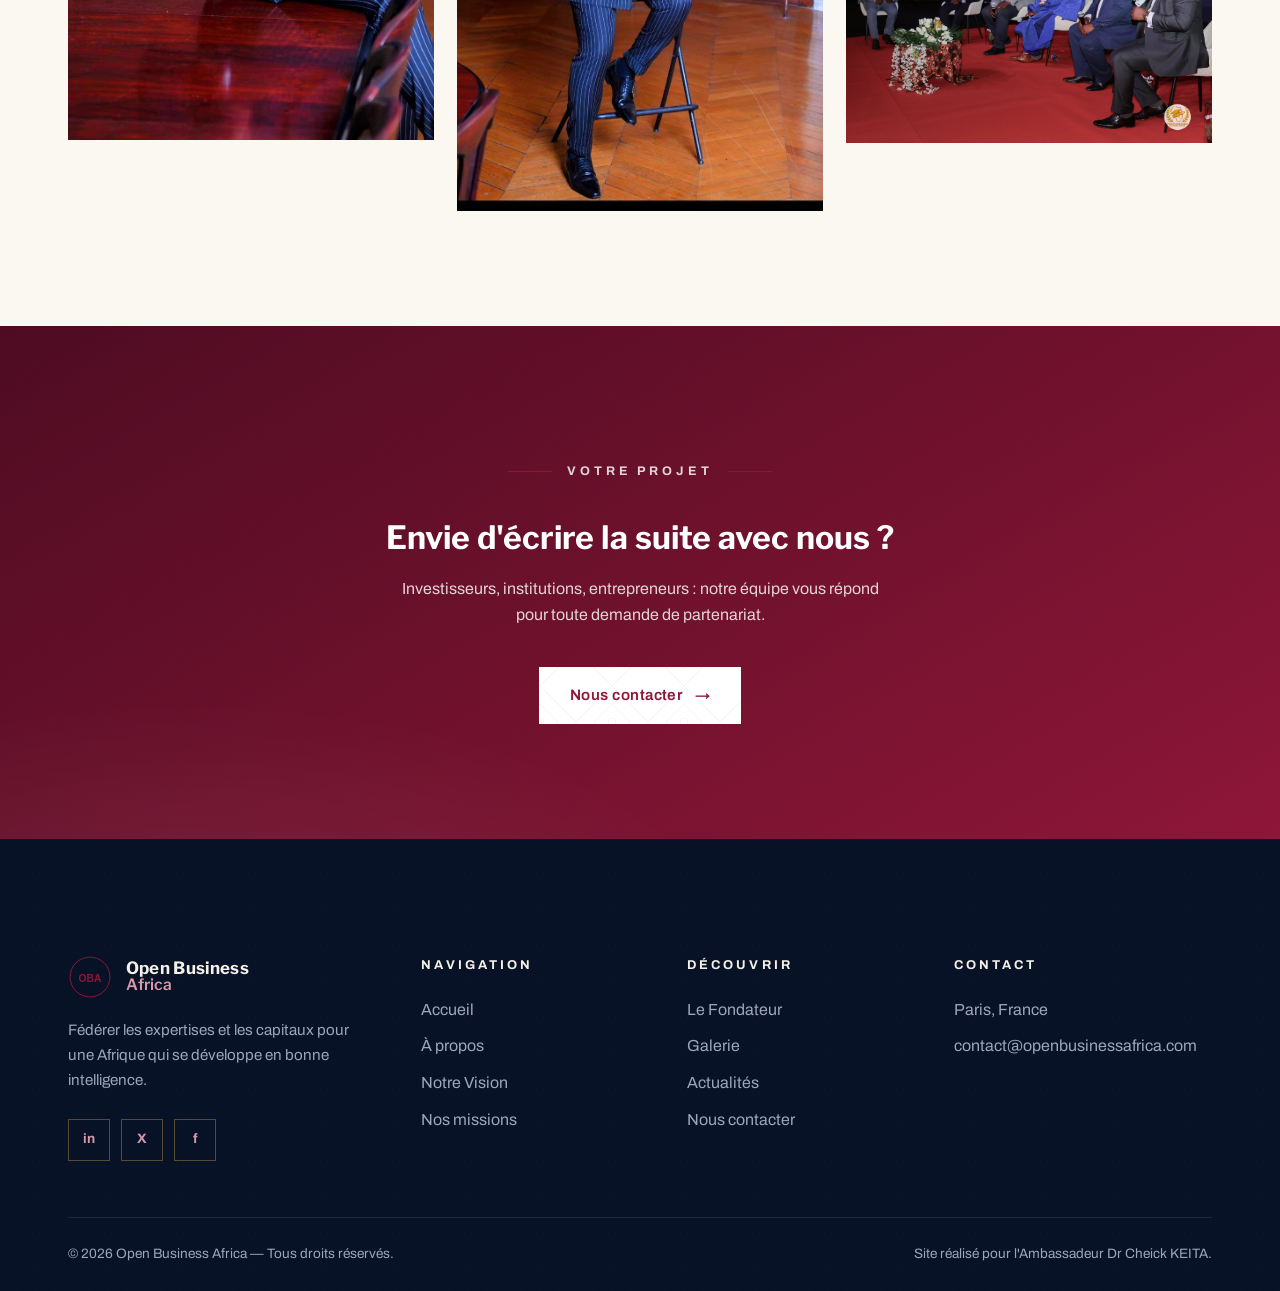
<file: galerie.html>
<!DOCTYPE html>
<html lang="fr">
<head>
<meta charset="UTF-8">
<meta name="viewport" content="width=device-width, initial-scale=1.0">
<title>Galerie — Open Business Africa</title>
<meta name="description" content="La galerie photo d'Open Business Africa : portraits de l'Ambassadeur Dr Cheick KEITA, événements et rencontres du réseau panafricain.">
<meta name="theme-color" content="#081226">
<meta property="og:title" content="Galerie — Open Business Africa">
<meta property="og:description" content="La galerie photo d'Open Business Africa : portraits de l'Ambassadeur Dr Cheick KEITA, événements et rencontres du réseau panafricain.">
<meta property="og:type" content="website">
<meta property="og:locale" content="fr_FR">
<link rel="preconnect" href="https://fonts.googleapis.com">
<link rel="preconnect" href="https://fonts.gstatic.com" crossorigin>
<link href="https://fonts.googleapis.com/css2?family=Libre+Franklin:wght@400;500;600;700;800&family=Archivo:wght@400;500;600;700&display=swap" rel="stylesheet">
<link rel="stylesheet" href="css/style.css">
</head>
<body id="top">

<div class="preloader" id="preloader" aria-hidden="true">
  <svg viewBox="0 0 120 120" width="70" height="70">
    <circle cx="60" cy="60" r="52" fill="none" stroke="currentColor" stroke-width="1.5" opacity="0.3"/>
    <circle class="preloader__ring" cx="60" cy="60" r="52" fill="none" stroke="currentColor" stroke-width="1.5" stroke-dasharray="327" stroke-dashoffset="327"/>
    <text x="60" y="70" text-anchor="middle" font-family="Arial, sans-serif" font-size="26" font-weight="700" fill="currentColor">OBA</text>
  </svg>
</div>

<header class="site-header" id="siteHeader">
  <div class="container site-header__inner">
    <a href="index.html" class="brand" aria-label="Open Business Africa — Accueil">
      <span class="brand__mark" aria-hidden="true">
        <svg viewBox="0 0 64 64" width="44" height="44">
          <circle cx="32" cy="32" r="29" fill="none" stroke="currentColor" stroke-width="1.4"/>
          <circle cx="32" cy="32" r="23" fill="none" stroke="currentColor" stroke-width="0.6" opacity="0.5"/>
          <text x="32" y="39" text-anchor="middle" font-family="Arial, sans-serif" font-size="15" font-weight="700" fill="currentColor">OBA</text>
        </svg>
      </span>
      <span class="brand__name"><strong>Open Business</strong><em>Africa</em></span>
    </a>
    <button class="nav-toggle" id="navToggle" aria-label="Menu" aria-expanded="false" aria-controls="mainNav">
      <span></span><span></span><span></span>
    </button>
    <nav class="main-nav" id="mainNav" aria-label="Navigation principale">
      <ul>
        <li><a href="index.html">Accueil</a></li>
        <li><a href="about.html">À propos</a></li>
        <li><a href="vision.html">Notre Vision</a></li>
        <li><a href="services.html">Nos missions</a></li>
        <li><a href="fondateur.html">Le Fondateur</a></li>
        <li><a href="galerie.html" aria-current="page">Galerie</a></li>
        <li><a href="actualites.html">Actualités</a></li>
       
      </ul>
    </nav>
    <a href="contact.html" class="btn btn--ghost nav-cta">Nous contacter</a>
  </div>
</header>

<section class="page-hero pattern-dark">
  <div class="page-hero__bg" aria-hidden="true" style="background-image:url('images/peea-vip.jpg')"></div>
  <div class="africa-mark" aria-hidden="true"></div>
  <div class="container">
    <nav class="breadcrumb" aria-label="Fil d'Ariane">
      <a href="index.html">Accueil</a><span class="sep">/</span><span>Galerie</span>
    </nav>
    <div class="reveal">
      <h1 class="h-hero">Les moments qui font <span class="gold-italic">notre histoire.</span></h1>
      <p class="lead">Portraits, cérémonies, panels et rencontres institutionnelles : découvrez en images la vie du réseau Open Business Africa et de son fondateur.</p>
    </div>
  </div>
</section>

<section class="section">
  <div class="container">
    <div class="gallery-filters reveal" id="galleryFilters" aria-label="Filtres de la galerie"></div>
    <div class="gallery-grid reveal" data-delay="1" id="galleryGrid"></div>
  </div>
</section>

<!-- Lightbox -->
<div class="lightbox" id="lightbox" role="dialog" aria-modal="true" aria-label="Visionneuse photo">
  <span class="lightbox__count"></span>
  <button class="lightbox__close" aria-label="Fermer">✕</button>
  <button class="lightbox__nav lightbox__nav--prev" aria-label="Photo précédente">←</button>
  <figure>
    <img src="" alt="">
    <figcaption class="lightbox__caption"><span class="cat"></span><span class="txt"></span></figcaption>
  </figure>
  <button class="lightbox__nav lightbox__nav--next" aria-label="Photo suivante">→</button>
</div>

<!-- Bande CTA -->
<section class="cta-band pattern-dark">
  <div class="container reveal">
    <p class="kicker kicker--center">Votre projet</p>
    <h2>Envie d'écrire la suite avec nous ?</h2>
    <p>Investisseurs, institutions, entrepreneurs : notre équipe vous répond pour toute demande de partenariat.</p>
    <a href="contact.html" class="btn">Nous contacter <span class="arrow">→</span></a>
  </div>
</section>

<footer class="site-footer pattern-dark">
  <div class="container">
    <div class="footer-grid">
      <div class="footer-brand">
        <a href="index.html" class="brand">
          <span class="brand__mark" aria-hidden="true">
            <svg viewBox="0 0 64 64" width="44" height="44">
              <circle cx="32" cy="32" r="29" fill="none" stroke="currentColor" stroke-width="1.4"/>
              <text x="32" y="39" text-anchor="middle" font-family="Arial, sans-serif" font-size="15" font-weight="700" fill="currentColor">OBA</text>
            </svg>
          </span>
          <span class="brand__name"><strong>Open Business</strong><em>Africa</em></span>
        </a>
        <p>Fédérer les expertises et les capitaux pour une Afrique qui se développe en bonne intelligence.</p>
        <div class="socials">
          <a href="#" aria-label="LinkedIn">in</a>
          <a href="#" aria-label="X (Twitter)">X</a>
          <a href="#" aria-label="Facebook">f</a>
        </div>
      </div>
      <div>
        <h4>Navigation</h4>
        <ul>
          <li><a href="index.html">Accueil</a></li>
          <li><a href="about.html">À propos</a></li>
          <li><a href="vision.html">Notre Vision</a></li>
          <li><a href="services.html">Nos missions</a></li>
        </ul>
      </div>
      <div>
        <h4>Découvrir</h4>
        <ul>
          <li><a href="fondateur.html">Le Fondateur</a></li>
          <li><a href="galerie.html">Galerie</a></li>
          <li><a href="actualites.html">Actualités</a></li>
          <li><a href="contact.html">Nous contacter</a></li>
        </ul>
      </div>
      <div>
        <h4>Contact</h4>
        <ul>
          <li>Paris, France</li>
          <li><a href="mailto:contact@openbusinessafrica.com">contact@openbusinessafrica.com</a></li>
        </ul>
      </div>
    </div>
    <div class="footer-bottom">
      <p>© <span data-year>2026</span> Open Business Africa — Tous droits réservés.</p>
      <p>Site réalisé pour l'Ambassadeur Dr Cheick KEITA.</p>
    </div>
  </div>
</footer>

<a href="#top" class="to-top" id="toTop" aria-label="Revenir en haut">↑</a>

<script src="js/script.js"></script>
<script src="js/gallery-data.js"></script>
<script src="js/gallery-render.js"></script>
</body>
</html>
</file>
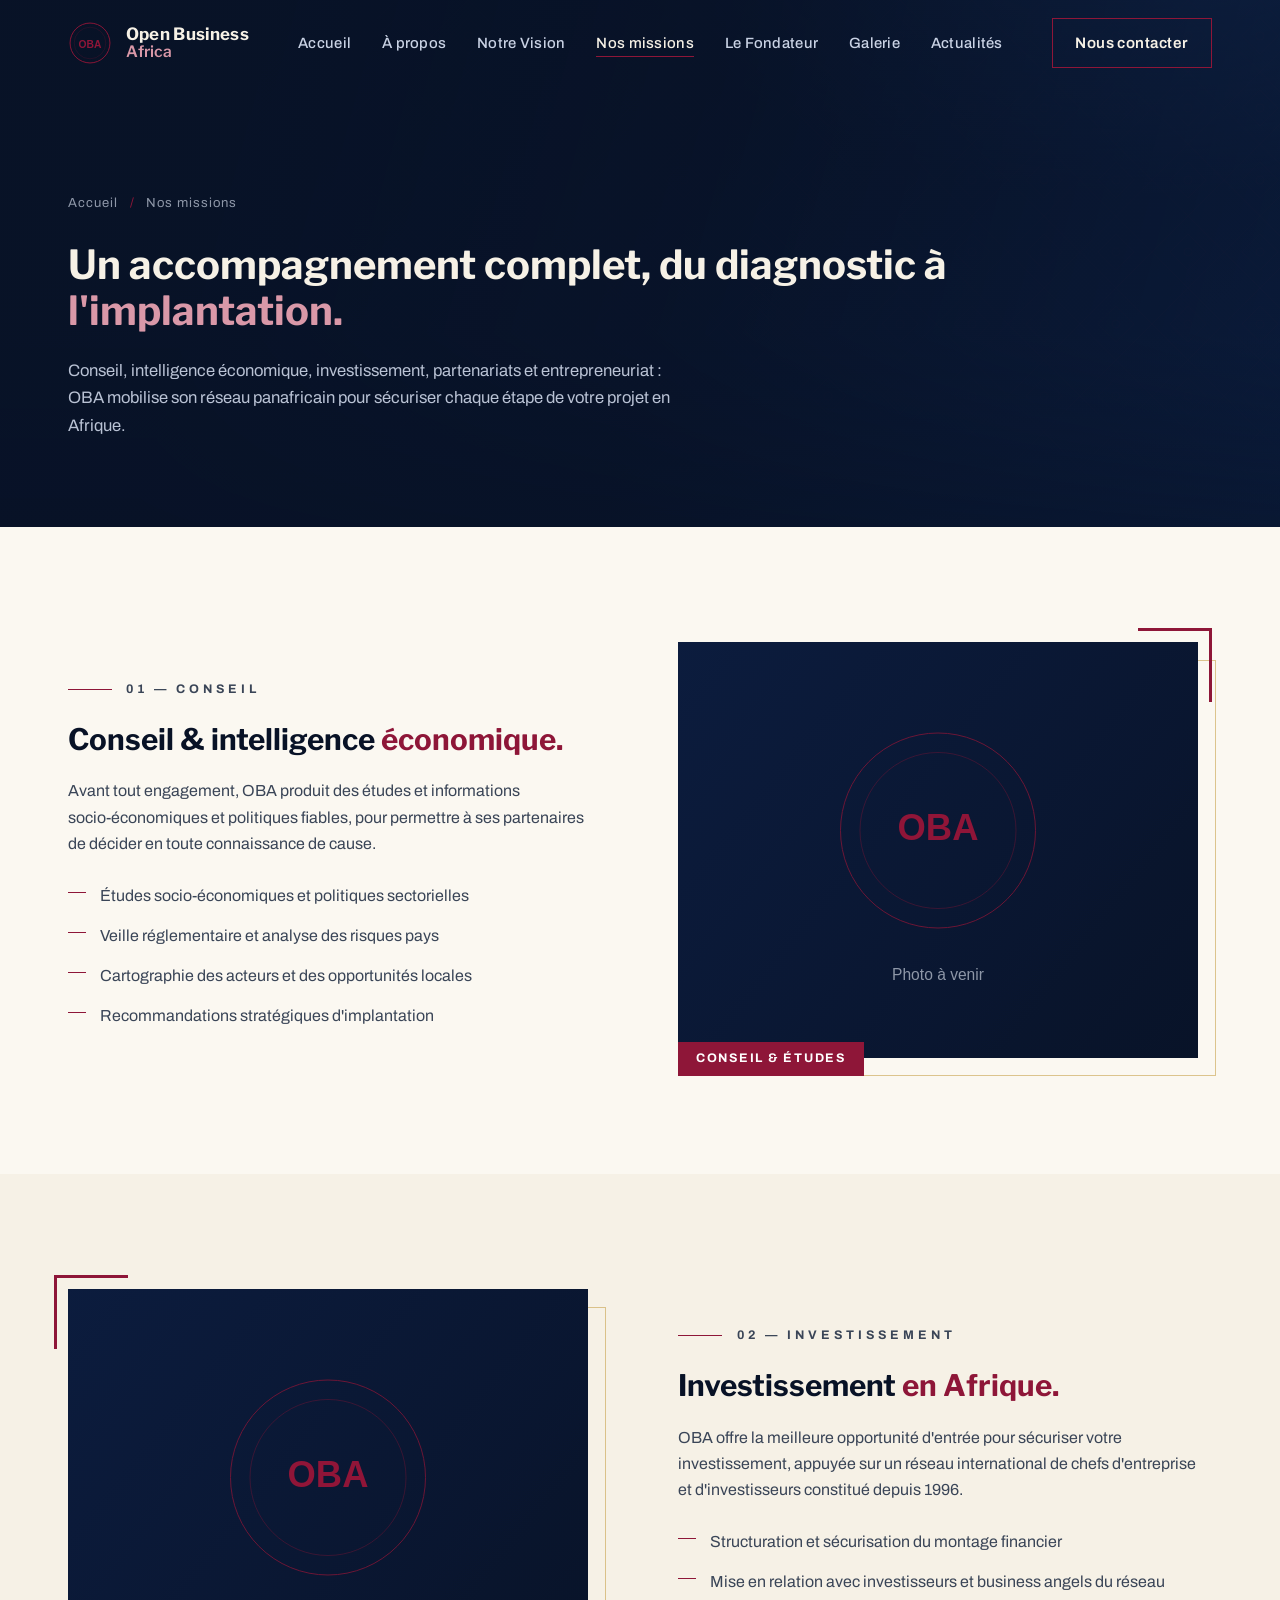
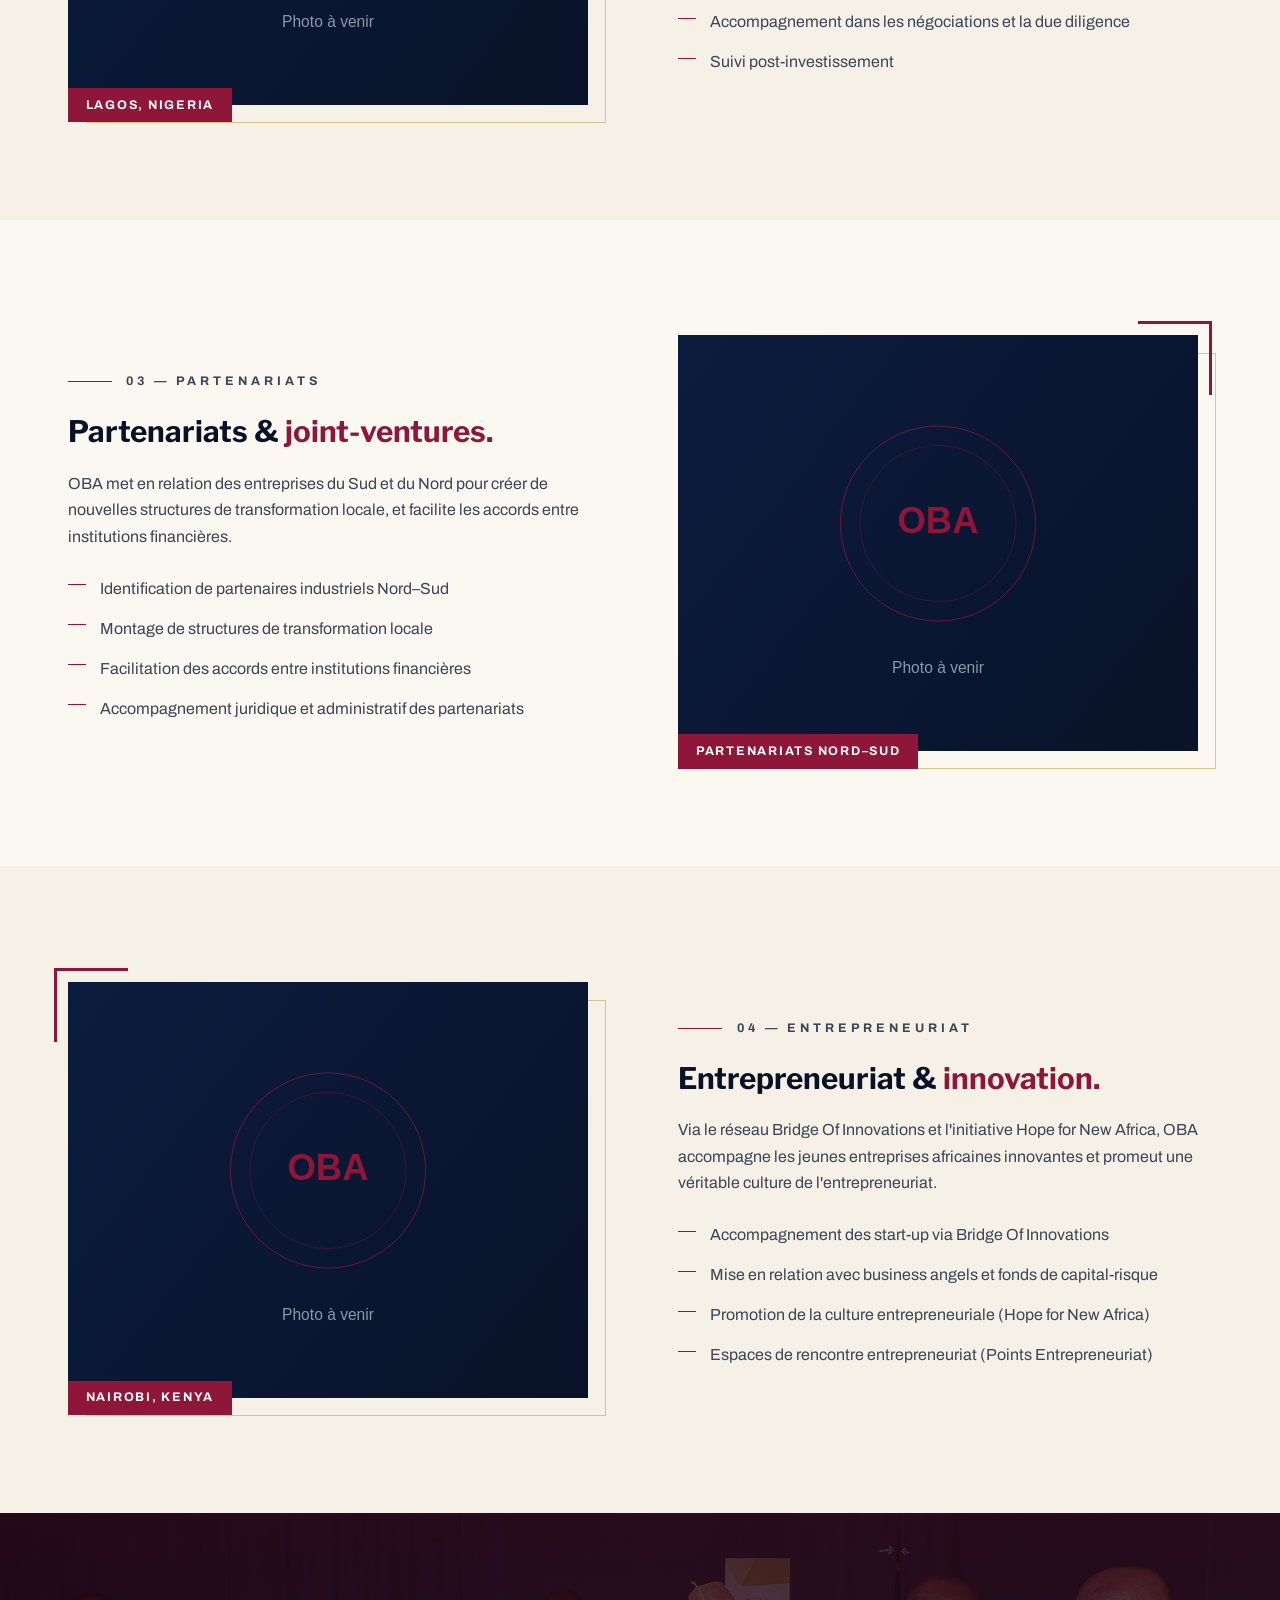
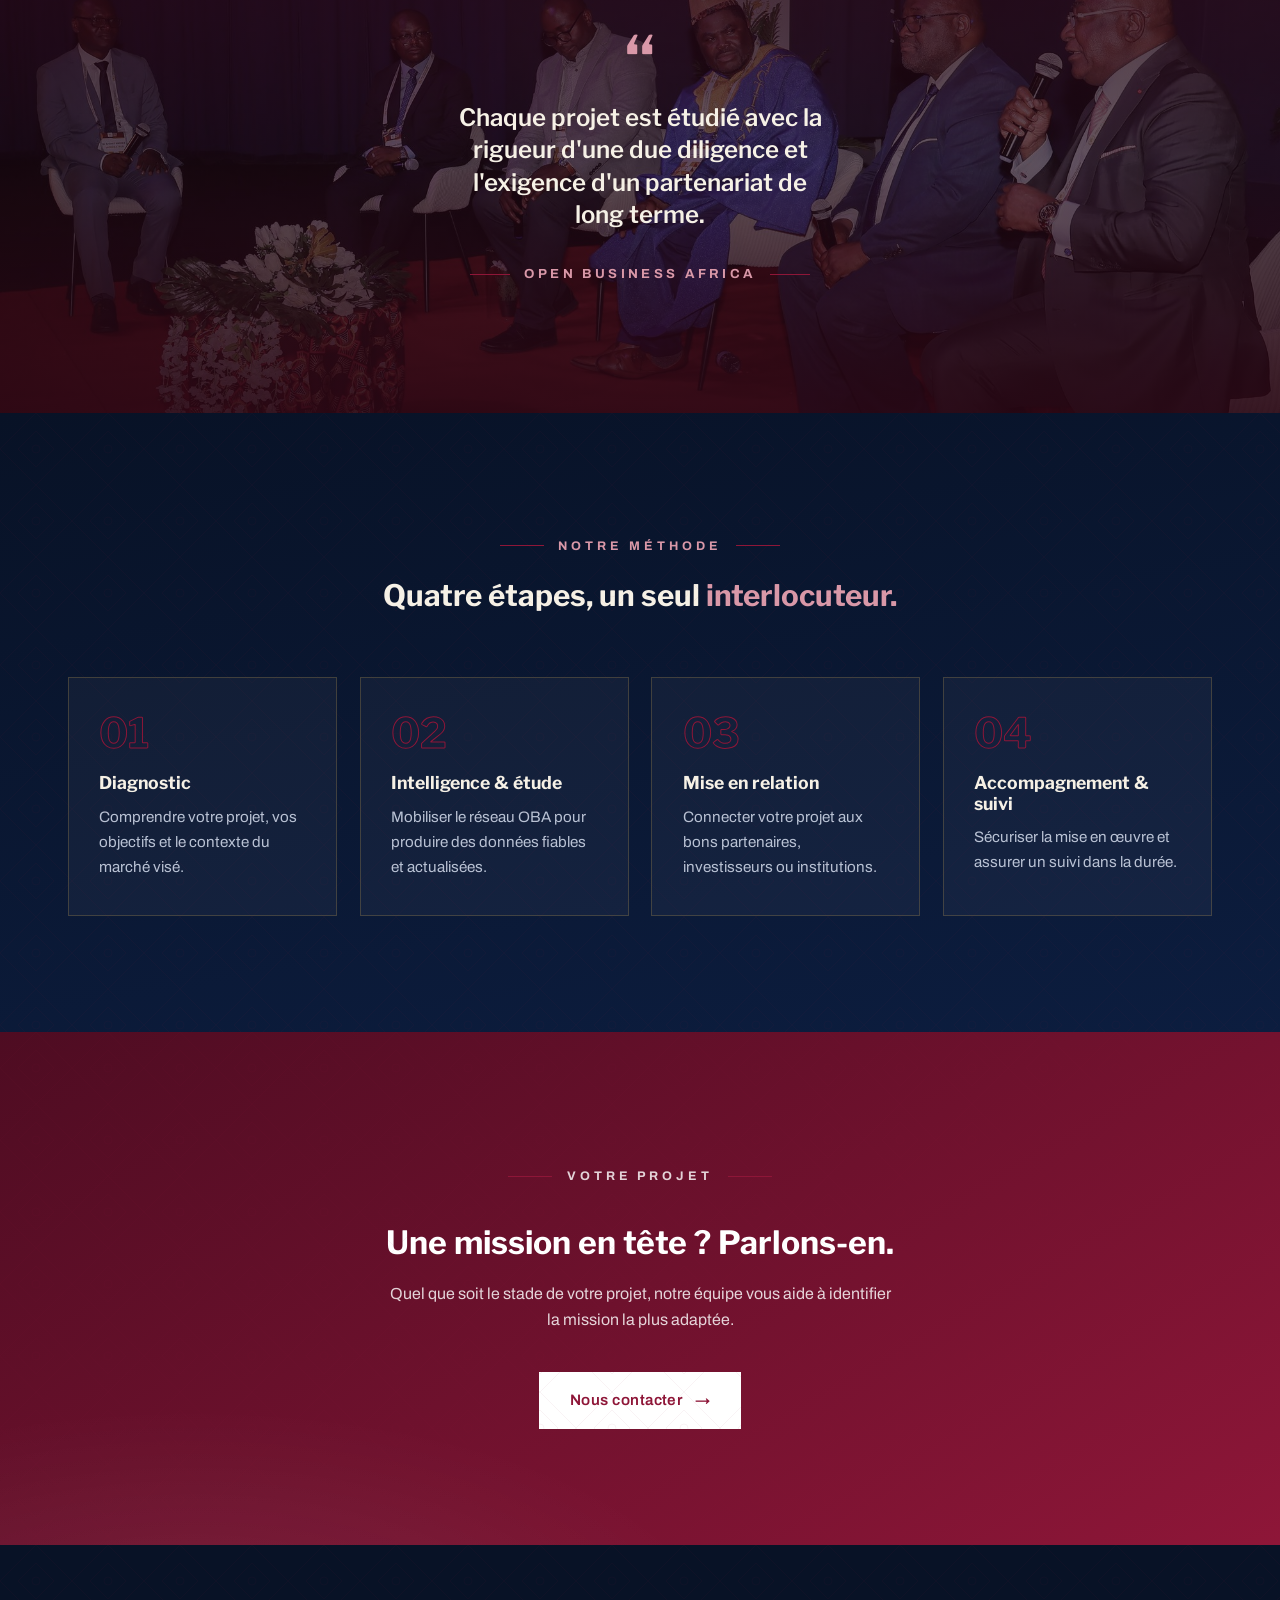
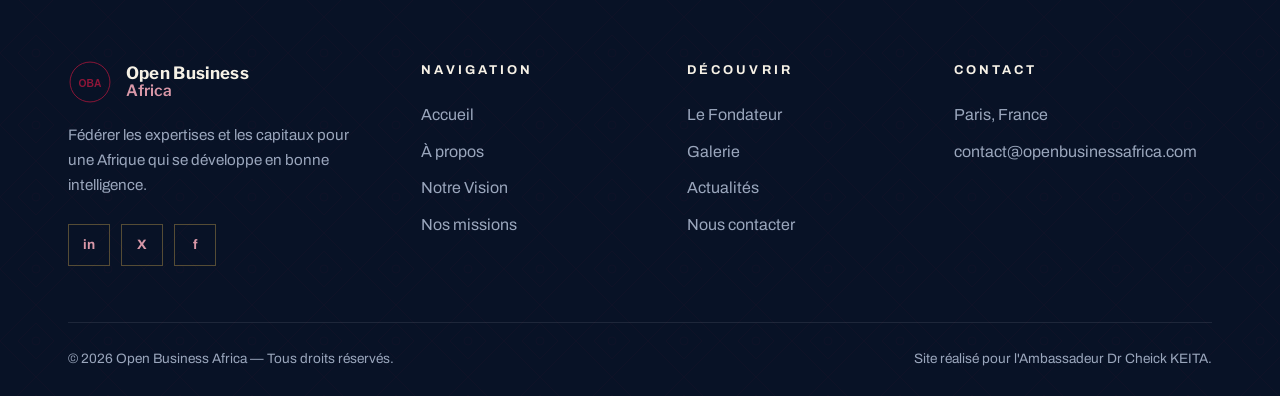
<file: services.html>
<!DOCTYPE html>
<html lang="fr">
<head>
<meta charset="UTF-8">
<meta name="viewport" content="width=device-width, initial-scale=1.0">
<title>Nos missions — Open Business Africa</title>
<meta name="description" content="Conseil & intelligence économique, investissement, partenariats & joint-ventures, entrepreneuriat : les missions d'Open Business Africa.">
<meta name="theme-color" content="#081226">
<meta property="og:title" content="Nos missions — Open Business Africa">
<meta property="og:description" content="Conseil & intelligence économique, investissement, partenariats & joint-ventures, entrepreneuriat : les missions d'Open Business Africa.">
<meta property="og:type" content="website">
<meta property="og:locale" content="fr_FR">
<link rel="preconnect" href="https://fonts.googleapis.com">
<link rel="preconnect" href="https://fonts.gstatic.com" crossorigin>
<link href="https://fonts.googleapis.com/css2?family=Libre+Franklin:wght@400;500;600;700;800&family=Archivo:wght@400;500;600;700&display=swap" rel="stylesheet">
<link rel="stylesheet" href="css/style.css">
</head>
<body id="top">

<div class="preloader" id="preloader" aria-hidden="true">
  <svg viewBox="0 0 120 120" width="70" height="70">
    <circle cx="60" cy="60" r="52" fill="none" stroke="currentColor" stroke-width="1.5" opacity="0.3"/>
    <circle class="preloader__ring" cx="60" cy="60" r="52" fill="none" stroke="currentColor" stroke-width="1.5" stroke-dasharray="327" stroke-dashoffset="327"/>
    <text x="60" y="70" text-anchor="middle" font-family="Arial, sans-serif" font-size="26" font-weight="700" fill="currentColor">OBA</text>
  </svg>
</div>

<header class="site-header" id="siteHeader">
  <div class="container site-header__inner">
    <a href="index.html" class="brand" aria-label="Open Business Africa — Accueil">
      <span class="brand__mark" aria-hidden="true">
        <svg viewBox="0 0 64 64" width="44" height="44">
          <circle cx="32" cy="32" r="29" fill="none" stroke="currentColor" stroke-width="1.4"/>
          <circle cx="32" cy="32" r="23" fill="none" stroke="currentColor" stroke-width="0.6" opacity="0.5"/>
          <text x="32" y="39" text-anchor="middle" font-family="Arial, sans-serif" font-size="15" font-weight="700" fill="currentColor">OBA</text>
        </svg>
      </span>
      <span class="brand__name"><strong>Open Business</strong><em>Africa</em></span>
    </a>
    <button class="nav-toggle" id="navToggle" aria-label="Menu" aria-expanded="false" aria-controls="mainNav">
      <span></span><span></span><span></span>
    </button>
    <nav class="main-nav" id="mainNav" aria-label="Navigation principale">
      <ul>
        <li><a href="index.html">Accueil</a></li>
        <li><a href="about.html">À propos</a></li>
        <li><a href="vision.html">Notre Vision</a></li>
        <li><a href="services.html" aria-current="page">Nos missions</a></li>
        <li><a href="fondateur.html">Le Fondateur</a></li>
        <li><a href="galerie.html">Galerie</a></li>
        <li><a href="actualites.html">Actualités</a></li>
       
      </ul>
    </nav>
    <a href="contact.html" class="btn btn--ghost nav-cta">Nous contacter</a>
  </div>
</header>

<section class="page-hero pattern-dark">
  <div class="page-hero__bg" aria-hidden="true" style="background-image:url('https://commons.wikimedia.org/wiki/Special:FilePath/Elegant_boardroom_%28Unsplash%29.jpg?width=1600')"></div>
  <div class="africa-mark" aria-hidden="true"></div>
  <div class="container">
    <nav class="breadcrumb" aria-label="Fil d'Ariane">
      <a href="index.html">Accueil</a><span class="sep">/</span><span>Nos missions</span>
    </nav>
    <div class="reveal">
      <h1 class="h-hero">Un accompagnement complet, du diagnostic à <span class="gold-italic">l'implantation.</span></h1>
      <p class="lead">Conseil, intelligence économique, investissement, partenariats et entrepreneuriat : OBA mobilise son réseau panafricain pour sécuriser chaque étape de votre projet en Afrique.</p>
    </div>
  </div>
</section>

<!-- Mission 01 -->
<section class="section">
  <div class="container split">
    <div class="split__body reveal">
      <p class="kicker">01 — Conseil</p>
      <h2 class="h-section">Conseil &amp; intelligence <span class="gold-italic">économique.</span></h2>
      <p>Avant tout engagement, OBA produit des études et informations socio-économiques et politiques fiables, pour permettre à ses partenaires de décider en toute connaissance de cause.</p>
      <ul class="gold-list">
        <li>Études socio-économiques et politiques sectorielles</li>
        <li>Veille réglementaire et analyse des risques pays</li>
        <li>Cartographie des acteurs et des opportunités locales</li>
        <li>Recommandations stratégiques d'implantation</li>
      </ul>
    </div>
    <figure class="frame frame--right split__media split__media--wide reveal" data-delay="1">
      <img src="https://commons.wikimedia.org/wiki/Special:FilePath/Cynap-pure_business-meeting_%2846796915672%29.jpg?width=1200" alt="Réunion d'équipe — études et conseil" loading="lazy">
      <figcaption>Conseil &amp; études</figcaption>
    </figure>
  </div>
</section>

<!-- Mission 02 -->
<section class="section section--ivory">
  <div class="container split split--rev">
    <figure class="frame split__media split__media--wide reveal">
      <img src="https://commons.wikimedia.org/wiki/Special:FilePath/Lagos_skyline.jpg?width=1200" alt="Skyline de Lagos — investir en Afrique" loading="lazy">
      <figcaption>Lagos, Nigeria</figcaption>
    </figure>
    <div class="split__body reveal" data-delay="1">
      <p class="kicker">02 — Investissement</p>
      <h2 class="h-section">Investissement <span class="gold-italic">en Afrique.</span></h2>
      <p>OBA offre la meilleure opportunité d'entrée pour sécuriser votre investissement, appuyée sur un réseau international de chefs d'entreprise et d'investisseurs constitué depuis 1996.</p>
      <ul class="gold-list">
        <li>Structuration et sécurisation du montage financier</li>
        <li>Mise en relation avec investisseurs et business angels du réseau</li>
        <li>Accompagnement dans les négociations et la due diligence</li>
        <li>Suivi post-investissement</li>
      </ul>
    </div>
  </div>
</section>

<!-- Mission 03 -->
<section class="section">
  <div class="container split">
    <div class="split__body reveal">
      <p class="kicker">03 — Partenariats</p>
      <h2 class="h-section">Partenariats &amp; <span class="gold-italic">joint-ventures.</span></h2>
      <p>OBA met en relation des entreprises du Sud et du Nord pour créer de nouvelles structures de transformation locale, et facilite les accords entre institutions financières.</p>
      <ul class="gold-list">
        <li>Identification de partenaires industriels Nord–Sud</li>
        <li>Montage de structures de transformation locale</li>
        <li>Facilitation des accords entre institutions financières</li>
        <li>Accompagnement juridique et administratif des partenariats</li>
      </ul>
    </div>
    <figure class="frame frame--right split__media split__media--wide reveal" data-delay="1">
      <img src="https://commons.wikimedia.org/wiki/Special:FilePath/Business_man_and_woman_handshake_in_work_office.jpg?width=1200" alt="Poignée de main — partenariats d'affaires" loading="lazy">
      <figcaption>Partenariats Nord–Sud</figcaption>
    </figure>
  </div>
</section>

<!-- Mission 04 -->
<section class="section section--ivory">
  <div class="container split split--rev">
    <figure class="frame split__media split__media--wide reveal">
      <img src="https://commons.wikimedia.org/wiki/Special:FilePath/Nairobi_City_County_Skyline.jpg?width=1200" alt="Skyline de Nairobi — innovation africaine" loading="lazy">
      <figcaption>Nairobi, Kenya</figcaption>
    </figure>
    <div class="split__body reveal" data-delay="1">
      <p class="kicker">04 — Entrepreneuriat</p>
      <h2 class="h-section">Entrepreneuriat &amp; <span class="gold-italic">innovation.</span></h2>
      <p>Via le réseau Bridge Of Innovations et l'initiative Hope for New Africa, OBA accompagne les jeunes entreprises africaines innovantes et promeut une véritable culture de l'entrepreneuriat.</p>
      <ul class="gold-list">
        <li>Accompagnement des start-up via Bridge Of Innovations</li>
        <li>Mise en relation avec business angels et fonds de capital-risque</li>
        <li>Promotion de la culture entrepreneuriale (Hope for New Africa)</li>
        <li>Espaces de rencontre entrepreneuriat (Points Entrepreneuriat)</li>
      </ul>
    </div>
  </div>
</section>

<!-- Citation -->
<section class="quote-band">
  <div class="quote-band__img" aria-hidden="true"><img src="images/peea-panel.jpg" alt=""></div>
  <blockquote class="reveal">Chaque projet est étudié avec la rigueur d'une due diligence et l'exigence d'un partenariat de long terme.</blockquote>
  <cite class="reveal" data-delay="1">Open Business Africa</cite>
</section>

<!-- Méthode -->
<section class="section section--dark pattern-dark">
  <div class="container">
    <div class="section-head section-head--center reveal">
      <p class="kicker kicker--center">Notre méthode</p>
      <h2 class="h-section on-dark">Quatre étapes, un seul <span class="gold-italic">interlocuteur.</span></h2>
    </div>
    <div class="pillars">
      <article class="card card--dark reveal">
        <span class="pillar__num">01</span>
        <h3 class="on-dark">Diagnostic</h3>
        <p>Comprendre votre projet, vos objectifs et le contexte du marché visé.</p>
      </article>
      <article class="card card--dark reveal" data-delay="1">
        <span class="pillar__num">02</span>
        <h3 class="on-dark">Intelligence &amp; étude</h3>
        <p>Mobiliser le réseau OBA pour produire des données fiables et actualisées.</p>
      </article>
      <article class="card card--dark reveal" data-delay="2">
        <span class="pillar__num">03</span>
        <h3 class="on-dark">Mise en relation</h3>
        <p>Connecter votre projet aux bons partenaires, investisseurs ou institutions.</p>
      </article>
      <article class="card card--dark reveal" data-delay="3">
        <span class="pillar__num">04</span>
        <h3 class="on-dark">Accompagnement &amp; suivi</h3>
        <p>Sécuriser la mise en œuvre et assurer un suivi dans la durée.</p>
      </article>
    </div>
  </div>
</section>

<!-- Bande CTA -->
<section class="cta-band pattern-dark">
  <div class="container reveal">
    <p class="kicker kicker--center">Votre projet</p>
    <h2>Une mission en tête ? Parlons-en.</h2>
    <p>Quel que soit le stade de votre projet, notre équipe vous aide à identifier la mission la plus adaptée.</p>
    <a href="contact.html" class="btn">Nous contacter <span class="arrow">→</span></a>
  </div>
</section>

<footer class="site-footer pattern-dark">
  <div class="container">
    <div class="footer-grid">
      <div class="footer-brand">
        <a href="index.html" class="brand">
          <span class="brand__mark" aria-hidden="true">
            <svg viewBox="0 0 64 64" width="44" height="44">
              <circle cx="32" cy="32" r="29" fill="none" stroke="currentColor" stroke-width="1.4"/>
              <text x="32" y="39" text-anchor="middle" font-family="Arial, sans-serif" font-size="15" font-weight="700" fill="currentColor">OBA</text>
            </svg>
          </span>
          <span class="brand__name"><strong>Open Business</strong><em>Africa</em></span>
        </a>
        <p>Fédérer les expertises et les capitaux pour une Afrique qui se développe en bonne intelligence.</p>
        <div class="socials">
          <a href="#" aria-label="LinkedIn">in</a>
          <a href="#" aria-label="X (Twitter)">X</a>
          <a href="#" aria-label="Facebook">f</a>
        </div>
      </div>
      <div>
        <h4>Navigation</h4>
        <ul>
          <li><a href="index.html">Accueil</a></li>
          <li><a href="about.html">À propos</a></li>
          <li><a href="vision.html">Notre Vision</a></li>
          <li><a href="services.html">Nos missions</a></li>
        </ul>
      </div>
      <div>
        <h4>Découvrir</h4>
        <ul>
          <li><a href="fondateur.html">Le Fondateur</a></li>
          <li><a href="galerie.html">Galerie</a></li>
          <li><a href="actualites.html">Actualités</a></li>
          <li><a href="contact.html">Nous contacter</a></li>
        </ul>
      </div>
      <div>
        <h4>Contact</h4>
        <ul>
          <li>Paris, France</li>
          <li><a href="mailto:contact@openbusinessafrica.com">contact@openbusinessafrica.com</a></li>
        </ul>
      </div>
    </div>
    <div class="footer-bottom">
      <p>© <span data-year>2026</span> Open Business Africa — Tous droits réservés.</p>
      <p>Site réalisé pour l'Ambassadeur Dr Cheick KEITA.</p>
    </div>
  </div>
</footer>

<a href="#top" class="to-top" id="toTop" aria-label="Revenir en haut">↑</a>

<script src="js/script.js"></script>
</body>
</html>
</file>
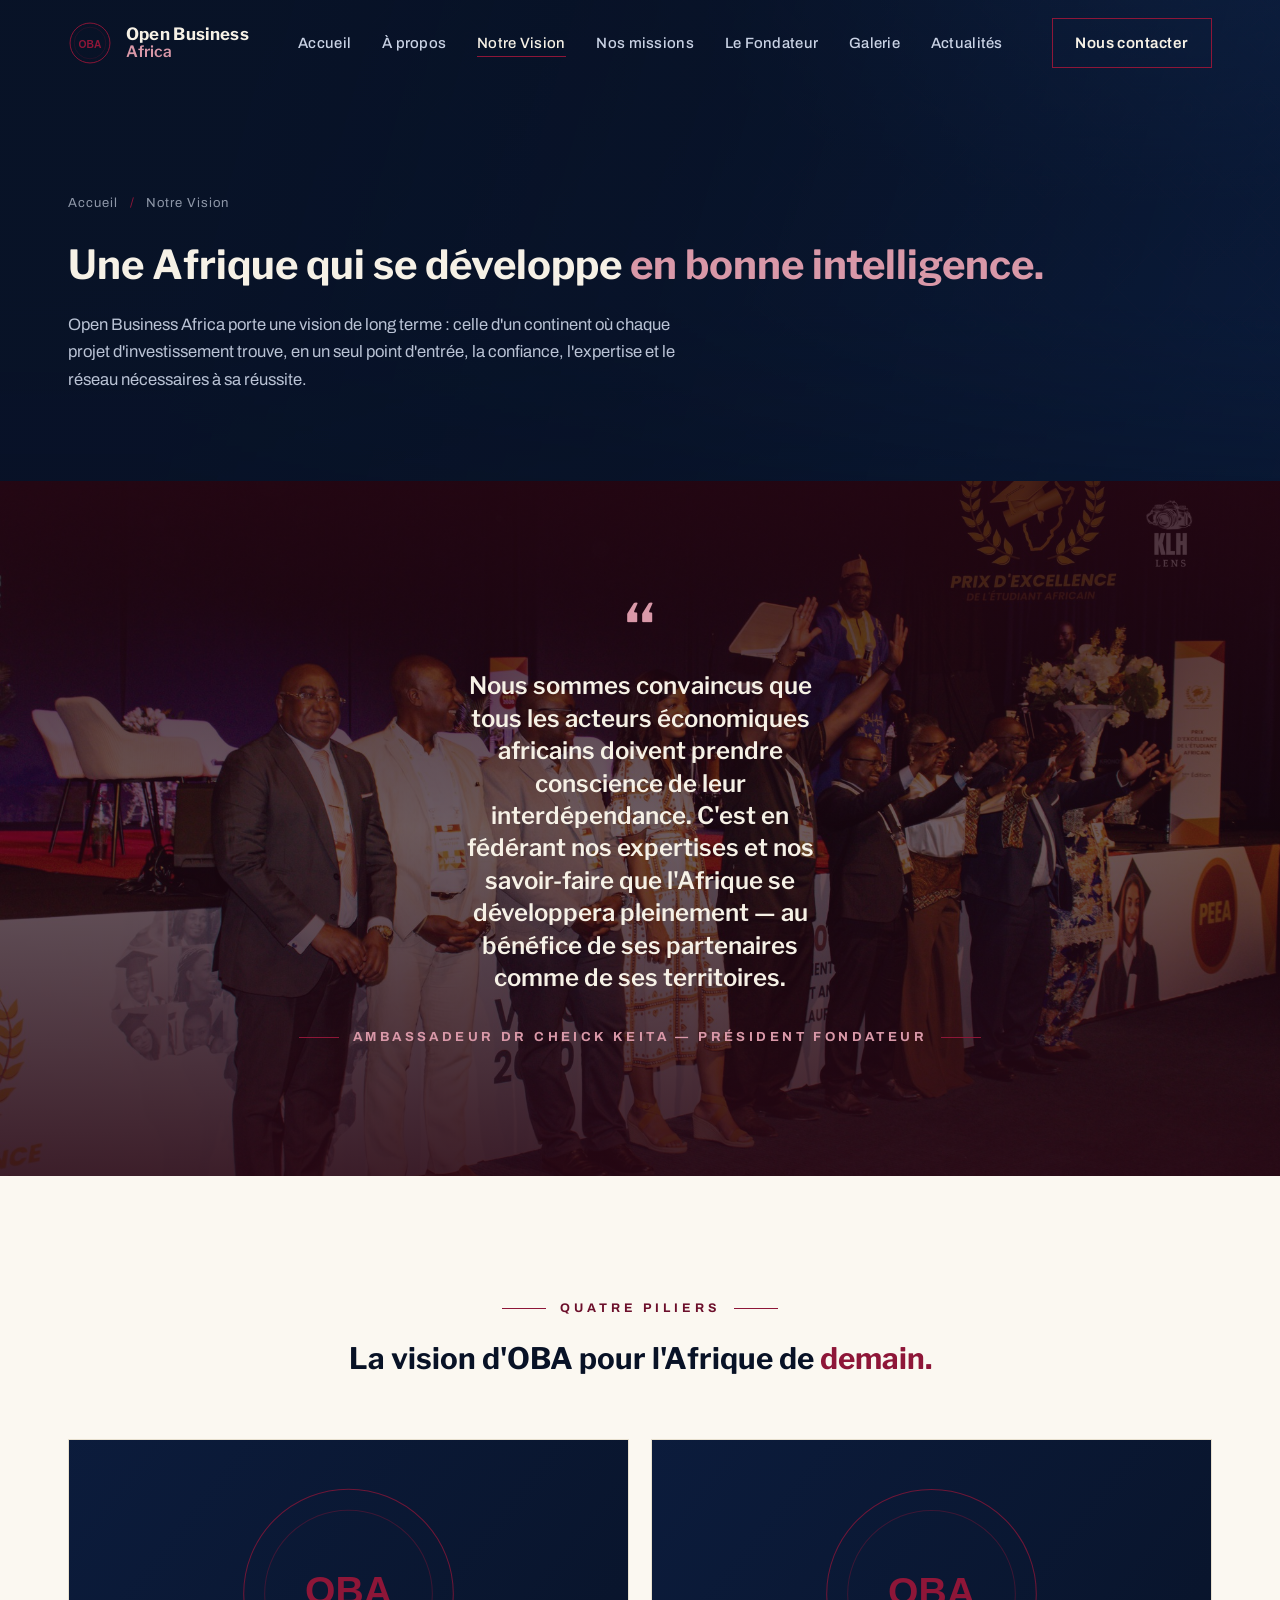
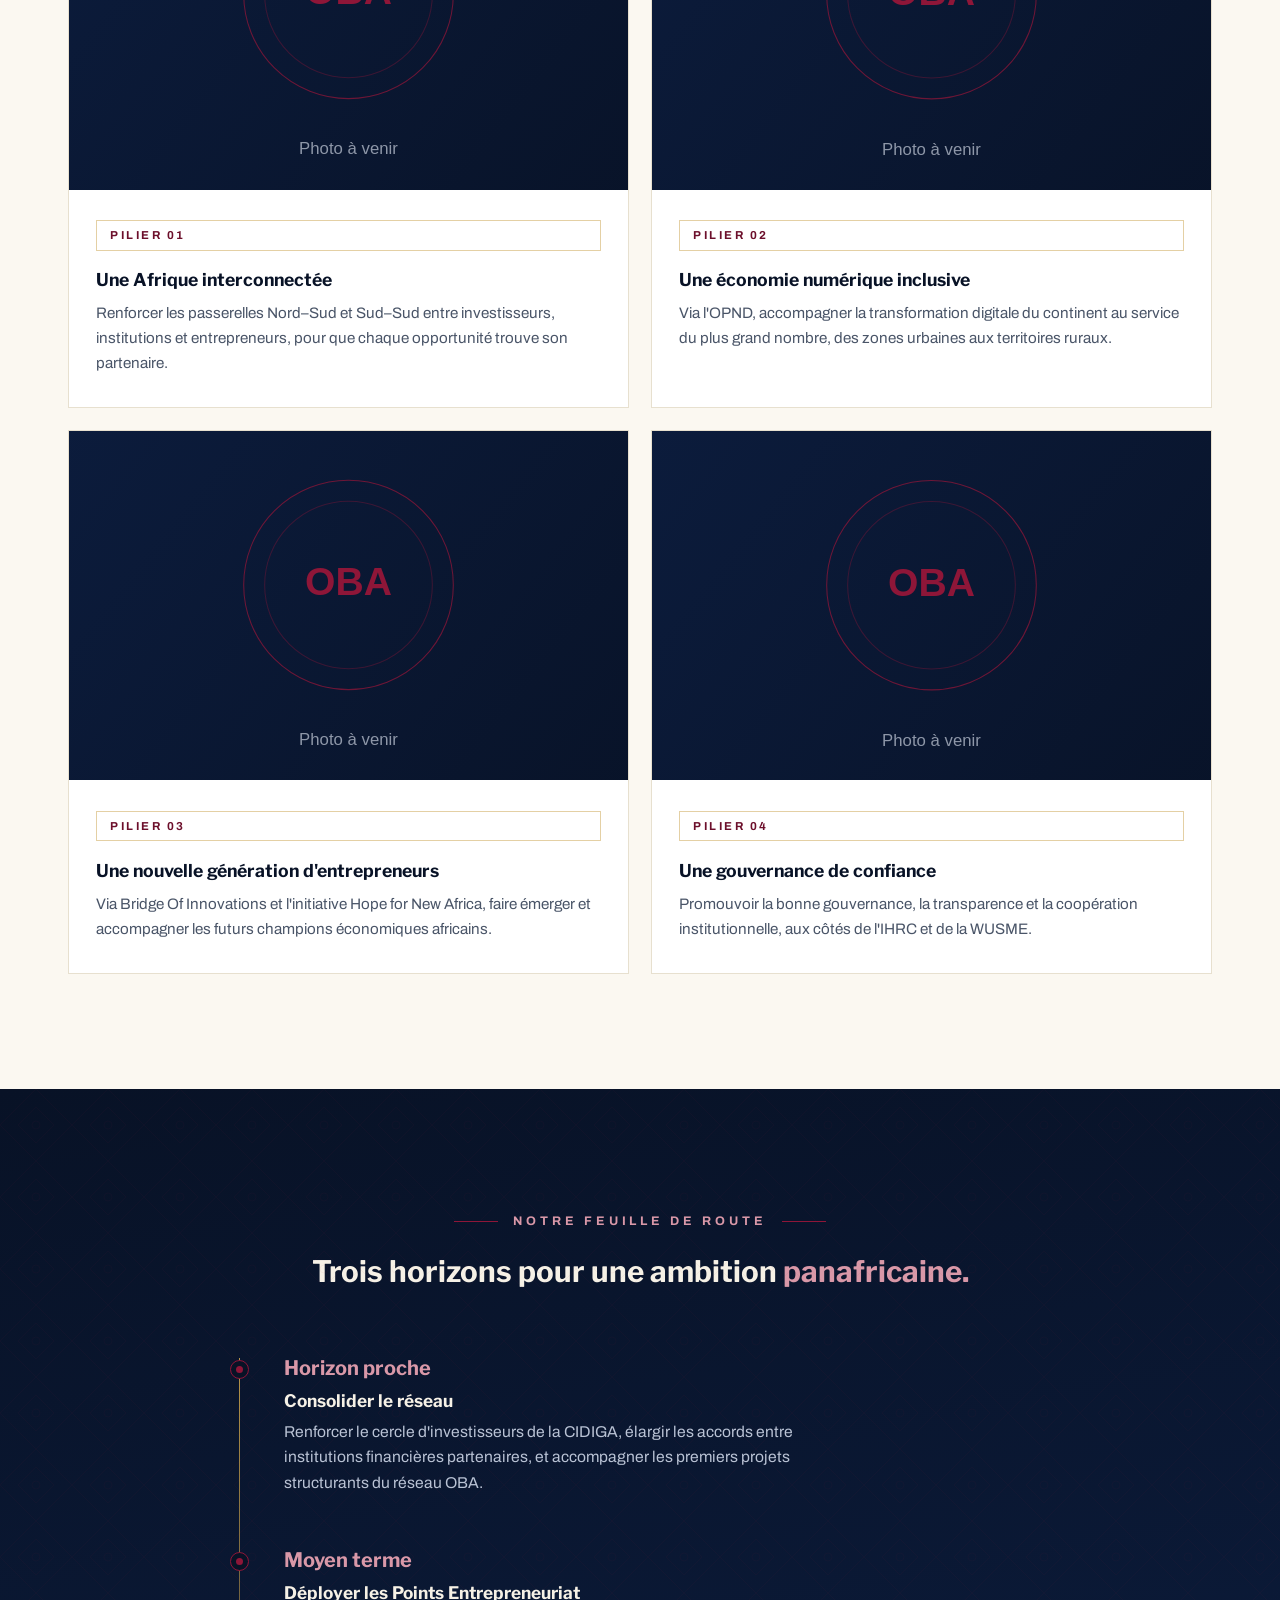
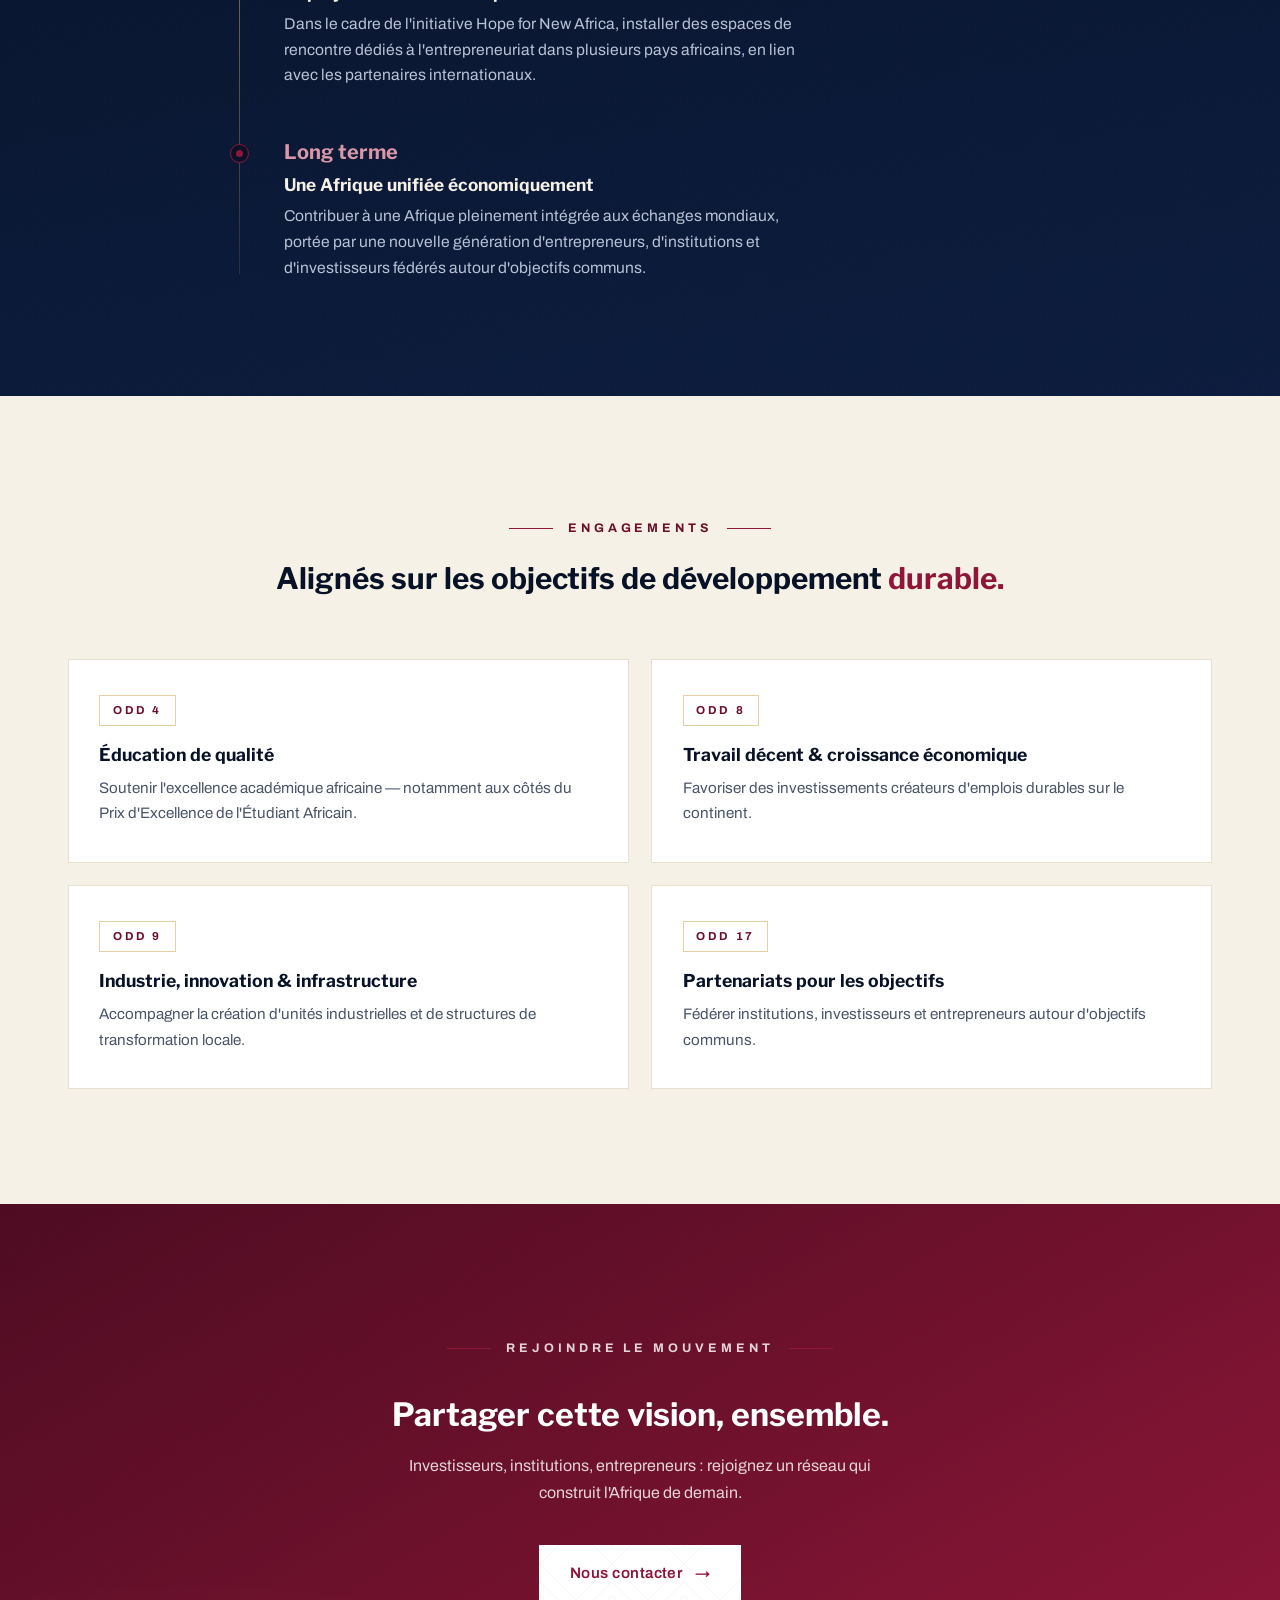
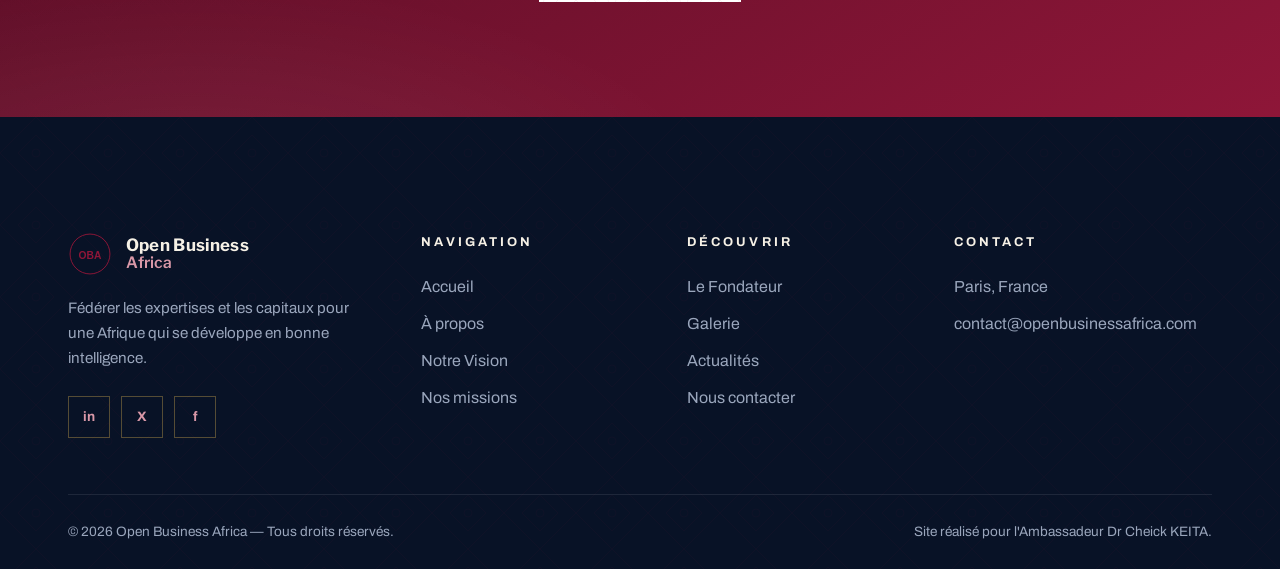
<file: vision.html>
<!DOCTYPE html>
<html lang="fr">
<head>
<meta charset="UTF-8">
<meta name="viewport" content="width=device-width, initial-scale=1.0">
<title>Notre Vision — Open Business Africa</title>
<meta name="description" content="La vision d'Open Business Africa : une Afrique interconnectée, numérique, entrepreneuriale, qui se développe en bonne intelligence.">
<meta name="theme-color" content="#081226">
<meta property="og:title" content="Notre Vision — Open Business Africa">
<meta property="og:description" content="La vision d'Open Business Africa : une Afrique interconnectée, numérique, entrepreneuriale, qui se développe en bonne intelligence.">
<meta property="og:type" content="website">
<meta property="og:locale" content="fr_FR">
<link rel="preconnect" href="https://fonts.googleapis.com">
<link rel="preconnect" href="https://fonts.gstatic.com" crossorigin>
<link href="https://fonts.googleapis.com/css2?family=Libre+Franklin:wght@400;500;600;700;800&family=Archivo:wght@400;500;600;700&display=swap" rel="stylesheet">
<link rel="stylesheet" href="css/style.css">
</head>
<body id="top">

<div class="preloader" id="preloader" aria-hidden="true">
  <svg viewBox="0 0 120 120" width="70" height="70">
    <circle cx="60" cy="60" r="52" fill="none" stroke="currentColor" stroke-width="1.5" opacity="0.3"/>
    <circle class="preloader__ring" cx="60" cy="60" r="52" fill="none" stroke="currentColor" stroke-width="1.5" stroke-dasharray="327" stroke-dashoffset="327"/>
    <text x="60" y="70" text-anchor="middle" font-family="Arial, sans-serif" font-size="26" font-weight="700" fill="currentColor">OBA</text>
  </svg>
</div>

<header class="site-header" id="siteHeader">
  <div class="container site-header__inner">
    <a href="index.html" class="brand" aria-label="Open Business Africa — Accueil">
      <span class="brand__mark" aria-hidden="true">
        <svg viewBox="0 0 64 64" width="44" height="44">
          <circle cx="32" cy="32" r="29" fill="none" stroke="currentColor" stroke-width="1.4"/>
          <circle cx="32" cy="32" r="23" fill="none" stroke="currentColor" stroke-width="0.6" opacity="0.5"/>
          <text x="32" y="39" text-anchor="middle" font-family="Arial, sans-serif" font-size="15" font-weight="700" fill="currentColor">OBA</text>
        </svg>
      </span>
      <span class="brand__name"><strong>Open Business</strong><em>Africa</em></span>
    </a>
    <button class="nav-toggle" id="navToggle" aria-label="Menu" aria-expanded="false" aria-controls="mainNav">
      <span></span><span></span><span></span>
    </button>
    <nav class="main-nav" id="mainNav" aria-label="Navigation principale">
      <ul>
        <li><a href="index.html">Accueil</a></li>
        <li><a href="about.html">À propos</a></li>
        <li><a href="vision.html" aria-current="page">Notre Vision</a></li>
        <li><a href="services.html">Nos missions</a></li>
        <li><a href="fondateur.html">Le Fondateur</a></li>
        <li><a href="galerie.html">Galerie</a></li>
        <li><a href="actualites.html">Actualités</a></li>
        
      </ul>
    </nav>
    <a href="contact.html" class="btn btn--ghost nav-cta">Nous contacter</a>
  </div>
</header>

<section class="page-hero pattern-dark">
  <div class="page-hero__bg" aria-hidden="true" style="background-image:url('https://commons.wikimedia.org/wiki/Special:FilePath/Nairobi_City_County_Skyline.jpg?width=1600')"></div>
  <div class="africa-mark" aria-hidden="true"></div>
  <div class="container">
    <nav class="breadcrumb" aria-label="Fil d'Ariane">
      <a href="index.html">Accueil</a><span class="sep">/</span><span>Notre Vision</span>
    </nav>
    <div class="reveal">
      <h1 class="h-hero">Une Afrique qui se développe <span class="gold-italic">en bonne intelligence.</span></h1>
      <p class="lead">Open Business Africa porte une vision de long terme : celle d'un continent où chaque projet d'investissement trouve, en un seul point d'entrée, la confiance, l'expertise et le réseau nécessaires à sa réussite.</p>
    </div>
  </div>
</section>

<!-- Citation -->
<section class="quote-band">
  <div class="quote-band__img" aria-hidden="true"><img src="images/peea-scene.jpg" alt=""></div>
  <blockquote class="reveal">Nous sommes convaincus que tous les acteurs économiques africains doivent prendre conscience de leur interdépendance. C'est en fédérant nos expertises et nos savoir-faire que l'Afrique se développera pleinement — au bénéfice de ses partenaires comme de ses territoires.</blockquote>
  <cite class="reveal" data-delay="1">Ambassadeur Dr Cheick KEITA — Président fondateur</cite>
</section>

<!-- Quatre piliers -->
<section class="section">
  <div class="container">
    <div class="section-head section-head--center reveal">
      <p class="kicker kicker--center">Quatre piliers</p>
      <h2 class="h-section">La vision d'OBA pour l'Afrique de <span class="gold-italic">demain.</span></h2>
    </div>
    <div class="grid-2">
      <article class="card card--photo reveal">
        <div class="card__media"><img src="https://commons.wikimedia.org/wiki/Special:FilePath/Business_man_and_woman_handshake_in_work_office.jpg?width=1000" alt="Poignée de main entre partenaires" loading="lazy"></div>
        <div class="card__body">
          <span class="card__tag">Pilier 01</span>
          <h3>Une Afrique interconnectée</h3>
          <p>Renforcer les passerelles Nord–Sud et Sud–Sud entre investisseurs, institutions et entrepreneurs, pour que chaque opportunité trouve son partenaire.</p>
        </div>
      </article>
      <article class="card card--photo reveal" data-delay="1">
        <div class="card__media"><img src="https://commons.wikimedia.org/wiki/Special:FilePath/Nairobi_City_County_Skyline.jpg?width=1000" alt="Skyline de Nairobi, hub technologique africain" loading="lazy"></div>
        <div class="card__body">
          <span class="card__tag">Pilier 02</span>
          <h3>Une économie numérique inclusive</h3>
          <p>Via l'OPND, accompagner la transformation digitale du continent au service du plus grand nombre, des zones urbaines aux territoires ruraux.</p>
        </div>
      </article>
      <article class="card card--photo reveal" data-delay="2">
        <div class="card__media"><img src="https://commons.wikimedia.org/wiki/Special:FilePath/Lagos_skyline.jpg?width=1000" alt="Lagos, capitale économique du Nigeria" loading="lazy"></div>
        <div class="card__body">
          <span class="card__tag">Pilier 03</span>
          <h3>Une nouvelle génération d'entrepreneurs</h3>
          <p>Via Bridge Of Innovations et l'initiative Hope for New Africa, faire émerger et accompagner les futurs champions économiques africains.</p>
        </div>
      </article>
      <article class="card card--photo reveal" data-delay="3">
        <div class="card__media"><img src="https://commons.wikimedia.org/wiki/Special:FilePath/Elegant_boardroom_%28Unsplash%29.jpg?width=1000" alt="Salle de conseil — gouvernance" loading="lazy"></div>
        <div class="card__body">
          <span class="card__tag">Pilier 04</span>
          <h3>Une gouvernance de confiance</h3>
          <p>Promouvoir la bonne gouvernance, la transparence et la coopération institutionnelle, aux côtés de l'IHRC et de la WUSME.</p>
        </div>
      </article>
    </div>
  </div>
</section>

<!-- Feuille de route -->
<section class="section section--dark pattern-dark">
  <div class="container">
    <div class="section-head section-head--center reveal">
      <p class="kicker kicker--center">Notre feuille de route</p>
      <h2 class="h-section on-dark">Trois horizons pour une ambition <span class="gold-italic">panafricaine.</span></h2>
    </div>
    <div class="timeline">
      <div class="timeline__item reveal">
        <span class="timeline__year">Horizon proche</span>
        <h3 class="on-dark">Consolider le réseau</h3>
        <p>Renforcer le cercle d'investisseurs de la CIDIGA, élargir les accords entre institutions financières partenaires, et accompagner les premiers projets structurants du réseau OBA.</p>
      </div>
      <div class="timeline__item reveal">
        <span class="timeline__year">Moyen terme</span>
        <h3 class="on-dark">Déployer les Points Entrepreneuriat</h3>
        <p>Dans le cadre de l'initiative Hope for New Africa, installer des espaces de rencontre dédiés à l'entrepreneuriat dans plusieurs pays africains, en lien avec les partenaires internationaux.</p>
      </div>
      <div class="timeline__item reveal">
        <span class="timeline__year">Long terme</span>
        <h3 class="on-dark">Une Afrique unifiée économiquement</h3>
        <p>Contribuer à une Afrique pleinement intégrée aux échanges mondiaux, portée par une nouvelle génération d'entrepreneurs, d'institutions et d'investisseurs fédérés autour d'objectifs communs.</p>
      </div>
    </div>
  </div>
</section>

<!-- ODD -->
<section class="section section--ivory">
  <div class="container">
    <div class="section-head section-head--center reveal">
      <p class="kicker kicker--center">Engagements</p>
      <h2 class="h-section">Alignés sur les objectifs de développement <span class="gold-italic">durable.</span></h2>
    </div>
    <div class="grid-2">
      <article class="card reveal"><span class="card__tag">ODD 4</span><h3>Éducation de qualité</h3><p>Soutenir l'excellence académique africaine — notamment aux côtés du Prix d'Excellence de l'Étudiant Africain.</p></article>
      <article class="card reveal" data-delay="1"><span class="card__tag">ODD 8</span><h3>Travail décent &amp; croissance économique</h3><p>Favoriser des investissements créateurs d'emplois durables sur le continent.</p></article>
      <article class="card reveal" data-delay="2"><span class="card__tag">ODD 9</span><h3>Industrie, innovation &amp; infrastructure</h3><p>Accompagner la création d'unités industrielles et de structures de transformation locale.</p></article>
      <article class="card reveal" data-delay="3"><span class="card__tag">ODD 17</span><h3>Partenariats pour les objectifs</h3><p>Fédérer institutions, investisseurs et entrepreneurs autour d'objectifs communs.</p></article>
    </div>
  </div>
</section>

<!-- Bande CTA -->
<section class="cta-band pattern-dark">
  <div class="container reveal">
    <p class="kicker kicker--center">Rejoindre le mouvement</p>
    <h2>Partager cette vision, ensemble.</h2>
    <p>Investisseurs, institutions, entrepreneurs : rejoignez un réseau qui construit l'Afrique de demain.</p>
    <a href="contact.html" class="btn">Nous contacter <span class="arrow">→</span></a>
  </div>
</section>

<footer class="site-footer pattern-dark">
  <div class="container">
    <div class="footer-grid">
      <div class="footer-brand">
        <a href="index.html" class="brand">
          <span class="brand__mark" aria-hidden="true">
            <svg viewBox="0 0 64 64" width="44" height="44">
              <circle cx="32" cy="32" r="29" fill="none" stroke="currentColor" stroke-width="1.4"/>
              <text x="32" y="39" text-anchor="middle" font-family="Arial, sans-serif" font-size="15" font-weight="700" fill="currentColor">OBA</text>
            </svg>
          </span>
          <span class="brand__name"><strong>Open Business</strong><em>Africa</em></span>
        </a>
        <p>Fédérer les expertises et les capitaux pour une Afrique qui se développe en bonne intelligence.</p>
        <div class="socials">
          <a href="#" aria-label="LinkedIn">in</a>
          <a href="#" aria-label="X (Twitter)">X</a>
          <a href="#" aria-label="Facebook">f</a>
        </div>
      </div>
      <div>
        <h4>Navigation</h4>
        <ul>
          <li><a href="index.html">Accueil</a></li>
          <li><a href="about.html">À propos</a></li>
          <li><a href="vision.html">Notre Vision</a></li>
          <li><a href="services.html">Nos missions</a></li>
        </ul>
      </div>
      <div>
        <h4>Découvrir</h4>
        <ul>
          <li><a href="fondateur.html">Le Fondateur</a></li>
          <li><a href="galerie.html">Galerie</a></li>
          <li><a href="actualites.html">Actualités</a></li>
          <li><a href="contact.html">Nous contacter</a></li>
        </ul>
      </div>
      <div>
        <h4>Contact</h4>
        <ul>
          <li>Paris, France</li>
          <li><a href="mailto:contact@openbusinessafrica.com">contact@openbusinessafrica.com</a></li>
        </ul>
      </div>
    </div>
    <div class="footer-bottom">
      <p>© <span data-year>2026</span> Open Business Africa — Tous droits réservés.</p>
      <p>Site réalisé pour l'Ambassadeur Dr Cheick KEITA.</p>
    </div>
  </div>
</footer>

<a href="#top" class="to-top" id="toTop" aria-label="Revenir en haut">↑</a>

<script src="js/script.js"></script>
</body>
</html>
</file>
<file: css/style.css>
/* ==========================================================================
   OPEN BUSINESS AFRICA — Design System « Prestige Panafricain »
   Bleu nuit · Rouge · Blanc — Libre Franklin / Archivo
   ========================================================================== */

:root{
  /* Palette */
  --midnight:#081226;
  --navy:#0C1D3F;
  --navy-2:#122A55;
  --navy-3:#1A3768;
  --gold:#8E1638;
  --gold-light:#D998A8;
  --gold-deep:#6C0F2B;
  --ivory:#F6F1E6;
  --paper:#FBF8F1;
  --white:#FFFFFF;
  --stone:#8E97A8;
  --ink:#101828;

  /* Typo */
  --font-display:"Libre Franklin","Helvetica Neue",Arial,sans-serif;
  --font-body:"Archivo","Helvetica Neue",Arial,sans-serif;

  /* Rythme */
  --container:1240px;
  --gutter:clamp(1.25rem,4vw,3rem);
  --section:clamp(4.5rem,9vw,8.5rem);

  --ease:cubic-bezier(.22,.8,.24,1);
  --shadow-lg:0 30px 80px -20px rgba(8,18,38,.45);
  --shadow-md:0 18px 50px -18px rgba(8,18,38,.28);
}

/* ------------------------------------------------ Reset */
*,*::before,*::after{box-sizing:border-box;margin:0;padding:0}
html{scroll-behavior:smooth}
body{
  font-family:var(--font-body);
  color:var(--ink);
  background:var(--paper);
  line-height:1.65;
  font-size:1rem;
  -webkit-font-smoothing:antialiased;
  overflow-x:hidden;
}
img{max-width:100%;display:block}
a{color:inherit;text-decoration:none}
ul{list-style:none}
button{font:inherit;cursor:pointer;border:0;background:none}

::selection{background:var(--gold);color:#fff}

.container{max-width:var(--container);margin-inline:auto;padding-inline:var(--gutter)}

/* ------------------------------------------------ Typographie */
h1,h2,h3,.display{font-family:var(--font-display);font-weight:700;line-height:1.15;color:var(--midnight)}
.h-hero{font-size:clamp(1.6rem,3.2vw,2.5rem);font-weight:700;letter-spacing:0}
.h-section{font-size:clamp(1.35rem,2.4vw,1.85rem);font-weight:700;letter-spacing:0}
.h-card{font-family:var(--font-display);font-size:1.25rem;font-weight:600;line-height:1.2}
.gold-italic{font-style:normal;font-weight:700;color:var(--gold)}
.section--dark .gold-italic,.hero .gold-italic,.page-hero .gold-italic,.cta-band .gold-italic{color:var(--gold-light)}
.on-dark{color:var(--ivory)}
.lead{font-size:clamp(.98rem,1.3vw,1.1rem);color:#3A4557;max-width:62ch}
.on-dark-p{color:#B9C2D4}

/* Étiquette de section : trait + petites capitales */
.kicker{
  display:inline-flex;align-items:center;gap:.9rem;
  font-size:.78rem;font-weight:700;letter-spacing:.32em;text-transform:uppercase;
  color:var(--gold-deep);margin-bottom:1.4rem;
}
.kicker::before{content:"";width:44px;height:1px;background:var(--gold)}
.kicker--center{justify-content:center}
.kicker--center::after{content:"";width:44px;height:1px;background:var(--gold)}
.section--dark .kicker,.page-hero .kicker,.hero .kicker{color:var(--gold-light)}

/* ------------------------------------------------ Préloader */
.preloader{
  position:fixed;inset:0;z-index:200;display:grid;place-items:center;
  background:var(--midnight);color:var(--gold);
  transition:opacity .7s var(--ease),visibility .7s;
}
.preloader.is-done{opacity:0;visibility:hidden}
.preloader__ring{animation:ringDraw 1.4s var(--ease) forwards}
@keyframes ringDraw{to{stroke-dashoffset:0}}

/* ------------------------------------------------ Header */
.site-header{
  position:fixed;top:0;left:0;right:0;z-index:100;
  transition:background .45s var(--ease),box-shadow .45s,padding .45s;
  padding-block:1.15rem;
}
.site-header.is-scrolled{
  background:rgba(8,18,38,.97);
  box-shadow:0 1px 0 rgba(142,22,56,.35);
  padding-block:.55rem;
}
/* Flou uniquement sur grand écran : sur mobile, backdrop-filter sur le header
   casse le positionnement du menu plein écran (bug iOS/WebKit) */
@media (min-width:901px){
  .site-header.is-scrolled{
    background:rgba(8,18,38,.86);
    backdrop-filter:blur(14px);-webkit-backdrop-filter:blur(14px);
  }
}
.site-header__inner{display:flex;align-items:center;justify-content:space-between;gap:2rem}

.brand{display:flex;align-items:center;gap:.85rem;color:var(--ivory)}
.brand__mark{color:var(--gold);display:grid;place-items:center}
.brand__name{display:flex;flex-direction:column;line-height:1.05;font-family:var(--font-display)}
.brand__name strong{font-size:1.06rem;font-weight:700;letter-spacing:.02em}
.brand__name em{font-style:normal;font-weight:600;color:var(--gold-light);font-size:.98rem}

.main-nav ul{display:flex;gap:clamp(1rem,2.4vw,2.1rem);align-items:center}
.main-nav a{
  position:relative;color:#C9D2E4;font-size:.93rem;font-weight:500;letter-spacing:.02em;
  padding-block:.4rem;transition:color .3s;
}
.main-nav a::after{
  content:"";position:absolute;left:0;bottom:0;height:1px;width:100%;
  background:var(--gold);transform:scaleX(0);transform-origin:right;
  transition:transform .4s var(--ease);
}
.main-nav a:hover,.main-nav a[aria-current="page"]{color:var(--ivory)}
.main-nav a:hover::after,.main-nav a[aria-current="page"]::after{transform:scaleX(1);transform-origin:left}

.btn{
  display:inline-flex;align-items:center;gap:.7rem;
  font-weight:600;font-size:.95rem;letter-spacing:.03em;
  padding:.95rem 1.9rem;border:1px solid var(--gold);
  color:#fff;background:var(--gold);
  transition:background .35s var(--ease),color .35s,border-color .35s,transform .35s;
}
.btn:hover{background:var(--gold-deep);border-color:var(--gold-deep);transform:translateY(-2px)}
.btn--ghost{background:transparent;color:var(--ivory)}
.btn--ghost:hover{background:var(--gold);color:#fff}
.btn--dark{background:var(--midnight);border-color:var(--midnight);color:var(--ivory)}
.btn--dark:hover{background:var(--navy-2);border-color:var(--navy-2)}
.btn .arrow{transition:transform .35s var(--ease)}
.btn:hover .arrow{transform:translateX(5px)}
.nav-cta{white-space:nowrap;padding:.7rem 1.4rem}

/* Burger */
.nav-toggle{display:none;flex-direction:column;gap:6px;z-index:110}
.nav-toggle span{display:block;width:28px;height:2px;background:var(--ivory);transition:.4s var(--ease)}
.nav-toggle.is-open span:nth-child(1){transform:translateY(8px) rotate(45deg)}
.nav-toggle.is-open span:nth-child(2){opacity:0}
.nav-toggle.is-open span:nth-child(3){transform:translateY(-8px) rotate(-45deg)}

/* ------------------------------------------------ Motif africain (fond subtil) */
.pattern-dark::before{
  content:"";position:absolute;inset:0;pointer-events:none;opacity:.05;
  background-image:url("data:image/svg+xml,%3Csvg xmlns='http://www.w3.org/2000/svg' width='72' height='72' viewBox='0 0 72 72'%3E%3Cg fill='none' stroke='%238E1638' stroke-width='1'%3E%3Cpath d='M0 36 L36 0 L72 36 L36 72 Z'/%3E%3Cpath d='M18 36 L36 18 L54 36 L36 54 Z'/%3E%3Ccircle cx='36' cy='36' r='4'/%3E%3C/g%3E%3C/svg%3E");
}

/* ------------------------------------------------ Hero accueil */
.hero{
  position:relative;
  min-height:100svh;display:flex;flex-direction:column;justify-content:center;
  background:
    radial-gradient(1100px 600px at 85% -10%,rgba(26,55,104,.65),transparent 60%),
    radial-gradient(800px 500px at -10% 110%,rgba(201,162,75,.14),transparent 60%),
    linear-gradient(160deg,var(--midnight) 0%,var(--navy) 55%,#0A1B39 100%);
  color:var(--ivory);overflow:hidden;
  padding-top:7.5rem;padding-bottom:5.5rem;
}
.hero__grid{
  display:grid;grid-template-columns:minmax(0,1.15fr) minmax(0,.85fr);
  gap:clamp(2rem,5vw,5rem);align-items:center;
}
.hero .lead{color:#B9C2D4}
.hero__actions{display:flex;flex-wrap:wrap;gap:1rem;margin-top:2.4rem}
.hero__since{
  display:inline-flex;align-items:center;gap:.8rem;margin-bottom:1.6rem;
  font-size:.8rem;font-weight:700;letter-spacing:.3em;text-transform:uppercase;color:var(--gold-light);
}
.hero__since::before{content:"";width:52px;height:1px;background:var(--gold)}

/* Cadre photo prestige : double bordure décalée + coin doré */
.frame{position:relative;display:block}
.frame img{width:100%;height:100%;object-fit:cover;position:relative;z-index:2;filter:saturate(1.02)}
.frame::before{
  content:"";position:absolute;inset:0;z-index:1;
  transform:translate(18px,18px);border:1px solid rgba(201,162,75,.6);
}
.frame::after{
  content:"";position:absolute;top:-14px;left:-14px;width:74px;height:74px;z-index:3;
  border-top:3px solid var(--gold);border-left:3px solid var(--gold);
}
.frame--right::after{left:auto;right:-14px;border-left:0;border-right:3px solid var(--gold)}
.hero__portrait{max-width:460px;margin-left:auto;aspect-ratio:4/5}
.hero__portrait img{box-shadow:var(--shadow-lg)}
.frame figcaption{
  position:absolute;z-index:4;left:0;bottom:-1.1rem;
  background:var(--gold);color:#fff;
  font-size:.78rem;font-weight:700;letter-spacing:.14em;text-transform:uppercase;
  padding:.55rem 1.1rem;max-width:min(100%,34rem);line-height:1.35;
}
.frame figcaption small{
  display:block;font-size:.64rem;font-weight:600;letter-spacing:.04em;
  text-transform:none;opacity:.92;margin-top:.2rem;
}

/* Indicateur scroll */
.hero__scroll{
  position:absolute;bottom:1.6rem;left:50%;transform:translateX(-50%);
  display:flex;flex-direction:column;align-items:center;gap:.6rem;
  color:var(--gold-light);font-size:.7rem;letter-spacing:.3em;text-transform:uppercase;
}
.hero__scroll::after{
  content:"";width:1px;height:44px;background:linear-gradient(var(--gold),transparent);
  animation:scrollPulse 2.2s infinite var(--ease);
}
@keyframes scrollPulse{0%{transform:scaleY(0);transform-origin:top}45%{transform:scaleY(1);transform-origin:top}55%{transform:scaleY(1);transform-origin:bottom}100%{transform:scaleY(0);transform-origin:bottom}}

/* ------------------------------------------------ Bandeau défilant */
.marquee{
  background:var(--gold);color:#fff;overflow:hidden;
  padding-block:.85rem;border-block:1px solid var(--gold-deep);
}
.marquee__track{display:flex;gap:3rem;width:max-content;animation:marquee 30s linear infinite}
.marquee span{
  font-family:var(--font-display);font-style:normal;font-size:.98rem;font-weight:600;letter-spacing:.06em;text-transform:uppercase;
  display:flex;align-items:center;gap:3rem;white-space:nowrap;
}
.marquee span::after{content:"✦";font-style:normal;font-size:.8rem}
@keyframes marquee{to{transform:translateX(-50%)}}

/* ------------------------------------------------ Sections */
.section{padding-block:var(--section);position:relative}
.section--dark{background:linear-gradient(170deg,var(--midnight),var(--navy));color:var(--ivory)}
.section--dark h2,.section--dark h3{color:var(--ivory)}
.section--ivory{background:var(--ivory)}
.section-head{max-width:760px;margin-bottom:clamp(2.5rem,5vw,4.5rem)}
.section-head--center{margin-inline:auto;text-align:center}
.section-head .lead{margin-top:1.2rem}
.section-head--center .lead{margin-inline:auto}

/* ------------------------------------------------ Statistiques */
.stats{display:grid;grid-template-columns:repeat(4,1fr);gap:1px;background:rgba(201,162,75,.35);border:1px solid rgba(201,162,75,.35)}
.stat{background:var(--midnight);padding:2.4rem 1.8rem;text-align:left}
.stat__num{
  font-family:var(--font-display);font-size:clamp(1.8rem,3vw,2.6rem);font-weight:700;
  color:var(--ivory);line-height:1;display:flex;align-items:baseline;gap:.15rem;
}
.stat__suffix{font-size:.55em}
.stat__label{margin-top:.9rem;color:#B9C2D4;font-size:.92rem;line-height:1.5}

/* ------------------------------------------------ Cartes mission */
.pillars{display:grid;grid-template-columns:repeat(4,1fr);gap:1.4rem}
.pillar{
  position:relative;background:var(--white);border:1px solid #E7E0CF;
  padding:2.3rem 1.9rem 2.1rem;overflow:hidden;display:flex;flex-direction:column;
  transition:transform .45s var(--ease),box-shadow .45s,border-color .45s;
}
.pillar::before{
  content:"";position:absolute;top:0;left:0;right:0;height:3px;
  background:linear-gradient(90deg,var(--gold),var(--gold-light));
  transform:scaleX(0);transform-origin:left;transition:transform .5s var(--ease);
}
.pillar:hover{transform:translateY(-8px);box-shadow:var(--shadow-md);border-color:transparent}
.pillar:hover::before{transform:scaleX(1)}
.pillar__num{
  font-family:var(--font-display);font-weight:700;font-size:2.6rem;
  color:transparent;-webkit-text-stroke:1px var(--gold);line-height:1;margin-bottom:1.2rem;display:block;
}
.pillar h3{font-size:1.12rem;margin-bottom:.8rem}
.pillar p{color:#4A5568;font-size:.96rem;flex:1}
.pillar .text-link{margin-top:1.4rem}

.text-link{
  display:inline-flex;align-items:center;gap:.55rem;
  font-weight:600;font-size:.92rem;letter-spacing:.04em;color:var(--gold-deep);
}
.text-link .arrow{transition:transform .35s var(--ease)}
.text-link:hover .arrow{transform:translateX(5px)}
.section--dark .text-link{color:var(--gold-light)}

/* ------------------------------------------------ Split (texte + photo) */
.split{display:grid;grid-template-columns:1fr 1fr;gap:clamp(2.5rem,6vw,6rem);align-items:center}
.split--rev>.split__media{order:-1}
.split__media{aspect-ratio:4/5;max-width:520px;width:100%}
.split__media--wide{aspect-ratio:5/4}
.split__body .h-section{margin-bottom:1.4rem}
.split__body p+p{margin-top:1.1rem}
.split__body p{color:#3A4557}
.section--dark .split__body p{color:#B9C2D4}

/* Liste à puces dorées */
.gold-list{margin-top:1.6rem;display:grid;gap:.85rem}
.gold-list li{position:relative;padding-left:2rem;color:#3A4557}
.section--dark .gold-list li{color:#B9C2D4}
.gold-list li::before{
  content:"";position:absolute;left:0;top:.55em;width:18px;height:1px;background:var(--gold);
}

/* ------------------------------------------------ Bannière citation */
.quote-band{
  position:relative;isolation:isolate;color:var(--ivory);
  padding-block:clamp(5rem,10vw,8rem);text-align:center;overflow:hidden;
  background:var(--midnight);
}
.quote-band__img{position:absolute;inset:0;z-index:-2}
.quote-band__img img{width:100%;height:100%;object-fit:cover;object-position:center 30%}
.quote-band::after{
  content:"";position:absolute;inset:0;z-index:-1;
  background:linear-gradient(180deg,rgba(40,7,20,.85),rgba(30,8,20,.66) 50%,rgba(40,7,20,.9));
}
.quote-band blockquote{
  font-family:var(--font-display);font-style:normal;font-weight:600;
  font-size:clamp(1.1rem,2vw,1.5rem);line-height:1.35;max-width:20em;margin-inline:auto;
  padding-inline:var(--gutter);
}
.quote-band blockquote::before{
  content:"“";display:block;font-size:3em;line-height:.6;color:var(--gold-light);font-style:normal;margin-bottom:.25em;
}
.quote-band cite{
  display:inline-flex;align-items:center;gap:.9rem;margin-top:2rem;
  font-style:normal;font-size:.82rem;font-weight:700;letter-spacing:.26em;text-transform:uppercase;color:var(--gold-light);
}
.quote-band cite::before,.quote-band cite::after{content:"";width:40px;height:1px;background:var(--gold)}

/* ------------------------------------------------ Timeline */
.timeline{position:relative;max-width:820px;margin-inline:auto}
.timeline::before{
  content:"";position:absolute;left:9px;top:6px;bottom:6px;width:1px;
  background:linear-gradient(rgba(201,162,75,.9),rgba(201,162,75,.15));
}
.timeline__item{position:relative;padding-left:3.4rem;padding-bottom:3rem}
.timeline__item:last-child{padding-bottom:0}
.timeline__item::before{
  content:"";position:absolute;left:0;top:8px;width:19px;height:19px;border-radius:50%;
  border:1px solid var(--gold);background:var(--paper);
}
.timeline__item::after{
  content:"";position:absolute;left:6px;top:14px;width:7px;height:7px;border-radius:50%;background:var(--gold);
}
.section--dark .timeline__item::before{background:var(--midnight)}
.timeline__year{
  font-family:var(--font-display);font-weight:700;font-size:1.25rem;color:var(--gold-deep);
  display:block;margin-bottom:.35rem;
}
.section--dark .timeline__year{color:var(--gold-light)}
.timeline__item h3{font-size:1.08rem;margin-bottom:.5rem}
.timeline__item p{color:#4A5568;font-size:.98rem;max-width:60ch}
.section--dark .timeline__item p{color:#B9C2D4}

/* ------------------------------------------------ Cartes réseau / valeurs */
.grid-3{display:grid;grid-template-columns:repeat(3,1fr);gap:1.4rem}
.grid-2{display:grid;grid-template-columns:repeat(2,1fr);gap:1.4rem}
.card{
  background:var(--white);border:1px solid #E7E0CF;padding:2.2rem 1.9rem;
  transition:transform .45s var(--ease),box-shadow .45s;
}
.card:hover{transform:translateY(-6px);box-shadow:var(--shadow-md)}
.card--dark{background:rgba(255,255,255,.035);border:1px solid rgba(201,162,75,.25);color:var(--ivory)}
.card--dark:hover{border-color:rgba(201,162,75,.6)}
.card__tag{
  display:inline-block;font-size:.72rem;font-weight:700;letter-spacing:.22em;text-transform:uppercase;
  color:var(--gold-deep);border:1px solid rgba(201,162,75,.5);padding:.3rem .8rem;margin-bottom:1.2rem;
}
.card--dark .card__tag{color:var(--gold-light)}
.card h3{font-size:1.1rem;margin-bottom:.7rem}
.card p{font-size:.95rem;color:#4A5568}
.card--dark p{color:#B9C2D4}

/* ------------------------------------------------ Cartes villes (Présence) */
.city-grid{display:grid;grid-template-columns:repeat(3,1fr);gap:1.4rem;margin-top:3rem}
.city-card{
  position:relative;overflow:hidden;aspect-ratio:4/5;background:var(--navy-2);
  border:1px solid rgba(201,162,75,.3);
}
.city-card img{
  position:absolute;inset:0;width:100%;height:100%;object-fit:cover;
  transition:transform .8s var(--ease);
}
.city-card:hover img{transform:scale(1.06)}
.city-card::after{
  content:"";position:absolute;inset:0;
  background:linear-gradient(185deg,rgba(8,18,38,0) 40%,rgba(8,18,38,.88) 92%);
}
.city-card__label{
  position:absolute;left:1.5rem;right:1.5rem;bottom:1.4rem;z-index:2;color:var(--ivory);
}
.city-card__label .region{
  display:inline-block;font-size:.68rem;font-weight:700;letter-spacing:.24em;text-transform:uppercase;
  color:var(--gold-light);border:1px solid rgba(201,162,75,.5);padding:.25rem .7rem;margin-bottom:.6rem;
  background:rgba(8,18,38,.45);
}
.city-card__label strong{
  display:block;font-family:var(--font-display);font-weight:560;font-size:1.35rem;line-height:1.15;
}

/* Cartes avec visuel en tête */
.card--photo{padding:0;overflow:hidden;display:flex;flex-direction:column}
.card--photo .card__media{aspect-ratio:16/10;overflow:hidden;background:var(--navy)}
.card--photo .card__media img{width:100%;height:100%;object-fit:cover;transition:transform .7s var(--ease)}
.card--photo:hover .card__media img{transform:scale(1.06)}
.card--photo .card__body{padding:1.9rem 1.7rem;display:flex;flex-direction:column;flex:1}

/* Mosaïque photo (2 ou 3 visuels) */
.photo-mosaic{display:grid;grid-template-columns:1.3fr 1fr;gap:1.4rem;align-items:stretch}
.photo-mosaic .frame{min-height:280px}
.photo-mosaic .frame img{height:100%}
.photo-mosaic__col{display:grid;gap:1.4rem}

/* ------------------------------------------------ Bande CTA */
.cta-band{
  position:relative;
  background:
    radial-gradient(900px 400px at 15% 120%,rgba(255,255,255,.07),transparent 60%),
    linear-gradient(150deg,#4E0C22,var(--gold));
  color:#fff;text-align:center;
  padding-block:clamp(4.5rem,9vw,7.5rem);overflow:hidden;
}
.cta-band h2{color:#fff;font-size:clamp(1.35rem,2.5vw,2rem);max-width:22em;margin-inline:auto}
.cta-band p{color:rgba(255,255,255,.82);max-width:56ch;margin:1.2rem auto 2.4rem}

/* ------------------------------------------------ Page intérieure : hero */
.page-hero{
  position:relative;isolation:isolate;
  background:
    radial-gradient(900px 500px at 90% -20%,rgba(26,55,104,.7),transparent 60%),
    linear-gradient(165deg,var(--midnight),var(--navy));
  color:var(--ivory);
  padding-top:clamp(9rem,16vw,12rem);padding-bottom:clamp(3.5rem,7vw,5.5rem);
  overflow:hidden;
}
.breadcrumb{display:flex;gap:.7rem;font-size:.82rem;letter-spacing:.08em;color:var(--stone);margin-bottom:1.8rem}
.breadcrumb a:hover{color:var(--gold-light)}
.breadcrumb .sep{color:var(--gold)}
.page-hero h1{color:var(--ivory)}
.page-hero .lead{color:#B9C2D4;margin-top:1.4rem}

/* ------------------------------------------------ Fondateur */
.founder-hero{display:grid;grid-template-columns:minmax(0,.9fr) minmax(0,1.1fr);gap:clamp(2.5rem,6vw,5rem);align-items:end}
.founder-hero__portrait{aspect-ratio:3/4;max-width:440px}
.badges{display:flex;flex-wrap:wrap;gap:.6rem;margin-top:1.8rem}
.badge{
  font-size:.74rem;font-weight:700;letter-spacing:.14em;text-transform:uppercase;
  color:var(--gold-light);border:1px solid rgba(201,162,75,.45);padding:.42rem .9rem;
  background:rgba(201,162,75,.07);
}

/* Parcours (liste chronologique compacte) */
.roles{display:grid;gap:0;border-top:1px solid #E7E0CF}
.role{
  display:grid;grid-template-columns:200px 1fr;gap:1.5rem;
  padding:1.4rem 0;border-bottom:1px solid #E7E0CF;align-items:baseline;
}
.role__org{font-family:var(--font-display);font-weight:700;color:var(--gold-deep);font-size:.98rem}
.role h3{font-size:1.08rem;font-family:var(--font-body);font-weight:650;color:var(--ink)}
.role p{font-size:.92rem;color:#5A6577;margin-top:.3rem}
.section--dark .roles{border-color:rgba(201,162,75,.25)}
.section--dark .role{border-color:rgba(255,255,255,.09)}
.section--dark .role h3{color:var(--ivory)}
.section--dark .role p{color:#9AA6BC}
.section--dark .role__org{color:var(--gold-light)}

/* ------------------------------------------------ Galerie */
.gallery-filters{display:flex;flex-wrap:wrap;gap:.7rem;justify-content:center;margin-bottom:3rem}
.gallery-filters button{
  font-size:.85rem;font-weight:600;letter-spacing:.06em;
  padding:.6rem 1.4rem;border:1px solid #D8D0BC;color:#4A5568;background:var(--white);
  transition:all .3s var(--ease);
}
.gallery-filters button:hover{border-color:var(--gold)}
.gallery-filters button.is-active{background:var(--gold);color:#fff;border-color:var(--gold)}

.gallery-grid{columns:3;column-gap:1.4rem}
.gallery-item{
  break-inside:avoid;margin-bottom:1.4rem;position:relative;overflow:hidden;
  cursor:zoom-in;background:var(--navy);
}
.gallery-item img{width:100%;transition:transform .8s var(--ease);display:block}
.gallery-item:hover img{transform:scale(1.05)}
.gallery-item figcaption{
  position:absolute;inset:auto 0 0 0;z-index:2;
  padding:2.4rem 1.3rem 1.1rem;color:var(--ivory);font-size:.88rem;
  background:linear-gradient(transparent,rgba(8,18,38,.9));
  opacity:0;transform:translateY(8px);transition:all .45s var(--ease);
}
.gallery-item:hover figcaption{opacity:1;transform:none}
.gallery-item figcaption .cat{
  display:block;font-size:.68rem;font-weight:700;letter-spacing:.22em;text-transform:uppercase;color:var(--gold-light);margin-bottom:.25rem;
}
.gallery-empty{
  text-align:center;padding:4rem 1rem;border:1px dashed #D8D0BC;color:#5A6577;
  font-family:var(--font-display);font-size:1.05rem;
}

/* Lightbox */
.lightbox{
  position:fixed;inset:0;z-index:150;display:grid;place-items:center;
  background:rgba(8,18,38,.94);backdrop-filter:blur(8px);
  opacity:0;visibility:hidden;transition:opacity .4s var(--ease),visibility .4s;
  padding:clamp(1rem,4vw,3rem);
}
.lightbox.is-open{opacity:1;visibility:visible}
.lightbox figure{max-width:min(1100px,92vw)}
.lightbox img{max-height:80vh;max-width:100%;object-fit:contain;box-shadow:var(--shadow-lg);margin-inline:auto}
.lightbox__caption{color:var(--ivory);margin-top:1.1rem;text-align:center;font-size:.95rem}
.lightbox__caption .cat{color:var(--gold-light);font-size:.72rem;letter-spacing:.22em;text-transform:uppercase;display:block;margin-bottom:.2rem}
.lightbox__close,.lightbox__nav{
  position:absolute;z-index:2;color:var(--ivory);font-size:1.5rem;line-height:1;
  width:52px;height:52px;display:grid;place-items:center;
  border:1px solid rgba(201,162,75,.4);transition:all .3s;background:rgba(8,18,38,.5);
}
.lightbox__close:hover,.lightbox__nav:hover{background:var(--gold);color:#fff}
.lightbox__close{top:1.2rem;right:1.2rem}
.lightbox__nav--prev{left:1.2rem;top:50%;transform:translateY(-50%)}
.lightbox__nav--next{right:1.2rem;top:50%;transform:translateY(-50%)}
.lightbox__count{position:absolute;top:1.9rem;left:1.9rem;color:var(--stone);font-size:.85rem;letter-spacing:.15em}

/* ------------------------------------------------ Actualités */
.news-featured{
  display:grid;grid-template-columns:1.15fr .85fr;gap:0;
  background:var(--midnight);color:var(--ivory);margin-bottom:3.5rem;overflow:hidden;
}
.news-featured__media{min-height:340px;position:relative}
.news-featured__media img{position:absolute;inset:0;width:100%;height:100%;object-fit:cover}
.news-featured__body{padding:clamp(2rem,4vw,3.5rem);display:flex;flex-direction:column;justify-content:center}
.news-featured__body h2{color:var(--ivory);font-size:clamp(1.25rem,2.1vw,1.6rem);margin-block:.9rem 1rem}
.news-featured__body p{color:#B9C2D4}
.news-featured__body .news-card__meta{color:#8E97A8}
.news-featured__body .news-card__meta .cat{color:var(--gold-light)}
.news-grid{display:grid;grid-template-columns:repeat(3,1fr);gap:1.4rem}
.news-card{background:var(--white);border:1px solid #E7E0CF;display:flex;flex-direction:column;transition:transform .45s var(--ease),box-shadow .45s}
.news-card:hover{transform:translateY(-6px);box-shadow:var(--shadow-md)}
.news-card__media{aspect-ratio:16/10;overflow:hidden;background:var(--navy)}
.news-card__media img{width:100%;height:100%;object-fit:cover;transition:transform .7s var(--ease)}
.news-card:hover .news-card__media img{transform:scale(1.06)}
.news-card__body{padding:1.6rem;display:flex;flex-direction:column;gap:.7rem;flex:1}
.news-card__meta{display:flex;gap:1rem;align-items:center;font-size:.78rem;color:#7A8497}
.news-card__meta .cat{color:var(--gold-deep);font-weight:700;letter-spacing:.16em;text-transform:uppercase;font-size:.7rem}
.news-card h3{font-size:1.05rem}
.news-card p{font-size:.92rem;color:#5A6577;flex:1}
.news-filters{display:flex;flex-wrap:wrap;gap:.7rem;margin-bottom:2.5rem}
.news-filters button{
  font-size:.85rem;font-weight:600;letter-spacing:.06em;
  padding:.6rem 1.4rem;border:1px solid #D8D0BC;color:#4A5568;background:var(--white);
  transition:all .3s var(--ease);
}
.news-filters button:hover{border-color:var(--gold)}
.news-filters button.is-active{background:var(--gold);color:#fff;border-color:var(--gold)}

/* ------------------------------------------------ Contact */
.contact-grid{display:grid;grid-template-columns:minmax(0,.9fr) minmax(0,1.1fr);gap:clamp(2.5rem,6vw,5rem)}
.contact-info{display:grid;gap:1.6rem;align-content:start}
.contact-line{display:flex;gap:1.2rem;align-items:flex-start}
.contact-line__icon{
  width:46px;height:46px;flex:none;display:grid;place-items:center;
  border:1px solid rgba(201,162,75,.5);color:var(--gold-light);
}
.contact-line strong{display:block;font-size:.78rem;letter-spacing:.2em;text-transform:uppercase;color:var(--gold-light);margin-bottom:.25rem}
.contact-line span{color:#B9C2D4;font-size:.98rem}
.contact-line small{display:block;color:#7A8497;font-size:.82rem}

.contact-form{display:grid;gap:1.1rem;grid-template-columns:1fr 1fr}
.contact-form .full{grid-column:1/-1}
.field label{display:block;font-size:.78rem;font-weight:700;letter-spacing:.14em;text-transform:uppercase;color:var(--gold-light);margin-bottom:.45rem}
.field input,.field textarea{
  width:100%;background:rgba(255,255,255,.05);border:1px solid rgba(255,255,255,.16);
  color:var(--ivory);padding:.95rem 1.1rem;font:inherit;font-size:.97rem;
  transition:border-color .3s,background .3s;
}
.field input:focus,.field textarea:focus{outline:none;border-color:var(--gold);background:rgba(255,255,255,.08)}
.field textarea{min-height:150px;resize:vertical}
.form-note{grid-column:1/-1;font-size:.85rem;color:#7A8497}
.form-status{grid-column:1/-1;font-size:.95rem;color:var(--gold-light);display:none}
.form-status.is-visible{display:block}

/* ------------------------------------------------ Footer */
.site-footer{position:relative;background:var(--midnight);color:#9AA6BC;padding-top:var(--section);overflow:hidden}
.footer-grid{display:grid;grid-template-columns:1.4fr 1fr 1fr 1.2fr;gap:clamp(2rem,4vw,4rem);padding-bottom:3.5rem;position:relative;z-index:1}
.footer-brand p{margin-top:1.2rem;font-size:.95rem;max-width:34ch}
.site-footer h4{
  color:var(--ivory);font-family:var(--font-body);font-size:.8rem;font-weight:700;
  letter-spacing:.24em;text-transform:uppercase;margin-bottom:1.3rem;
}
.site-footer li+li{margin-top:.65rem}
.site-footer a{transition:color .3s}
.site-footer a:hover{color:var(--gold-light)}
.footer-bottom{
  border-top:1px solid rgba(255,255,255,.09);position:relative;z-index:1;
  padding-block:1.6rem;display:flex;flex-wrap:wrap;gap:1rem;
  justify-content:space-between;align-items:center;font-size:.85rem;
}
.socials{display:flex;gap:.7rem;margin-top:1.6rem}
.socials a{
  width:42px;height:42px;display:grid;place-items:center;
  border:1px solid rgba(201,162,75,.4);color:var(--gold-light);font-size:.85rem;font-weight:700;
  transition:all .3s;
}
.socials a:hover{background:var(--gold);color:#fff}
.to-top{
  position:fixed;right:1.4rem;bottom:1.4rem;z-index:90;
  width:50px;height:50px;display:grid;place-items:center;
  background:var(--gold);color:#fff;font-size:1.1rem;box-shadow:var(--shadow-md);
  opacity:0;visibility:hidden;transform:translateY(12px);
  transition:all .4s var(--ease);
}
.to-top.is-visible{opacity:1;visibility:visible;transform:none}
.to-top:hover{background:var(--gold-deep)}

/* ------------------------------------------------ Révélations au scroll */
.reveal{opacity:0;transform:translateY(34px);transition:opacity .9s var(--ease),transform .9s var(--ease)}
.reveal.is-visible{opacity:1;transform:none}
.reveal[data-delay="1"]{transition-delay:.12s}
.reveal[data-delay="2"]{transition-delay:.24s}
.reveal[data-delay="3"]{transition-delay:.36s}
@media (prefers-reduced-motion:reduce){
  .reveal{opacity:1;transform:none;transition:none}
  .marquee__track{animation:none}
  html{scroll-behavior:auto}
}

/* ------------------------------------------------ Responsive */
@media (max-width:1080px){
  .pillars,.stats{grid-template-columns:repeat(2,1fr)}
  .grid-3{grid-template-columns:repeat(2,1fr)}
  .city-grid{grid-template-columns:repeat(3,1fr)}
  .news-grid{grid-template-columns:repeat(2,1fr)}
  .gallery-grid{columns:2}
  .footer-grid{grid-template-columns:1fr 1fr}
}
@media (max-width:900px){
  .hero__grid,.split,.founder-hero,.contact-grid,.news-featured{grid-template-columns:1fr}
  .split--rev>.split__media{order:0}
  .hero__portrait{margin-inline:auto;max-width:420px}
  .split__media{max-width:100%}
  .founder-hero__portrait{max-width:360px}
  .nav-toggle{display:flex}
  .main-nav{
    position:fixed;inset:0;z-index:105;
    background:linear-gradient(165deg,var(--midnight),var(--navy));
    display:grid;place-items:center;
    opacity:0;visibility:hidden;transition:opacity .45s var(--ease),visibility .45s;
  }
  .main-nav.is-open{opacity:1;visibility:visible}
  .main-nav ul{flex-direction:column;gap:1.9rem;text-align:center}
  .main-nav a{font-size:1.3rem;font-family:var(--font-display)}
  .nav-cta{display:none}
  .hero__scroll{display:none}
}
@media (max-width:900px){
  .photo-mosaic{grid-template-columns:1fr}
}
@media (max-width:600px){
  .pillars,.stats,.grid-3,.grid-2,.news-grid,.contact-form,.city-grid{grid-template-columns:1fr}
  .city-card{aspect-ratio:16/10}
  .gallery-grid{columns:1}
  .role{grid-template-columns:1fr;gap:.3rem}
  .footer-grid{grid-template-columns:1fr}
  .stat{padding:1.8rem 1.4rem}
  .lightbox__nav{display:none}
}

/* ------------------------------------------------ Mur des drapeaux africains */
.flag-wall{
  display:grid;grid-template-columns:repeat(auto-fill,minmax(102px,1fr));
  gap:.7rem;margin-top:3rem;
}
.flag-wall figure{
  background:var(--white);border:1px solid #E7E0CF;padding:.85rem .35rem .7rem;
  text-align:center;transition:transform .3s var(--ease),box-shadow .3s,border-color .3s;
}
.flag-wall figure:hover{transform:translateY(-4px);box-shadow:var(--shadow-md);border-color:var(--gold)}

.flag-wall figcaption{font-size:.64rem;font-weight:600;letter-spacing:.03em;color:#4A5568;margin-top:.4rem;line-height:1.25}
.flag-wall img{width:44px;height:auto;margin-inline:auto;display:block;box-shadow:0 1px 4px rgba(8,18,38,.25)}

/* Bouton sur fond bordeaux : blanc, écriture bordeaux */
.cta-band .btn{background:#fff;border-color:#fff;color:var(--gold)}
.cta-band .btn:hover{background:var(--ivory);border-color:var(--ivory);color:var(--gold-deep)}

/* ------------------------------------------------ En-têtes de page habillés */
.page-hero>.container{position:relative;z-index:3}
.page-hero__bg{
  position:absolute;inset:-5%;z-index:0;
  background-size:cover;background-position:center 30%;
  animation:heroDrift 26s ease-in-out infinite alternate;
  filter:saturate(1.05);
}
.page-hero__bg::after{
  content:"";position:absolute;inset:0;
  background:
    linear-gradient(105deg,rgba(8,18,38,.97) 22%,rgba(8,18,38,.86) 52%,rgba(10,27,57,.55) 100%),
    linear-gradient(0deg,rgba(8,18,38,.92) 0%,rgba(8,18,38,0) 38%);
}
@keyframes heroDrift{
  from{transform:scale(1) translateX(0)}
  to{transform:scale(1.07) translateX(1.2%)}
}
/* Carte de l'Afrique en filigrane, à droite */
.africa-mark{
  position:absolute;z-index:1;right:-6%;bottom:-22%;width:min(52%,620px);aspect-ratio:1;
  background:url("https://commons.wikimedia.org/wiki/Special:FilePath/Africa_(orthographic_projection).svg?width=900") center/contain no-repeat;
  opacity:.10;pointer-events:none;
  filter:grayscale(1) brightness(2.2);
  animation:africaFloat 14s ease-in-out infinite alternate;
}
@keyframes africaFloat{from{transform:translateY(0)}to{transform:translateY(-14px)}}
/* Trait d'accent sous le fil d'Ariane */
.page-hero .breadcrumb{position:relative;z-index:3}
@media (prefers-reduced-motion:reduce){
  .page-hero__bg,.africa-mark{animation:none}
}
@media (max-width:700px){
  .africa-mark{width:80%;right:-18%;bottom:-10%;opacity:.07}
}
</file>
